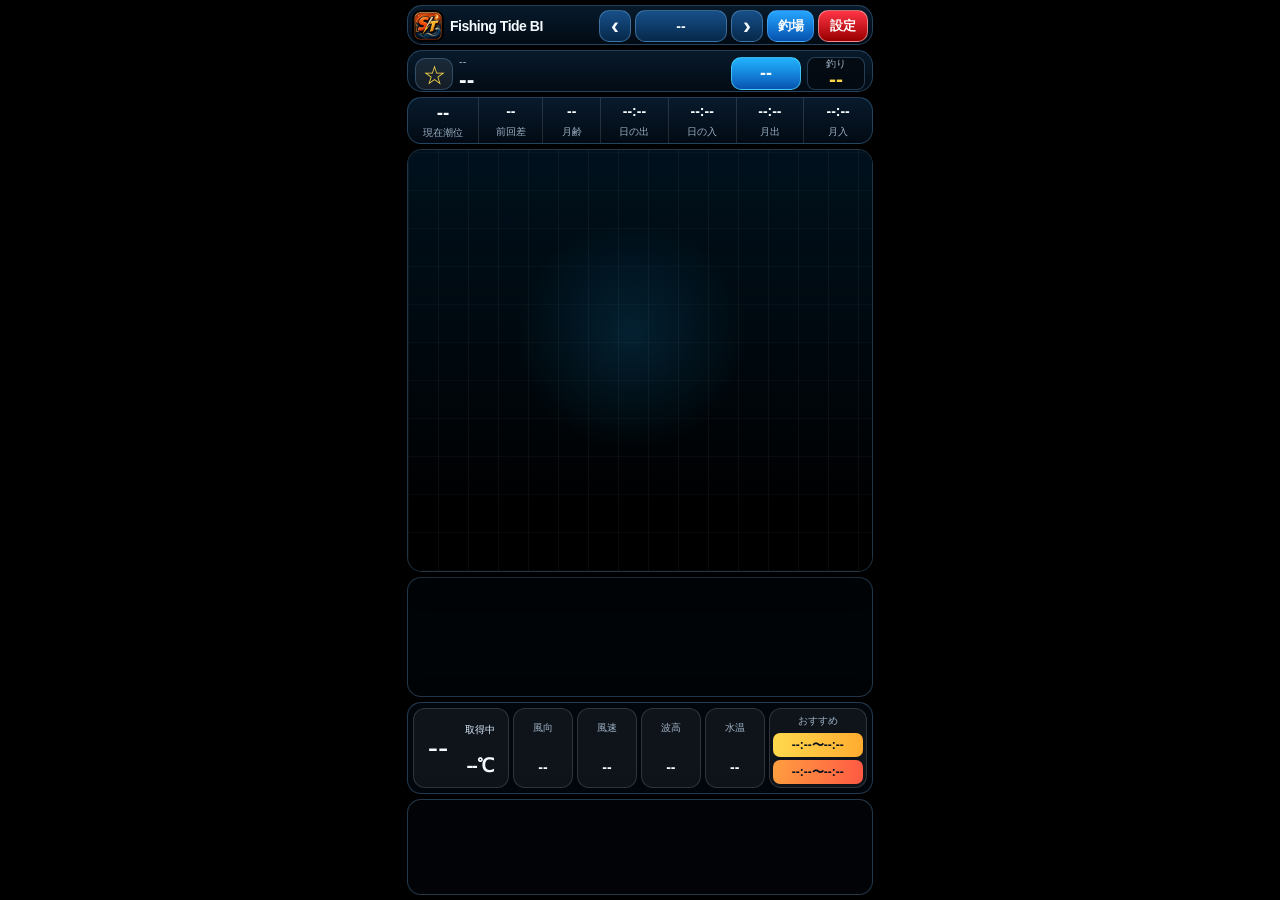
<file: index.html>
<!doctype html>
<html lang="ja">
<head>
<meta charset="utf-8" />
<meta name="viewport" content="width=device-width, initial-scale=1, viewport-fit=cover" />
<meta name="theme-color" content="#000000" />
<title>Fishing Tide BI サーフ強化版</title>
<link rel="manifest" href="manifest.webmanifest">
<link rel="apple-touch-icon" href="apple-touch-icon.png">
<link rel="icon" href="icon-192.png">
<link rel="preconnect" href="https://api.open-meteo.com">
<link rel="preconnect" href="https://marine-api.open-meteo.com">
<link rel="preconnect" href="https://api.p2pquake.net">
<link rel="stylesheet" href="style.css" />
</head>
<body>
  <section id="quakeAlert" class="quakeAlert" aria-live="assertive" hidden>
    <div class="quakeBox">
      <div class="quakeTitle">地震発生</div>
      <div id="quakeScale" class="quakeScale">震度--</div>
      <div id="quakeEpicenter" class="quakeEpicenter">震源：--</div>
      <div id="quakeMessage" class="quakeMessage">海岸・堤防・河口から離れてください</div>
      <div id="quakeTsunami" class="quakeTsunami">津波情報を確認してください</div>
      <button id="quakeClose" class="quakeClose">確認しました</button>
    </div>
  </section>

  <main class="appShell" aria-label="Fishing Tide BI">
    <header class="topbar">
      <div class="brand"><img src="icon.png" class="brandIcon" alt="ST釣り潮"><span>Fishing Tide BI</span></div>
      <button id="prevDay" class="roundBtn" aria-label="前日">‹</button>
      <button id="dateButton" class="dateBtn">--</button>
      <button id="nextDay" class="roundBtn" aria-label="翌日">›</button>
      <button id="mapOpen" class="smallBtn primary">釣場</button>
      <button id="settingsOpen" class="smallBtn settingsBtn">設定</button>
    </header>

    <section class="pointbar">
      <button id="favButton" class="favBtn" aria-label="お気に入り">☆</button>
      <div class="pointTitle"><span id="prefName">--</span><strong id="pointName">--</strong></div>
      <div class="tideBadge" id="tideType">--</div>
      <div class="miniScore"><span>釣り</span><b id="scoreBadge">--</b></div>
    </section>

    <section class="statusStrip">
      <div><b id="currentTide">--</b><span>現在潮位</span></div>
      <div><b id="tideDiff">--</b><span>前回差</span></div>
      <div><b id="moonAge">--</b><span>月齢</span></div>
      <div><b id="sunrise">--:--</b><span>日の出</span></div>
      <div><b id="sunset">--:--</b><span>日の入</span></div>
      <div><b id="moonrise">--:--</b><span>月出</span></div>
      <div><b id="moonset">--:--</b><span>月入</span></div>
    </section>

    <section class="chartCard" aria-label="タイドグラフ">
      <svg id="tideSvg" viewBox="0 0 390 255" preserveAspectRatio="none"></svg>
    </section>

    <section class="hourlyCard" aria-label="時間別 天気 風 波">
      <div id="hourlyGrid" class="hourlyGrid"></div>
    </section>

    <section class="nowCard">
      <div class="weatherNow"><div id="weatherIcon">--</div><span id="weatherText">取得中</span><b id="temperature">--℃</b></div>
      <div class="metric"><span>風向</span><b id="windDir">--</b></div>
      <div class="metric"><span>風速</span><b id="windSpeed">--</b></div>
      <div class="metric"><span>波高</span><b id="waveHeight">--</b></div>
      <div class="metric"><span>水温</span><b id="waterTemp">--</b></div>
      <div class="bestBox"><span>おすすめ</span><b id="bestTime1">--:--〜--:--</b><b id="bestTime2">--:--〜--:--</b></div>
    </section>

    <section class="pointsPanel">
      <div id="pointGrid" class="pointGrid"></div>
    </section>
  </main>

  <dialog id="mapDialog" class="mapDialog">
    <div class="mapPanel spotSelectPanel">
      <div class="mapHead">
        <button id="mapClose" class="smallBtn">閉じる</button>
        <strong>釣り場候補から登録</strong>
        <button id="nearButton" class="smallBtn primary">近い順</button>
      </div>
      <p class="spotLead">地図は使わず、県・種類・釣り場名から選びます。選択すると緯度・経度は自動で入ります。</p>
      <div class="prefChips" id="prefChips"></div>
      <div class="typeChips" id="typeChips"></div>
      <div class="mapInfo spotChoiceInfo">
        <div><b id="mapSpotName">釣り場を選択</b><span id="mapSpotMeta">愛知・三重・静岡のサーフを増やしています</span></div>
        <button id="registerMapSpot" class="yellowBtn" disabled>登録</button>
        <button id="openGoogleMap" class="smallBtn" disabled>確認</button>
      </div>
      <div class="spotList" id="spotList"></div>
    </div>
  </dialog>

  <dialog id="settingsDialog" class="settingsDialog">
    <form method="dialog" class="settingsPanel">
      <div class="dialogHead"><strong>設定・警報</strong><button value="close">×</button></div>
      <p class="hint">9地点までホーム画面に表示します。釣り場候補から選ぶと、空きがあれば追加、満杯なら現在表示中の地点と入れ替えます。</p>
      <div class="quakeSettings">
        <div class="quakeSettingsHead">
          <strong>地震・津波アラート</strong><span class="quakeSub">釣り場安全</span>
          <label class="switchLine"><input id="quakeAlertToggle" type="checkbox"> ON</label>
        </div>
        <p>震度3以上、または津波情報がある場合に、赤い全画面警告を表示します。</p>
        <div class="quakeButtons">
          <button id="enableAlarm" type="button" class="wideBtn warningBtn">警報音を有効化</button>
          <button id="testQuakeAlert" type="button" class="wideBtn dangerBtn">警報テスト</button>
        </div>
        <div id="quakeStatus" class="quakeStatus">地震情報：待機中</div>
      </div>

      <div id="manageList" class="manageList"></div>
      <button id="resetPoints" type="button" value="" class="wideBtn">初期9地点に戻す</button>
      <button value="close" class="wideBtn">閉じる</button>
    </form>
  </dialog>

<script src="script.js"></script>
</body>
</html>
</file>
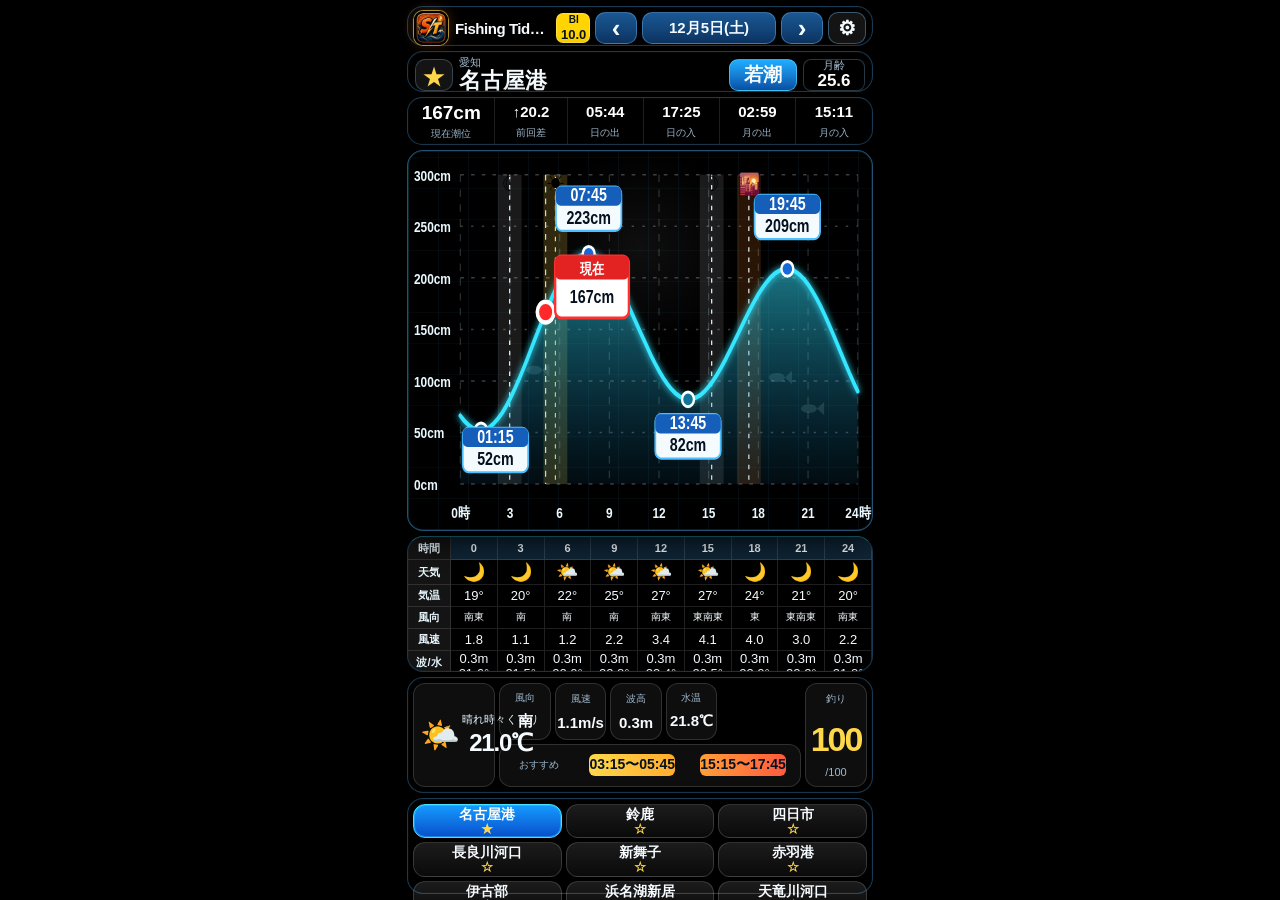
<file: fishing-tide-bi-final-black-graph-fixed-onefile.html>
<!doctype html>
<html lang="ja">
<head>
<meta charset="utf-8" />
<meta name="viewport" content="width=device-width, initial-scale=1, viewport-fit=cover" />
<meta name="theme-color" content="#06111f" />
<title>Fishing Tide BI</title>
<link rel="manifest" href="manifest.webmanifest">
<link rel="apple-touch-icon" href="apple-touch-icon.png">
<link rel="icon" href="icon-192.png">
<style>
:root{
  --bg:#06111f; --panel:rgba(9,31,54,.92); --panel2:rgba(15,45,76,.92);
  --line:rgba(157,215,255,.25); --text:#f5fbff; --muted:#9fb8cc;
  --cyan:#35e6ff; --blue:#1388ff; --yellow:#ffd84a; --orange:#ff8b2a; --red:#ff3d3d;
  --green:#67f6aa; --black:#020810;
}
*{box-sizing:border-box; -webkit-tap-highlight-color:transparent}
html,body{height:100%;margin:0;background:#000;color:var(--text);font-family:-apple-system,BlinkMacSystemFont,"Segoe UI","Hiragino Sans","Hiragino Kaku Gothic ProN",Meiryo,sans-serif;overscroll-behavior:none;}
body{display:grid;place-items:center;overflow:hidden;}
button,input,select{font:inherit;color:inherit}
button{border:0;cursor:pointer}
.phone{
  width:min(100vw,480px); height:100dvh; max-height:980px; min-height:620px; overflow:hidden;
  padding:calc(env(safe-area-inset-top) + 6px) 7px calc(env(safe-area-inset-bottom) + 6px);
  background:
    radial-gradient(circle at 14% 6%,rgba(42,182,255,.28),transparent 24%),
    radial-gradient(circle at 82% 34%,rgba(38,255,218,.09),transparent 26%),
    linear-gradient(180deg,#06111f 0%,#06213b 48%,#05101d 100%);
  display:grid; gap:5px;
  grid-template-rows:40px 41px 48px minmax(218px,1fr) 116px 136px 96px;
}
.topbar,.pointbar,.sunmoon,.chartCard,.nowCard,.hourly,.points{border:1px solid var(--line);background:var(--panel);box-shadow:0 10px 28px rgba(0,0,0,.28);}
.topbar{display:grid;grid-template-columns:1fr 42px 134px 42px 38px;align-items:center;gap:5px;border-radius:16px;padding:4px 6px;}
.brand{display:flex;align-items:center;gap:7px;min-width:0}.bi{display:grid;place-items:center;width:34px;height:32px;line-height:1;border-radius:5px;background:#ffd400;color:#06111f;font-weight:900;font-size:13px}.bi b{font-size:13px}.title{font-weight:900;letter-spacing:-.03em;font-size:15px;white-space:nowrap;overflow:hidden;text-overflow:ellipsis}
.navbtn,.datebtn,.gear{height:32px;border-radius:10px;background:linear-gradient(180deg,#1a5793,#0d3563);border:1px solid rgba(122,198,255,.38);font-weight:900}.navbtn{font-size:26px;line-height:1}.datebtn{font-size:15px}.gear{background:rgba(255,255,255,.08);font-size:20px}
.pointbar{border-radius:16px;display:grid;grid-template-columns:38px 1fr 68px 62px;align-items:center;gap:6px;padding:5px 7px}.star{height:32px;border-radius:10px;background:rgba(255,255,255,.08);border:1px solid var(--line);font-size:24px;color:var(--yellow)}.pointname{min-width:0;line-height:1.08}.pointname span{display:block;color:var(--muted);font-size:11px}.pointname strong{display:block;font-size:22px;white-space:nowrap;overflow:hidden;text-overflow:ellipsis}.tideBadge{height:32px;border-radius:9px;background:linear-gradient(180deg,#21adff,#0b53a9);display:grid;place-items:center;font-size:19px;font-weight:900;border:1px solid rgba(95,226,255,.6)}.moonBox{height:32px;border-radius:8px;background:rgba(0,0,0,.3);border:1px solid var(--line);display:grid;grid-template-columns:1fr;place-items:center;line-height:.9}.moonBox span{font-size:11px;color:var(--muted)}.moonBox b{font-size:17px;color:#fff}
.sunmoon{border-radius:15px;display:grid;grid-template-columns:1.15fr .95fr repeat(4,1fr);gap:0;overflow:hidden}.sunmoon div{display:grid;place-items:center;border-right:1px solid rgba(255,255,255,.12);padding:2px 0;line-height:1.05}.sunmoon div:last-child{border-right:0}.sunmoon b{font-size:15px;color:#fff}.sunmoon div:first-child b{font-size:19px;color:#fff}.sunmoon span{font-size:10px;color:var(--muted)}
.chartCard{position:relative;border-radius:16px;overflow:hidden;background:linear-gradient(180deg,rgba(8,45,76,.98),rgba(4,24,43,.98));min-height:0}.chartCard:before{content:"";position:absolute;inset:0;background:radial-gradient(circle at 50% 18%,rgba(82,198,255,.14),transparent 32%),repeating-linear-gradient(90deg,rgba(255,255,255,.035) 0 1px,transparent 1px 30px);opacity:.8}#tideSvg{position:relative;width:100%;height:100%;display:block;z-index:1}.axisText{font-size:10px;fill:#eaf8ff;font-weight:700}.smallText{font-size:9px;fill:#c9e4f7}.labelText{font-size:12px;fill:#06111f;font-weight:900}.calloutTime{font-size:12px;fill:#fff;font-weight:900}.calloutCm{font-size:12px;fill:#06111f;font-weight:900}.currentText{font-size:10px;fill:#fff;font-weight:900}.fish{fill:rgba(205,246,255,.14)}
.nowCard{border-radius:16px;display:grid;grid-template-columns:1.6fr repeat(4,1fr) 1.55fr 62px;gap:4px;padding:5px;background:rgba(7,28,50,.94)}.weatherMain,.metric,.bestTime,.score{border:1px solid rgba(255,255,255,.14);background:rgba(255,255,255,.055);border-radius:12px;display:grid;place-items:center;text-align:center;min-width:0}.weatherMain{grid-row:span 2;grid-template-columns:44px 1fr;align-items:center;padding:4px}.weatherIcon{font-size:32px}.weatherMain span{display:block;font-size:11px;color:#eaf8ff;white-space:nowrap;overflow:hidden;text-overflow:ellipsis}.weatherMain strong{display:block;font-size:24px;letter-spacing:-.05em}.metric{padding:4px 1px}.metric span,.bestTime span,.score span{font-size:10px;color:var(--muted)}.metric b{font-size:15px;white-space:nowrap}.bestTime{grid-column:2/7;grid-template-columns:72px 1fr 1fr;padding:3px;gap:3px}.bestTime b{display:grid;place-items:center;height:22px;border-radius:6px;font-size:14px;color:#06111f;background:linear-gradient(90deg,#ffd84a,#ffad2e)}.bestTime b:last-child{background:linear-gradient(90deg,#ff9f39,#ff5b3d)}.score{grid-column:7;grid-row:1/3}.score b{font-size:34px;color:var(--yellow);letter-spacing:-.06em;line-height:.95}.score small{font-size:11px;color:var(--muted);margin-top:-6px}
.hourly{border-radius:16px;overflow:hidden;background:rgba(4,18,32,.96)}.grid{height:100%;display:grid;grid-template-columns:43px repeat(9,1fr);grid-template-rows:23px 25px 22px 22px 22px 22px;font-size:11px;text-align:center}.grid>div{border-right:1px solid rgba(255,255,255,.13);border-bottom:1px solid rgba(255,255,255,.12);display:grid;place-items:center;min-width:0}.grid .rowHead{font-weight:800;color:#e8f8ff;background:rgba(255,255,255,.075)}.grid .time{font-weight:900;background:rgba(64,104,132,.35)}.grid .ico{font-size:18px;line-height:1}.grid .val{font-size:13px}.grid .tiny{font-size:10px;line-height:1.05}.grid .windArrow{font-size:17px;line-height:.8}.grid>div:nth-last-child(-n+10){border-bottom:0}
.points{border-radius:16px;padding:5px;background:rgba(5,20,36,.96)}.pointGrid{height:100%;display:grid;grid-template-columns:repeat(3,1fr);grid-template-rows:repeat(3,1fr);gap:4px}.pointBtn{border-radius:12px;background:linear-gradient(180deg,rgba(255,255,255,.11),rgba(255,255,255,.04));border:1px solid rgba(255,255,255,.16);font-weight:900;font-size:14px;line-height:1.05;display:grid;place-items:center;padding:2px}.pointBtn.active{background:linear-gradient(180deg,#159bff,#084fcb);border-color:#45e2ff;color:#fff;box-shadow:0 0 0 1px rgba(53,230,255,.35) inset}.pointBtn .miniStar{font-size:12px;color:var(--yellow);margin-top:1px}
.manageDialog{width:min(94vw,440px);border:0;padding:0;border-radius:20px;background:transparent;color:var(--text)}.manageDialog::backdrop{background:rgba(0,0,0,.72)}.managePanel{background:linear-gradient(180deg,#092641,#061321);border:1px solid rgba(153,219,255,.3);border-radius:20px;padding:12px;box-shadow:0 24px 80px rgba(0,0,0,.55)}.dialogHead{display:flex;justify-content:space-between;align-items:center;margin-bottom:8px}.dialogHead strong{font-size:20px}.dialogHead button{width:38px;height:38px;border-radius:10px;background:rgba(255,255,255,.1);font-size:24px}.prefTabs{display:grid;grid-template-columns:repeat(3,1fr);gap:6px;margin-bottom:8px}.prefTabs button,.dialogActions button,.addGrid button{height:40px;border-radius:12px;background:rgba(255,255,255,.09);border:1px solid rgba(255,255,255,.18);font-weight:900}.prefTabs button.active{background:#0c83f2}.manageList{display:grid;grid-template-columns:repeat(2,1fr);gap:6px;max-height:220px;overflow:hidden}.manageItem{display:grid;grid-template-columns:1fr 34px;gap:5px;align-items:center;background:rgba(255,255,255,.07);border:1px solid rgba(255,255,255,.13);border-radius:12px;padding:5px 6px;font-size:13px}.manageItem button{width:32px;height:32px;border-radius:9px;background:rgba(255,61,61,.75);font-weight:900}.addGrid{display:grid;grid-template-columns:72px 1fr 78px 78px 64px;gap:6px;margin-top:10px}.addGrid input,.addGrid select{height:40px;border-radius:10px;border:1px solid rgba(255,255,255,.16);background:rgba(0,0,0,.25);padding:0 8px;color:var(--text);min-width:0}.hint{font-size:11px;color:var(--muted);margin:8px 0}.dialogActions{display:grid;grid-template-columns:1fr 92px;gap:8px}
@media (max-width:390px){.phone{grid-template-rows:38px 39px 45px minmax(204px,1fr) 108px 126px 88px;gap:4px;padding-left:5px;padding-right:5px}.topbar{grid-template-columns:1fr 36px 118px 36px 34px}.title{font-size:13px}.datebtn{font-size:13px}.pointname strong{font-size:19px}.tideBadge{font-size:17px}.sunmoon b{font-size:13px}.sunmoon div:first-child b{font-size:16px}.nowCard{grid-template-columns:1.45fr repeat(4,1fr) 1.45fr 56px}.weatherMain strong{font-size:21px}.weatherIcon{font-size:28px}.metric b{font-size:13px}.bestTime{grid-template-columns:62px 1fr 1fr}.bestTime b{font-size:12px}.score b{font-size:28px}.grid{grid-template-columns:38px repeat(9,1fr);font-size:10px;grid-template-rows:21px 23px 20px 20px 20px 20px}.grid .val{font-size:12px}.pointBtn{font-size:12px}.addGrid{grid-template-columns:1fr 1fr;}.addGrid button{grid-column:span 2}}
@media (max-height:720px){.phone{grid-template-rows:35px 36px 40px minmax(180px,1fr) 92px 112px 76px;gap:3px}.sunmoon span,.metric span,.bestTime span,.score span{font-size:9px}.weatherMain strong{font-size:19px}.grid{grid-template-rows:18px 20px 18px 18px 18px 18px}.pointBtn{font-size:11px;border-radius:9px}.bestTime b{height:18px;font-size:11px}.weatherIcon{font-size:24px}.manageList{max-height:170px}}
/* Final icon integration */
.appLogo{
  width:34px;
  height:34px;
  border-radius:9px;
  object-fit:cover;
  box-shadow:0 0 0 1px rgba(255,216,74,.65),0 0 14px rgba(255,139,42,.28);
  flex:0 0 auto;
}
.scoreMini{
  display:grid;
  place-items:center;
  min-width:34px;
  height:30px;
  padding:0 4px;
  border-radius:7px;
  background:#ffd400;
  color:#06111f;
  font-weight:900;
  font-size:10px;
  line-height:1;
  border:1px solid rgba(255,255,255,.25);
}
.scoreMini b{font-size:13px;line-height:1;}
@media (max-width:390px){
  .appLogo{width:30px;height:30px;border-radius:8px;}
  .scoreMini{display:none;}
}


/* 2026-07 update: black background + hourly table directly under tide graph */
html,body{background:#000!important;}
.phone{
  background:#000!important;
  grid-template-rows:40px 41px 48px minmax(218px,1fr) 136px 116px 96px!important;
}
.topbar,.pointbar,.sunmoon,.chartCard,.nowCard,.hourly,.points{
  background:rgba(2,8,14,.96)!important;
  border-color:rgba(99,178,236,.28)!important;
  box-shadow:0 10px 26px rgba(0,0,0,.55)!important;
}
.chartCard{
  background:linear-gradient(180deg,rgba(3,20,34,.98),rgba(0,7,13,.98))!important;
}
.chartCard:before{
  background:radial-gradient(circle at 50% 20%,rgba(49,193,255,.16),transparent 30%),repeating-linear-gradient(90deg,rgba(255,255,255,.035) 0 1px,transparent 1px 30px)!important;
}
.hourly{
  background:rgba(0,5,10,.98)!important;
  border-top-color:rgba(53,230,255,.42)!important;
}
.nowCard{
  background:rgba(1,8,15,.98)!important;
}
.points{
  background:rgba(0,5,10,.98)!important;
}
@media (max-width:390px){
  .phone{grid-template-rows:38px 39px 45px minmax(204px,1fr) 126px 108px 88px!important;}
}
@media (max-height:720px){
  .phone{grid-template-rows:35px 36px 40px minmax(180px,1fr) 112px 92px 76px!important;}
}

/* 2026-07-07 FIX: full black app + black tide graph + confirmed container order */
html, body{
  background:#000 !important;
}
body{
  background:#000 !important;
}
.phone{
  background:#000 !important;
  grid-template-rows:40px 41px 48px minmax(218px,1fr) 136px 116px 96px !important;
}
.topbar{grid-row:1 !important;}
.pointbar{grid-row:2 !important;}
.sunmoon{grid-row:3 !important;}
.chartCard{grid-row:4 !important;}
.hourly{grid-row:5 !important;}
.nowCard{grid-row:6 !important;}
.points{grid-row:7 !important;}

/* Graph itself: not blue. Make the tide graph panel black. */
.chartCard{
  background:#000 !important;
  border-color:rgba(80,180,255,.45) !important;
  box-shadow:0 0 0 1px rgba(0,210,255,.12) inset,0 10px 26px rgba(0,0,0,.75) !important;
}
.chartCard:before{
  background:
    radial-gradient(circle at 50% 26%,rgba(255,255,255,.06),transparent 28%),
    repeating-linear-gradient(90deg,rgba(100,210,255,.055) 0 1px,transparent 1px 30px),
    repeating-linear-gradient(0deg,rgba(100,210,255,.04) 0 1px,transparent 1px 31px) !important;
  opacity:1 !important;
}

/* Other containers are black too, but keep borders visible. */
.topbar,.pointbar,.sunmoon,.nowCard,.hourly,.points{
  background:#000 !important;
  border-color:rgba(80,180,255,.32) !important;
  box-shadow:0 8px 22px rgba(0,0,0,.75),0 0 0 1px rgba(255,255,255,.025) inset !important;
}
.hourly{
  margin-top:0 !important;
  background:#000 !important;
  border-top-color:rgba(53,230,255,.55) !important;
}
.grid .time{background:rgba(40,95,140,.38) !important;}
.grid .rowHead{background:rgba(255,255,255,.08) !important;}
.nowCard{background:#000 !important;}
.points{background:#000 !important;}

@media (max-width:390px){
  .phone{grid-template-rows:38px 39px 45px minmax(204px,1fr) 126px 108px 88px !important;}
}
@media (max-height:720px){
  .phone{grid-template-rows:35px 36px 40px minmax(180px,1fr) 112px 92px 76px !important;}
}

</style>
</head>
<body>
  <main class="phone" aria-label="Fishing Tide BI one page dashboard">
    <header class="topbar">
      <div class="brand"><img class="appLogo" src="icon.png" alt="ST釣り潮アイコン"><span class="title">Fishing Tide BI</span><span class="scoreMini">BI <b id="scoreBadge">--</b></span></div>
      <button id="prevDay" class="navbtn" aria-label="前日">‹</button>
      <button id="dateButton" class="datebtn" aria-label="日付">--</button>
      <button id="nextDay" class="navbtn" aria-label="翌日">›</button>
      <button id="manageButton" class="gear" aria-label="ポイント管理">⚙</button>
    </header>

    <section class="pointbar" aria-label="現在のポイント">
      <button id="favoriteButton" class="star" aria-label="お気に入り">☆</button>
      <div class="pointname"><span id="prefName">--</span><strong id="pointName">--</strong></div>
      <div class="tideBadge" id="tideType">--</div>
      <div class="moonBox"><span>月齢</span><b id="moonAge">--</b></div>
    </section>

    <section class="sunmoon" aria-label="日の出・月の出">
      <div><b id="currentTide">--cm</b><span>現在潮位</span></div>
      <div><b id="tideDiff">--</b><span>前回差</span></div>
      <div><b id="sunrise">--:--</b><span>日の出</span></div>
      <div><b id="sunset">--:--</b><span>日の入</span></div>
      <div><b id="moonrise">--:--</b><span>月の出</span></div>
      <div><b id="moonset">--:--</b><span>月の入</span></div>
    </section>

    <section class="chartCard" aria-label="タイドグラフ">
      <svg id="tideSvg" viewBox="0 0 390 256" preserveAspectRatio="none" role="img" aria-label="24時間タイドグラフ"></svg>
    </section>

    <section class="hourly" aria-label="1時間ごとの天気・風向・風速・波高">
      <div class="grid" id="hourlyGrid"></div>
    </section>

    <section class="nowCard" aria-label="現在の釣り条件">
      <div class="weatherMain">
        <div id="weatherIcon" class="weatherIcon">--</div>
        <div><span id="weatherText">取得中</span><strong id="temperature">--.-℃</strong></div>
      </div>
      <div class="metric"><span>風向</span><b id="windDir">--</b></div>
      <div class="metric"><span>風速</span><b id="windSpeed">--</b></div>
      <div class="metric"><span>波高</span><b id="waveHeight">--</b></div>
      <div class="metric"><span>水温</span><b id="waterTemp">--</b></div>
      <div class="bestTime"><span>おすすめ</span><b id="bestTime1">--:--〜--:--</b><b id="bestTime2">--:--〜--:--</b></div>
      <div class="score"><span>釣り</span><b id="fishScore">--</b><small>/100</small></div>
    </section>

    <section class="points" aria-label="ポイント選択">
      <div id="pointGrid" class="pointGrid"></div>
    </section>
  </main>

  <dialog id="manageDialog" class="manageDialog">
    <form method="dialog" class="managePanel">
      <div class="dialogHead"><strong>ポイント管理</strong><button value="close" aria-label="閉じる">×</button></div>
      <div class="prefTabs" id="prefTabs"></div>
      <div class="manageList" id="manageList"></div>
      <div class="addGrid">
        <select id="addPref" aria-label="県">
          <option>三重</option><option>愛知</option><option>静岡</option>
        </select>
        <input id="addName" placeholder="例：衣浦港" maxlength="8" />
        <input id="addLat" placeholder="緯度" inputmode="decimal" />
        <input id="addLon" placeholder="経度" inputmode="decimal" />
        <button id="addPoint" value="" type="button">登録</button>
      </div>
      <p class="hint">メイン画面は9地点まで表示。削除しても「初期に戻す」で復帰できます。</p>
      <div class="dialogActions"><button id="resetPoints" value="" type="button">初期9地点に戻す</button><button value="close">閉じる</button></div>
    </form>
  </dialog>

<script>
const DEFAULT_POINTS = [
  { name:'鈴鹿', pref:'三重', lat:34.884, lon:136.606, amp:72, base:132, phase:1.4 },
  { name:'四日市', pref:'三重', lat:34.965, lon:136.642, amp:76, base:135, phase:1.1 },
  { name:'長良川河口', pref:'三重', lat:35.056, lon:136.700, amp:82, base:140, phase:0.9 },
  { name:'名古屋港', pref:'愛知', lat:35.084, lon:136.881, amp:86, base:142, phase:0.5 },
  { name:'新舞子', pref:'愛知', lat:34.951, lon:136.826, amp:74, base:128, phase:0.6 },
  { name:'赤羽港', pref:'愛知', lat:34.612, lon:137.171, amp:58, base:108, phase:-0.1 },
  { name:'伊古部', pref:'愛知', lat:34.621, lon:137.442, amp:54, base:106, phase:-0.5 },
  { name:'浜名湖新居', pref:'静岡', lat:34.695, lon:137.562, amp:48, base:96, phase:-0.8 },
  { name:'天竜川河口', pref:'静岡', lat:34.649, lon:137.818, amp:50, base:100, phase:-1.1 }
];

const $ = id => document.getElementById(id);
const state = {
  points: loadPoints(),
  selectedName: localStorage.getItem('ftbi.selected') || '名古屋港',
  favorites: new Set(JSON.parse(localStorage.getItem('ftbi.favorites') || '["名古屋港"]')),
  dateOffset: 0,
  weather: null,
  marine: null,
  selectedPref: '愛知'
};

function loadPoints(){
  try { return JSON.parse(localStorage.getItem('ftbi.points')) || DEFAULT_POINTS; }
  catch { return DEFAULT_POINTS; }
}
function savePoints(){ localStorage.setItem('ftbi.points', JSON.stringify(state.points)); }
function saveFavs(){ localStorage.setItem('ftbi.favorites', JSON.stringify([...state.favorites])); }
function point(){ return state.points.find(p=>p.name===state.selectedName) || state.points[0] || DEFAULT_POINTS[3]; }
function selectedDate(){ const d = new Date(); d.setDate(d.getDate()+state.dateOffset); d.setHours(0,0,0,0); return d; }
function ymd(d){ return `${d.getFullYear()}-${String(d.getMonth()+1).padStart(2,'0')}-${String(d.getDate()).padStart(2,'0')}`; }
function hm(hour){ let h = Math.floor(hour)%24; let m = Math.round((hour-Math.floor(hour))*60); if(m===60){h=(h+1)%24;m=0;} return `${String(h).padStart(2,'0')}:${String(m).padStart(2,'0')}`; }
function fmtDate(d){ const w = '日月火水木金土'[d.getDay()]; return `${d.getMonth()+1}月${d.getDate()}日(${w})`; }
function clamp(v,a,b){ return Math.max(a, Math.min(b,v)); }

function moonAge(date){
  const synodic = 29.530588853;
  const ref = Date.UTC(2000,0,6,18,14,0);
  const days = (Date.UTC(date.getFullYear(),date.getMonth(),date.getDate(),12)-ref)/86400000;
  return ((days % synodic) + synodic) % synodic;
}
function tideClass(age){
  const a = age;
  if(a < 1.5 || a > 28 || (a > 13.2 && a < 16.2)) return '大潮';
  if((a >= 9.5 && a < 10.8) || (a >= 24.2 && a < 25.5)) return '長潮';
  if((a >= 10.8 && a < 12.2) || (a >= 25.5 && a < 27)) return '若潮';
  if((a >= 6.7 && a < 9.5) || (a >= 21.4 && a < 24.2)) return '小潮';
  return '中潮';
}
function tideFactor(age){
  const spring = (Math.cos(2*Math.PI*age/14.765)+1)/2;
  return 0.62 + spring*0.55;
}
function tideHeight(p, hour, age){
  const amp = p.amp * tideFactor(age);
  const h = hour + p.phase + age*0.78;
  const semi = Math.sin(2*Math.PI*h/12.42);
  const daily = 0.22*Math.sin(2*Math.PI*(h-2.4)/24);
  return p.base + amp*(semi + daily);
}
function tideSeries(p, date){
  const age = moonAge(date);
  const data=[];
  for(let h=0; h<=24.001; h+=0.25){ data.push({hour:h, height:tideHeight(p,h,age)}); }
  const extrema=[];
  for(let i=1;i<data.length-1;i++){
    const prev=data[i-1].height, cur=data[i].height, next=data[i+1].height;
    if(cur>=prev && cur>=next) extrema.push({...data[i], type:'high'});
    if(cur<=prev && cur<=next) extrema.push({...data[i], type:'low'});
  }
  return {age, data, extrema};
}
function currentHour(){
  if(state.dateOffset !== 0) return 12;
  const d = new Date(); return d.getHours()+d.getMinutes()/60;
}
function sunTimes(date, lon){
  // lightweight seasonal approximation for Japan; display target only, not navigation data
  const start = new Date(date.getFullYear(),0,0);
  const n = Math.floor((date - start)/86400000);
  const latFactor = -0.75*Math.cos((n-172)/365*2*Math.PI);
  const sunrise = 5.02 + latFactor - (lon-136.8)*0.03;
  const sunset = 18.15 - latFactor - (lon-136.8)*0.03;
  return {sunrise:clamp(sunrise,4.4,7.1), sunset:clamp(sunset,16.8,19.3)};
}
function moonTimes(age){
  const rise = ((6 + age*0.82) % 24); const set = ((rise+12.2)%24); return {rise,set};
}
function weatherIcon(code, hour){
  if([0].includes(code)) return hour>=18||hour<5?'🌙':'☀️';
  if([1,2].includes(code)) return hour>=18||hour<5?'🌙':'🌤️';
  if([3].includes(code)) return '☁️';
  if([45,48].includes(code)) return '🌫️';
  if([51,53,55,56,57,61,63,65,66,67,80,81,82].includes(code)) return '🌧️';
  if([71,73,75,77,85,86].includes(code)) return '❄️';
  if([95,96,99].includes(code)) return '⛈️';
  return '☁️';
}
function weatherText(code){
  if(code===0) return '晴れ'; if([1,2].includes(code)) return '晴れ時々くもり'; if(code===3) return 'くもり';
  if([45,48].includes(code)) return '霧'; if([51,53,55].includes(code)) return '小雨'; if([61,63,65,80,81,82].includes(code)) return '雨';
  if([95,96,99].includes(code)) return '雷雨'; return 'くもり';
}
function compass(deg){
  if(deg == null || Number.isNaN(deg)) return '--';
  const dirs=['北','北北東','北東','東北東','東','東南東','南東','南南東','南','南南西','南西','西南西','西','西北西','北西','北北西'];
  return dirs[Math.round(deg/22.5)%16];
}
function windArrow(deg){ return `rotate(${deg || 0}deg)`; }
function nearestHourly(hourly, key, hour){
  if(!hourly || !hourly.time || !hourly[key]) return null;
  const date = ymd(selectedDate());
  let target = `${date}T${String(Math.min(23, Math.floor(hour))).padStart(2,'0')}:00`;
  let idx = hourly.time.indexOf(target);
  if(idx < 0) idx = Math.min(hourly[key].length-1, Math.max(0, Math.round(hour)));
  return hourly[key][idx];
}
function fallbackWeather(p){
  const hourly = {time:[], temperature_2m:[], relative_humidity_2m:[], precipitation:[], weather_code:[], wind_speed_10m:[], wind_direction_10m:[], wind_gusts_10m:[], surface_pressure:[]};
  const marine = {time:[], wave_height:[], wave_direction:[], sea_surface_temperature:[]};
  const date=ymd(selectedDate());
  for(let h=0;h<24;h++){
    hourly.time.push(`${date}T${String(h).padStart(2,'0')}:00`);
    const temp = 23 + 4*Math.sin((h-7)/24*2*Math.PI) + (p.pref==='静岡'?1:0);
    hourly.temperature_2m.push(+temp.toFixed(1));
    hourly.relative_humidity_2m.push(Math.round(72 - 10*Math.sin((h-8)/24*2*Math.PI)));
    hourly.precipitation.push(0);
    hourly.weather_code.push(h>18||h<5?1:2);
    hourly.wind_speed_10m.push(+(2.6 + 1.6*Math.sin((h-10)/24*2*Math.PI)).toFixed(1));
    hourly.wind_direction_10m.push(140 + 45*Math.sin(h/24*2*Math.PI));
    hourly.wind_gusts_10m.push(+(4.2 + 2*Math.sin((h-10)/24*2*Math.PI)).toFixed(1));
    hourly.surface_pressure.push(1013);
    marine.time.push(hourly.time[h]);
    marine.wave_height.push(+(p.pref==='愛知'?0.25:p.pref==='静岡'?0.45:0.3).toFixed(1));
    marine.wave_direction.push(150);
    marine.sea_surface_temperature.push(+(22.5 + 1.0*Math.sin((h-8)/24*2*Math.PI)).toFixed(1));
  }
  return {weather:{hourly}, marine:{hourly:marine}, fallback:true};
}
async function fetchData(p){
  const date = ymd(selectedDate());
  const weatherParams = new URLSearchParams({
    latitude:p.lat, longitude:p.lon, timezone:'Asia/Tokyo', start_date:date, end_date:date,
    hourly:'temperature_2m,relative_humidity_2m,precipitation,weather_code,wind_speed_10m,wind_direction_10m,wind_gusts_10m,surface_pressure'
  });
  const marineParams = new URLSearchParams({
    latitude:p.lat, longitude:p.lon, timezone:'Asia/Tokyo', start_date:date, end_date:date,
    hourly:'wave_height,wave_direction,sea_surface_temperature'
  });
  try{
    const [w,m] = await Promise.all([
      fetch(`https://api.open-meteo.com/v1/forecast?${weatherParams}`, {cache:'no-store'}),
      fetch(`https://marine-api.open-meteo.com/v1/marine?${marineParams}`, {cache:'no-store'})
    ]);
    if(!w.ok || !m.ok) throw new Error('api error');
    state.weather = await w.json(); state.marine = await m.json();
  } catch(e){
    const fb = fallbackWeather(p); state.weather = fb.weather; state.marine = fb.marine;
  }
}
function hourlyValues(hour){
  const wh = state.weather?.hourly || {}; const mh = state.marine?.hourly || {};
  return {
    temp: nearestHourly(wh,'temperature_2m',hour), hum: nearestHourly(wh,'relative_humidity_2m',hour), rain: nearestHourly(wh,'precipitation',hour), code: nearestHourly(wh,'weather_code',hour),
    wind: nearestHourly(wh,'wind_speed_10m',hour), dir: nearestHourly(wh,'wind_direction_10m',hour), gust: nearestHourly(wh,'wind_gusts_10m',hour), pressure: nearestHourly(wh,'surface_pressure',hour),
    wave: nearestHourly(mh,'wave_height',hour), water: nearestHourly(mh,'sea_surface_temperature',hour), waveDir: nearestHourly(mh,'wave_direction',hour)
  };
}
function scoreAt(hour, tideObj){
  const v = hourlyValues(hour);
  const p = point();
  const age = tideObj.age;
  const h1 = tideHeight(p, hour, age), h2 = tideHeight(p, Math.min(24,hour+1), age);
  const move = Math.abs(h2-h1);
  const sun = sunTimes(selectedDate(), p.lon);
  let s = 40;
  s += clamp(move/18,0,1)*22;
  s += Math.max(0, 1-Math.min(Math.abs(hour-sun.sunrise), Math.abs(hour-sun.sunset))/2.2)*18;
  s += (v.wave ?? 0.3) <= 0.6 ? 12 : (v.wave <= 1.0 ? 6 : -6);
  s += (v.wind ?? 3) <= 5 ? 12 : (v.wind <= 8 ? 4 : -10);
  s += (v.rain ?? 0) <= .2 ? 6 : -8;
  s += (['大潮','中潮'].includes(tideClass(age)) ? 8 : 0);
  return Math.round(clamp(s,0,100));
}
function bestWindows(tideObj){
  const arr=[]; for(let h=0;h<24;h+=0.5) arr.push({h,s:scoreAt(h,tideObj)});
  const picks=[];
  for(const row of [...arr].sort((a,b)=>b.s-a.s)){
    if(picks.every(p=>Math.abs(p.h-row.h)>4)){ picks.push(row); }
    if(picks.length===2) break;
  }
  return picks.map(p=>({start:clamp(p.h-1.25,0,23.5), end:clamp(p.h+1.25,0.5,24), score:p.s})).sort((a,b)=>a.start-b.start);
}
function createSvgEl(name, attrs={}){
  const el=document.createElementNS('http://www.w3.org/2000/svg',name);
  for(const [k,v] of Object.entries(attrs)) el.setAttribute(k,v);
  return el;
}
function drawTideChart(tideObj){
  const svg=$('tideSvg'); svg.innerHTML='';
  const W=390,H=256, L=44,R=12,T=16,B=31; const plotW=W-L-R, plotH=H-T-B;
  const ys = tideObj.data.map(d=>d.height); let minY=Math.floor((Math.min(...ys)-30)/50)*50; let maxY=Math.ceil((Math.max(...ys)+30)/50)*50; minY=Math.min(minY,0); maxY=Math.max(maxY,250);
  const x=h=>L+(h/24)*plotW; const y=cm=>T+(maxY-cm)/(maxY-minY)*plotH;
  const defs=createSvgEl('defs'); defs.innerHTML=`<linearGradient id="fill" x1="0" y1="0" x2="0" y2="1"><stop offset="0" stop-color="#35e6ff" stop-opacity=".55"/><stop offset="1" stop-color="#117baf" stop-opacity=".1"/></linearGradient><filter id="glow"><feGaussianBlur stdDeviation="2.5" result="b"/><feMerge><feMergeNode in="b"/><feMergeNode in="SourceGraphic"/></feMerge></filter>`; svg.appendChild(defs);
  for(let cm=Math.ceil(minY/50)*50; cm<=maxY; cm+=50){
    const yy=y(cm); svg.appendChild(createSvgEl('line',{x1:L,y1:yy,x2:W-R,y2:yy,stroke:'rgba(225,245,255,.25)','stroke-dasharray':cm%100===0?'3 6':'2 7'}));
    const t=createSvgEl('text',{x:5,y:yy+4,class:'axisText'}); t.textContent=`${cm}cm`; svg.appendChild(t);
  }
  for(let h=0; h<=24; h+=3){
    const xx=x(h); svg.appendChild(createSvgEl('line',{x1:xx,y1:T,x2:xx,y2:H-B,stroke:'rgba(225,245,255,.19)','stroke-dasharray':'5 5'}));
    const t=createSvgEl('text',{x:xx,y:H-8,class:'axisText','text-anchor':'middle'}); t.textContent=h===0?'0時':h===24?'24時':String(h); svg.appendChild(t);
  }
  const p=point(), sun=sunTimes(selectedDate(),p.lon), moon=moonTimes(tideObj.age);
  [{h:sun.sunrise,c:'rgba(255,216,74,.18)',txt:'☀'}, {h:sun.sunset,c:'rgba(255,128,40,.16)',txt:'🌇'}, {h:moon.rise,c:'rgba(255,255,255,.10)',txt:'☾'}, {h:moon.set,c:'rgba(255,255,255,.10)',txt:'☽'}].forEach(m=>{
    const xx=x(m.h); svg.appendChild(createSvgEl('rect',{x:xx-10,y:T,width:20,height:plotH,fill:m.c}));
    svg.appendChild(createSvgEl('line',{x1:xx,y1:T,x2:xx,y2:H-B,stroke:m.txt==='☀'?'#ffd84a':'#eaf8ff','stroke-dasharray':'3 4'}));
    const tt=createSvgEl('text',{x:xx,y:T+11,'text-anchor':'middle','font-size':'14'}); tt.textContent=m.txt; svg.appendChild(tt);
  });
  // fish silhouettes
  for(const f of [{x:106,y:148},{x:244,y:185},{x:310,y:153},{x:337,y:174}]){
    const g=createSvgEl('g',{class:'fish',transform:`translate(${f.x},${f.y}) scale(.75)`});
    g.appendChild(createSvgEl('ellipse',{cx:0,cy:0,rx:9,ry:4}));
    g.appendChild(createSvgEl('polygon',{points:'9,0 17,-6 17,6'}));
    svg.appendChild(g);
  }
  const linePath = tideObj.data.map((d,i)=>`${i?'L':'M'}${x(d.hour).toFixed(1)},${y(d.height).toFixed(1)}`).join(' ');
  const fillPath = `${linePath} L ${x(24)},${y(minY)} L ${x(0)},${y(minY)} Z`;
  svg.appendChild(createSvgEl('path',{d:fillPath,fill:'url(#fill)'}));
  svg.appendChild(createSvgEl('path',{d:linePath,fill:'none',stroke:'#35e6ff','stroke-width':'3',filter:'url(#glow)','stroke-linecap':'round'}));
  const extrema = tideObj.extrema.slice(0,5);
  extrema.forEach(e=>{
    const xx=x(e.hour), yy=y(e.height);
    svg.appendChild(createSvgEl('circle',{cx:xx,cy:yy,r:5,fill:e.type==='high'?'#1569d8':'#0f7498',stroke:'#fff','stroke-width':'2'}));
    const boxW=55, boxH=30, bx=clamp(xx-boxW/2,L+2,W-R-boxW-2), by=e.type==='high'?Math.max(T+8,yy-50):Math.min(H-B-38,yy+10);
    svg.appendChild(createSvgEl('rect',{x:bx,y:by,width:boxW,height:boxH,rx:5,fill:'#f4fbff',stroke:'#4dbfff','stroke-width':'1.5'}));
    svg.appendChild(createSvgEl('rect',{x:bx,y:by,width:boxW,height:13,rx:4,fill:'#155eba'}));
    let tt=createSvgEl('text',{x:bx+boxW/2,y:by+10,class:'calloutTime','text-anchor':'middle'}); tt.textContent=hm(e.hour); svg.appendChild(tt);
    let cc=createSvgEl('text',{x:bx+boxW/2,y:by+25,class:'calloutCm','text-anchor':'middle'}); cc.textContent=`${Math.round(e.height)}cm`; svg.appendChild(cc);
  });
  const ch=currentHour(), cv=tideHeight(p,ch,tideObj.age); const xx=x(ch), yy=y(cv);
  svg.appendChild(createSvgEl('line',{x1:xx,y1:T,x2:xx,y2:H-B,stroke:'#fff','stroke-dasharray':'4 4','stroke-opacity':'.8'}));
  svg.appendChild(createSvgEl('circle',{cx:xx,cy:yy,r:7,fill:'#ff2929',stroke:'#fff','stroke-width':'3'}));
  const bx=clamp(xx+8,L+2,W-80), by=clamp(yy-38,T+5,H-B-48);
  svg.appendChild(createSvgEl('rect',{x:bx,y:by,width:62,height:42,rx:5,fill:'#fff',stroke:'#ff3030','stroke-width':'2'}));
  svg.appendChild(createSvgEl('rect',{x:bx,y:by,width:62,height:16,rx:4,fill:'#e32222'}));
  let t=createSvgEl('text',{x:bx+31,y:by+12,class:'currentText','text-anchor':'middle'}); t.textContent='現在'; svg.appendChild(t);
  let c=createSvgEl('text',{x:bx+31,y:by+32,class:'calloutCm','text-anchor':'middle'}); c.textContent=`${Math.round(cv)}cm`; svg.appendChild(c);
}
function renderHeader(tideObj){
  const p=point(), date=selectedDate(), age=tideObj.age, cls=tideClass(age), current=tideHeight(p,currentHour(),age), prev=tideHeight(p,Math.max(0,currentHour()-0.5),age), diff=current-prev;
  const sun=sunTimes(date,p.lon), moon=moonTimes(age);
  $('prefName').textContent=p.pref; $('pointName').textContent=p.name; $('dateButton').textContent=fmtDate(date);
  $('tideType').textContent=cls; $('moonAge').textContent=age.toFixed(1); $('currentTide').textContent=`${Math.round(current)}cm`;
  $('tideDiff').textContent=`${diff>=0?'↑':'↓'}${Math.abs(diff).toFixed(1)}`;
  $('sunrise').textContent=hm(sun.sunrise); $('sunset').textContent=hm(sun.sunset); $('moonrise').textContent=hm(moon.rise); $('moonset').textContent=hm(moon.set);
  $('favoriteButton').textContent=state.favorites.has(p.name)?'★':'☆';
}
function renderNow(tideObj){
  const h=currentHour(), v=hourlyValues(h), windows=bestWindows(tideObj), score=scoreAt(h,tideObj);
  $('weatherIcon').textContent=weatherIcon(v.code ?? 2,h); $('weatherText').textContent=weatherText(v.code ?? 2);
  $('temperature').textContent=`${(v.temp ?? 0).toFixed(1)}℃`; $('windDir').textContent=compass(v.dir); $('windSpeed').textContent=`${(v.wind ?? 0).toFixed(1)}m/s`;
  $('waveHeight').textContent=`${(v.wave ?? 0).toFixed(1)}m`; $('waterTemp').textContent=`${(v.water ?? 0).toFixed(1)}℃`;
  $('bestTime1').textContent=windows[0]?`${hm(windows[0].start)}〜${hm(windows[0].end)}`:'--:--〜--:--'; $('bestTime2').textContent=windows[1]?`${hm(windows[1].start)}〜${hm(windows[1].end)}`:'--:--〜--:--';
  $('fishScore').textContent=score; $('scoreBadge').textContent=(score/10).toFixed(1);
}
function renderHourly(){
  const g=$('hourlyGrid'); g.innerHTML='';
  const hours=[0,3,6,9,12,15,18,21,23];
  const rows=[
    ['時間',...hours.map(h=>h===23?'24':String(h))],
    ['天気',...hours.map(h=>weatherIcon(hourlyValues(h).code ?? 2,h))],
    ['気温',...hours.map(h=>`${Math.round(hourlyValues(h).temp ?? 0)}°`)],
    ['風向',...hours.map(h=>compass(hourlyValues(h).dir))],
    ['風速',...hours.map(h=>`${(hourlyValues(h).wind ?? 0).toFixed(1)}`)],
    ['波/水',...hours.map(h=>`${(hourlyValues(h).wave ?? 0).toFixed(1)}m\n${(hourlyValues(h).water ?? 0).toFixed(1)}°`)]
  ];
  rows.forEach((row,ri)=>row.forEach((cell,ci)=>{
    const div=document.createElement('div');
    if(ci===0) div.className='rowHead'; else if(ri===0) div.className='time'; else if(ri===1) div.className='ico'; else div.className=ri===3?'tiny':'val';
    if(String(cell).includes('\n')){ div.innerHTML=String(cell).replace('\n','<br>'); } else div.textContent=cell;
    g.appendChild(div);
  }));
}
function renderPoints(){
  const grid=$('pointGrid'); grid.innerHTML='';
  let visible=[...state.favorites].map(n=>state.points.find(p=>p.name===n)).filter(Boolean);
  state.points.forEach(p=>{ if(!visible.find(v=>v.name===p.name)) visible.push(p); });
  visible = visible.slice(0,9);
  visible.forEach(p=>{
    const btn=document.createElement('button'); btn.className='pointBtn'+(p.name===state.selectedName?' active':'');
    btn.innerHTML=`<span>${p.name}</span><span class="miniStar">${state.favorites.has(p.name)?'★':'☆'}</span>`;
    btn.addEventListener('click',()=>{ state.selectedName=p.name; localStorage.setItem('ftbi.selected',p.name); update(); });
    grid.appendChild(btn);
  });
  while(grid.children.length<9){ const b=document.createElement('button'); b.className='pointBtn'; b.textContent='未登録'; b.addEventListener('click',openManage); grid.appendChild(b); }
}
function renderManage(){
  const tabs=$('prefTabs'); tabs.innerHTML=''; ['三重','愛知','静岡'].forEach(pref=>{
    const b=document.createElement('button'); b.type='button'; b.textContent=pref; b.className=pref===state.selectedPref?'active':'';
    b.onclick=()=>{ state.selectedPref=pref; renderManage(); }; tabs.appendChild(b);
  });
  $('addPref').value=state.selectedPref;
  const list=$('manageList'); list.innerHTML='';
  state.points.filter(p=>p.pref===state.selectedPref).forEach(p=>{
    const row=document.createElement('div'); row.className='manageItem';
    const label=document.createElement('span'); label.textContent=`${p.name} ${state.favorites.has(p.name)?'★':''}`;
    label.onclick=()=>{ if(state.favorites.has(p.name)) state.favorites.delete(p.name); else state.favorites.add(p.name); saveFavs(); renderManage(); renderPoints(); };
    const del=document.createElement('button'); del.type='button'; del.textContent='削'; del.onclick=()=>{
      state.points=state.points.filter(x=>x.name!==p.name); state.favorites.delete(p.name); if(state.selectedName===p.name) state.selectedName=(state.points[0]||DEFAULT_POINTS[0]).name; savePoints(); saveFavs(); renderManage(); update();
    };
    row.append(label,del); list.appendChild(row);
  });
}
function openManage(){ renderManage(); $('manageDialog').showModal(); }
async function update(){
  const p=point(); renderPoints();
  const tideObj=tideSeries(p,selectedDate()); renderHeader(tideObj); drawTideChart(tideObj);
  await fetchData(p); renderNow(tideObj); renderHourly(); renderPoints();
}
$('prevDay').onclick=()=>{state.dateOffset--; update();}; $('nextDay').onclick=()=>{state.dateOffset++; update();}; $('dateButton').onclick=()=>{state.dateOffset=0; update();};
$('favoriteButton').onclick=()=>{ const p=point(); if(state.favorites.has(p.name)) state.favorites.delete(p.name); else state.favorites.add(p.name); saveFavs(); renderHeader(tideSeries(p,selectedDate())); renderPoints(); };
$('manageButton').onclick=openManage;
$('addPoint').onclick=()=>{
  const pref=$('addPref').value, name=$('addName').value.trim(), lat=parseFloat($('addLat').value), lon=parseFloat($('addLon').value);
  if(!name || !Number.isFinite(lat) || !Number.isFinite(lon)){ alert('名称・緯度・経度を入れてください'); return; }
  state.points = state.points.filter(p=>p.name!==name);
  state.points.push({name,pref,lat,lon,amp:60,base:115,phase:0}); savePoints(); state.selectedPref=pref; $('addName').value=''; $('addLat').value=''; $('addLon').value=''; renderManage(); renderPoints();
};
$('resetPoints').onclick=()=>{ state.points=structuredClone(DEFAULT_POINTS); state.selectedName='名古屋港'; state.favorites=new Set(['名古屋港']); savePoints(); saveFavs(); localStorage.setItem('ftbi.selected','名古屋港'); renderManage(); update(); };
setInterval(()=>{ const p=point(); const tideObj=tideSeries(p,selectedDate()); renderHeader(tideObj); drawTideChart(tideObj); renderNow(tideObj); }, 60_000);
update();

</script>
</body>
</html>
</file>
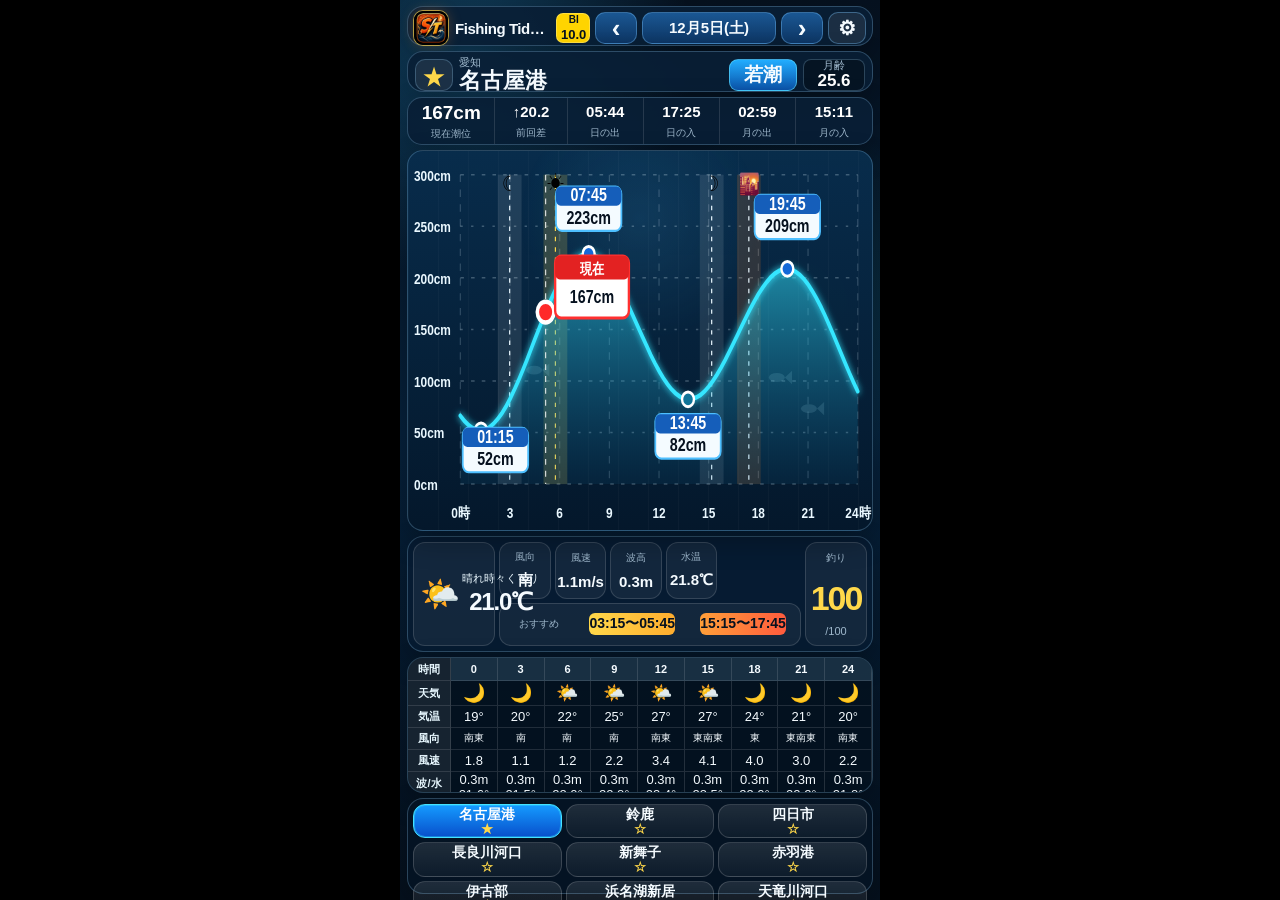
<file: fishing-tide-bi-final-onefile.html>
<!doctype html>
<html lang="ja">
<head>
<meta charset="utf-8" />
<meta name="viewport" content="width=device-width, initial-scale=1, viewport-fit=cover" />
<meta name="theme-color" content="#06111f" />
<title>Fishing Tide BI</title>
<link rel="apple-touch-icon" href="[data-uri]">
<link rel="icon" href="[data-uri]">
<style>
:root{
  --bg:#06111f; --panel:rgba(9,31,54,.92); --panel2:rgba(15,45,76,.92);
  --line:rgba(157,215,255,.25); --text:#f5fbff; --muted:#9fb8cc;
  --cyan:#35e6ff; --blue:#1388ff; --yellow:#ffd84a; --orange:#ff8b2a; --red:#ff3d3d;
  --green:#67f6aa; --black:#020810;
}
*{box-sizing:border-box; -webkit-tap-highlight-color:transparent}
html,body{height:100%;margin:0;background:#000;color:var(--text);font-family:-apple-system,BlinkMacSystemFont,"Segoe UI","Hiragino Sans","Hiragino Kaku Gothic ProN",Meiryo,sans-serif;overscroll-behavior:none;}
body{display:grid;place-items:center;overflow:hidden;}
button,input,select{font:inherit;color:inherit}
button{border:0;cursor:pointer}
.phone{
  width:min(100vw,480px); height:100dvh; max-height:980px; min-height:620px; overflow:hidden;
  padding:calc(env(safe-area-inset-top) + 6px) 7px calc(env(safe-area-inset-bottom) + 6px);
  background:
    radial-gradient(circle at 14% 6%,rgba(42,182,255,.28),transparent 24%),
    radial-gradient(circle at 82% 34%,rgba(38,255,218,.09),transparent 26%),
    linear-gradient(180deg,#06111f 0%,#06213b 48%,#05101d 100%);
  display:grid; gap:5px;
  grid-template-rows:40px 41px 48px minmax(218px,1fr) 116px 136px 96px;
}
.topbar,.pointbar,.sunmoon,.chartCard,.nowCard,.hourly,.points{border:1px solid var(--line);background:var(--panel);box-shadow:0 10px 28px rgba(0,0,0,.28);}
.topbar{display:grid;grid-template-columns:1fr 42px 134px 42px 38px;align-items:center;gap:5px;border-radius:16px;padding:4px 6px;}
.brand{display:flex;align-items:center;gap:7px;min-width:0}.bi{display:grid;place-items:center;width:34px;height:32px;line-height:1;border-radius:5px;background:#ffd400;color:#06111f;font-weight:900;font-size:13px}.bi b{font-size:13px}.title{font-weight:900;letter-spacing:-.03em;font-size:15px;white-space:nowrap;overflow:hidden;text-overflow:ellipsis}
.navbtn,.datebtn,.gear{height:32px;border-radius:10px;background:linear-gradient(180deg,#1a5793,#0d3563);border:1px solid rgba(122,198,255,.38);font-weight:900}.navbtn{font-size:26px;line-height:1}.datebtn{font-size:15px}.gear{background:rgba(255,255,255,.08);font-size:20px}
.pointbar{border-radius:16px;display:grid;grid-template-columns:38px 1fr 68px 62px;align-items:center;gap:6px;padding:5px 7px}.star{height:32px;border-radius:10px;background:rgba(255,255,255,.08);border:1px solid var(--line);font-size:24px;color:var(--yellow)}.pointname{min-width:0;line-height:1.08}.pointname span{display:block;color:var(--muted);font-size:11px}.pointname strong{display:block;font-size:22px;white-space:nowrap;overflow:hidden;text-overflow:ellipsis}.tideBadge{height:32px;border-radius:9px;background:linear-gradient(180deg,#21adff,#0b53a9);display:grid;place-items:center;font-size:19px;font-weight:900;border:1px solid rgba(95,226,255,.6)}.moonBox{height:32px;border-radius:8px;background:rgba(0,0,0,.3);border:1px solid var(--line);display:grid;grid-template-columns:1fr;place-items:center;line-height:.9}.moonBox span{font-size:11px;color:var(--muted)}.moonBox b{font-size:17px;color:#fff}
.sunmoon{border-radius:15px;display:grid;grid-template-columns:1.15fr .95fr repeat(4,1fr);gap:0;overflow:hidden}.sunmoon div{display:grid;place-items:center;border-right:1px solid rgba(255,255,255,.12);padding:2px 0;line-height:1.05}.sunmoon div:last-child{border-right:0}.sunmoon b{font-size:15px;color:#fff}.sunmoon div:first-child b{font-size:19px;color:#fff}.sunmoon span{font-size:10px;color:var(--muted)}
.chartCard{position:relative;border-radius:16px;overflow:hidden;background:linear-gradient(180deg,rgba(8,45,76,.98),rgba(4,24,43,.98));min-height:0}.chartCard:before{content:"";position:absolute;inset:0;background:radial-gradient(circle at 50% 18%,rgba(82,198,255,.14),transparent 32%),repeating-linear-gradient(90deg,rgba(255,255,255,.035) 0 1px,transparent 1px 30px);opacity:.8}#tideSvg{position:relative;width:100%;height:100%;display:block;z-index:1}.axisText{font-size:10px;fill:#eaf8ff;font-weight:700}.smallText{font-size:9px;fill:#c9e4f7}.labelText{font-size:12px;fill:#06111f;font-weight:900}.calloutTime{font-size:12px;fill:#fff;font-weight:900}.calloutCm{font-size:12px;fill:#06111f;font-weight:900}.currentText{font-size:10px;fill:#fff;font-weight:900}.fish{fill:rgba(205,246,255,.14)}
.nowCard{border-radius:16px;display:grid;grid-template-columns:1.6fr repeat(4,1fr) 1.55fr 62px;gap:4px;padding:5px;background:rgba(7,28,50,.94)}.weatherMain,.metric,.bestTime,.score{border:1px solid rgba(255,255,255,.14);background:rgba(255,255,255,.055);border-radius:12px;display:grid;place-items:center;text-align:center;min-width:0}.weatherMain{grid-row:span 2;grid-template-columns:44px 1fr;align-items:center;padding:4px}.weatherIcon{font-size:32px}.weatherMain span{display:block;font-size:11px;color:#eaf8ff;white-space:nowrap;overflow:hidden;text-overflow:ellipsis}.weatherMain strong{display:block;font-size:24px;letter-spacing:-.05em}.metric{padding:4px 1px}.metric span,.bestTime span,.score span{font-size:10px;color:var(--muted)}.metric b{font-size:15px;white-space:nowrap}.bestTime{grid-column:2/7;grid-template-columns:72px 1fr 1fr;padding:3px;gap:3px}.bestTime b{display:grid;place-items:center;height:22px;border-radius:6px;font-size:14px;color:#06111f;background:linear-gradient(90deg,#ffd84a,#ffad2e)}.bestTime b:last-child{background:linear-gradient(90deg,#ff9f39,#ff5b3d)}.score{grid-column:7;grid-row:1/3}.score b{font-size:34px;color:var(--yellow);letter-spacing:-.06em;line-height:.95}.score small{font-size:11px;color:var(--muted);margin-top:-6px}
.hourly{border-radius:16px;overflow:hidden;background:rgba(4,18,32,.96)}.grid{height:100%;display:grid;grid-template-columns:43px repeat(9,1fr);grid-template-rows:23px 25px 22px 22px 22px 22px;font-size:11px;text-align:center}.grid>div{border-right:1px solid rgba(255,255,255,.13);border-bottom:1px solid rgba(255,255,255,.12);display:grid;place-items:center;min-width:0}.grid .rowHead{font-weight:800;color:#e8f8ff;background:rgba(255,255,255,.075)}.grid .time{font-weight:900;background:rgba(64,104,132,.35)}.grid .ico{font-size:18px;line-height:1}.grid .val{font-size:13px}.grid .tiny{font-size:10px;line-height:1.05}.grid .windArrow{font-size:17px;line-height:.8}.grid>div:nth-last-child(-n+10){border-bottom:0}
.points{border-radius:16px;padding:5px;background:rgba(5,20,36,.96)}.pointGrid{height:100%;display:grid;grid-template-columns:repeat(3,1fr);grid-template-rows:repeat(3,1fr);gap:4px}.pointBtn{border-radius:12px;background:linear-gradient(180deg,rgba(255,255,255,.11),rgba(255,255,255,.04));border:1px solid rgba(255,255,255,.16);font-weight:900;font-size:14px;line-height:1.05;display:grid;place-items:center;padding:2px}.pointBtn.active{background:linear-gradient(180deg,#159bff,#084fcb);border-color:#45e2ff;color:#fff;box-shadow:0 0 0 1px rgba(53,230,255,.35) inset}.pointBtn .miniStar{font-size:12px;color:var(--yellow);margin-top:1px}
.manageDialog{width:min(94vw,440px);border:0;padding:0;border-radius:20px;background:transparent;color:var(--text)}.manageDialog::backdrop{background:rgba(0,0,0,.72)}.managePanel{background:linear-gradient(180deg,#092641,#061321);border:1px solid rgba(153,219,255,.3);border-radius:20px;padding:12px;box-shadow:0 24px 80px rgba(0,0,0,.55)}.dialogHead{display:flex;justify-content:space-between;align-items:center;margin-bottom:8px}.dialogHead strong{font-size:20px}.dialogHead button{width:38px;height:38px;border-radius:10px;background:rgba(255,255,255,.1);font-size:24px}.prefTabs{display:grid;grid-template-columns:repeat(3,1fr);gap:6px;margin-bottom:8px}.prefTabs button,.dialogActions button,.addGrid button{height:40px;border-radius:12px;background:rgba(255,255,255,.09);border:1px solid rgba(255,255,255,.18);font-weight:900}.prefTabs button.active{background:#0c83f2}.manageList{display:grid;grid-template-columns:repeat(2,1fr);gap:6px;max-height:220px;overflow:hidden}.manageItem{display:grid;grid-template-columns:1fr 34px;gap:5px;align-items:center;background:rgba(255,255,255,.07);border:1px solid rgba(255,255,255,.13);border-radius:12px;padding:5px 6px;font-size:13px}.manageItem button{width:32px;height:32px;border-radius:9px;background:rgba(255,61,61,.75);font-weight:900}.addGrid{display:grid;grid-template-columns:72px 1fr 78px 78px 64px;gap:6px;margin-top:10px}.addGrid input,.addGrid select{height:40px;border-radius:10px;border:1px solid rgba(255,255,255,.16);background:rgba(0,0,0,.25);padding:0 8px;color:var(--text);min-width:0}.hint{font-size:11px;color:var(--muted);margin:8px 0}.dialogActions{display:grid;grid-template-columns:1fr 92px;gap:8px}
@media (max-width:390px){.phone{grid-template-rows:38px 39px 45px minmax(204px,1fr) 108px 126px 88px;gap:4px;padding-left:5px;padding-right:5px}.topbar{grid-template-columns:1fr 36px 118px 36px 34px}.title{font-size:13px}.datebtn{font-size:13px}.pointname strong{font-size:19px}.tideBadge{font-size:17px}.sunmoon b{font-size:13px}.sunmoon div:first-child b{font-size:16px}.nowCard{grid-template-columns:1.45fr repeat(4,1fr) 1.45fr 56px}.weatherMain strong{font-size:21px}.weatherIcon{font-size:28px}.metric b{font-size:13px}.bestTime{grid-template-columns:62px 1fr 1fr}.bestTime b{font-size:12px}.score b{font-size:28px}.grid{grid-template-columns:38px repeat(9,1fr);font-size:10px;grid-template-rows:21px 23px 20px 20px 20px 20px}.grid .val{font-size:12px}.pointBtn{font-size:12px}.addGrid{grid-template-columns:1fr 1fr;}.addGrid button{grid-column:span 2}}
@media (max-height:720px){.phone{grid-template-rows:35px 36px 40px minmax(180px,1fr) 92px 112px 76px;gap:3px}.sunmoon span,.metric span,.bestTime span,.score span{font-size:9px}.weatherMain strong{font-size:19px}.grid{grid-template-rows:18px 20px 18px 18px 18px 18px}.pointBtn{font-size:11px;border-radius:9px}.bestTime b{height:18px;font-size:11px}.weatherIcon{font-size:24px}.manageList{max-height:170px}}
/* Final icon integration */
.appLogo{
  width:34px;
  height:34px;
  border-radius:9px;
  object-fit:cover;
  box-shadow:0 0 0 1px rgba(255,216,74,.65),0 0 14px rgba(255,139,42,.28);
  flex:0 0 auto;
}
.scoreMini{
  display:grid;
  place-items:center;
  min-width:34px;
  height:30px;
  padding:0 4px;
  border-radius:7px;
  background:#ffd400;
  color:#06111f;
  font-weight:900;
  font-size:10px;
  line-height:1;
  border:1px solid rgba(255,255,255,.25);
}
.scoreMini b{font-size:13px;line-height:1;}
@media (max-width:390px){
  .appLogo{width:30px;height:30px;border-radius:8px;}
  .scoreMini{display:none;}
}

</style>
</head>
<body>
  <main class="phone" aria-label="Fishing Tide BI one page dashboard">
    <header class="topbar">
      <div class="brand"><img class="appLogo" src="[data-uri]" alt="ST釣り潮アイコン"><span class="title">Fishing Tide BI</span><span class="scoreMini">BI <b id="scoreBadge">--</b></span></div>
      <button id="prevDay" class="navbtn" aria-label="前日">‹</button>
      <button id="dateButton" class="datebtn" aria-label="日付">--</button>
      <button id="nextDay" class="navbtn" aria-label="翌日">›</button>
      <button id="manageButton" class="gear" aria-label="ポイント管理">⚙</button>
    </header>

    <section class="pointbar" aria-label="現在のポイント">
      <button id="favoriteButton" class="star" aria-label="お気に入り">☆</button>
      <div class="pointname"><span id="prefName">--</span><strong id="pointName">--</strong></div>
      <div class="tideBadge" id="tideType">--</div>
      <div class="moonBox"><span>月齢</span><b id="moonAge">--</b></div>
    </section>

    <section class="sunmoon" aria-label="日の出・月の出">
      <div><b id="currentTide">--cm</b><span>現在潮位</span></div>
      <div><b id="tideDiff">--</b><span>前回差</span></div>
      <div><b id="sunrise">--:--</b><span>日の出</span></div>
      <div><b id="sunset">--:--</b><span>日の入</span></div>
      <div><b id="moonrise">--:--</b><span>月の出</span></div>
      <div><b id="moonset">--:--</b><span>月の入</span></div>
    </section>

    <section class="chartCard" aria-label="タイドグラフ">
      <svg id="tideSvg" viewBox="0 0 390 256" preserveAspectRatio="none" role="img" aria-label="24時間タイドグラフ"></svg>
    </section>

    <section class="nowCard" aria-label="現在の釣り条件">
      <div class="weatherMain">
        <div id="weatherIcon" class="weatherIcon">--</div>
        <div><span id="weatherText">取得中</span><strong id="temperature">--.-℃</strong></div>
      </div>
      <div class="metric"><span>風向</span><b id="windDir">--</b></div>
      <div class="metric"><span>風速</span><b id="windSpeed">--</b></div>
      <div class="metric"><span>波高</span><b id="waveHeight">--</b></div>
      <div class="metric"><span>水温</span><b id="waterTemp">--</b></div>
      <div class="bestTime"><span>おすすめ</span><b id="bestTime1">--:--〜--:--</b><b id="bestTime2">--:--〜--:--</b></div>
      <div class="score"><span>釣り</span><b id="fishScore">--</b><small>/100</small></div>
    </section>

    <section class="hourly" aria-label="1時間ごとの天気・風向・風速・波高">
      <div class="grid" id="hourlyGrid"></div>
    </section>

    <section class="points" aria-label="ポイント選択">
      <div id="pointGrid" class="pointGrid"></div>
    </section>
  </main>

  <dialog id="manageDialog" class="manageDialog">
    <form method="dialog" class="managePanel">
      <div class="dialogHead"><strong>ポイント管理</strong><button value="close" aria-label="閉じる">×</button></div>
      <div class="prefTabs" id="prefTabs"></div>
      <div class="manageList" id="manageList"></div>
      <div class="addGrid">
        <select id="addPref" aria-label="県">
          <option>三重</option><option>愛知</option><option>静岡</option>
        </select>
        <input id="addName" placeholder="例：衣浦港" maxlength="8" />
        <input id="addLat" placeholder="緯度" inputmode="decimal" />
        <input id="addLon" placeholder="経度" inputmode="decimal" />
        <button id="addPoint" value="" type="button">登録</button>
      </div>
      <p class="hint">メイン画面は9地点まで表示。削除しても「初期に戻す」で復帰できます。</p>
      <div class="dialogActions"><button id="resetPoints" value="" type="button">初期9地点に戻す</button><button value="close">閉じる</button></div>
    </form>
  </dialog>

<script>
const DEFAULT_POINTS = [
  { name:'鈴鹿', pref:'三重', lat:34.884, lon:136.606, amp:72, base:132, phase:1.4 },
  { name:'四日市', pref:'三重', lat:34.965, lon:136.642, amp:76, base:135, phase:1.1 },
  { name:'長良川河口', pref:'三重', lat:35.056, lon:136.700, amp:82, base:140, phase:0.9 },
  { name:'名古屋港', pref:'愛知', lat:35.084, lon:136.881, amp:86, base:142, phase:0.5 },
  { name:'新舞子', pref:'愛知', lat:34.951, lon:136.826, amp:74, base:128, phase:0.6 },
  { name:'赤羽港', pref:'愛知', lat:34.612, lon:137.171, amp:58, base:108, phase:-0.1 },
  { name:'伊古部', pref:'愛知', lat:34.621, lon:137.442, amp:54, base:106, phase:-0.5 },
  { name:'浜名湖新居', pref:'静岡', lat:34.695, lon:137.562, amp:48, base:96, phase:-0.8 },
  { name:'天竜川河口', pref:'静岡', lat:34.649, lon:137.818, amp:50, base:100, phase:-1.1 }
];

const $ = id => document.getElementById(id);
const state = {
  points: loadPoints(),
  selectedName: localStorage.getItem('ftbi.selected') || '名古屋港',
  favorites: new Set(JSON.parse(localStorage.getItem('ftbi.favorites') || '["名古屋港"]')),
  dateOffset: 0,
  weather: null,
  marine: null,
  selectedPref: '愛知'
};

function loadPoints(){
  try { return JSON.parse(localStorage.getItem('ftbi.points')) || DEFAULT_POINTS; }
  catch { return DEFAULT_POINTS; }
}
function savePoints(){ localStorage.setItem('ftbi.points', JSON.stringify(state.points)); }
function saveFavs(){ localStorage.setItem('ftbi.favorites', JSON.stringify([...state.favorites])); }
function point(){ return state.points.find(p=>p.name===state.selectedName) || state.points[0] || DEFAULT_POINTS[3]; }
function selectedDate(){ const d = new Date(); d.setDate(d.getDate()+state.dateOffset); d.setHours(0,0,0,0); return d; }
function ymd(d){ return `${d.getFullYear()}-${String(d.getMonth()+1).padStart(2,'0')}-${String(d.getDate()).padStart(2,'0')}`; }
function hm(hour){ let h = Math.floor(hour)%24; let m = Math.round((hour-Math.floor(hour))*60); if(m===60){h=(h+1)%24;m=0;} return `${String(h).padStart(2,'0')}:${String(m).padStart(2,'0')}`; }
function fmtDate(d){ const w = '日月火水木金土'[d.getDay()]; return `${d.getMonth()+1}月${d.getDate()}日(${w})`; }
function clamp(v,a,b){ return Math.max(a, Math.min(b,v)); }

function moonAge(date){
  const synodic = 29.530588853;
  const ref = Date.UTC(2000,0,6,18,14,0);
  const days = (Date.UTC(date.getFullYear(),date.getMonth(),date.getDate(),12)-ref)/86400000;
  return ((days % synodic) + synodic) % synodic;
}
function tideClass(age){
  const a = age;
  if(a < 1.5 || a > 28 || (a > 13.2 && a < 16.2)) return '大潮';
  if((a >= 9.5 && a < 10.8) || (a >= 24.2 && a < 25.5)) return '長潮';
  if((a >= 10.8 && a < 12.2) || (a >= 25.5 && a < 27)) return '若潮';
  if((a >= 6.7 && a < 9.5) || (a >= 21.4 && a < 24.2)) return '小潮';
  return '中潮';
}
function tideFactor(age){
  const spring = (Math.cos(2*Math.PI*age/14.765)+1)/2;
  return 0.62 + spring*0.55;
}
function tideHeight(p, hour, age){
  const amp = p.amp * tideFactor(age);
  const h = hour + p.phase + age*0.78;
  const semi = Math.sin(2*Math.PI*h/12.42);
  const daily = 0.22*Math.sin(2*Math.PI*(h-2.4)/24);
  return p.base + amp*(semi + daily);
}
function tideSeries(p, date){
  const age = moonAge(date);
  const data=[];
  for(let h=0; h<=24.001; h+=0.25){ data.push({hour:h, height:tideHeight(p,h,age)}); }
  const extrema=[];
  for(let i=1;i<data.length-1;i++){
    const prev=data[i-1].height, cur=data[i].height, next=data[i+1].height;
    if(cur>=prev && cur>=next) extrema.push({...data[i], type:'high'});
    if(cur<=prev && cur<=next) extrema.push({...data[i], type:'low'});
  }
  return {age, data, extrema};
}
function currentHour(){
  if(state.dateOffset !== 0) return 12;
  const d = new Date(); return d.getHours()+d.getMinutes()/60;
}
function sunTimes(date, lon){
  // lightweight seasonal approximation for Japan; display target only, not navigation data
  const start = new Date(date.getFullYear(),0,0);
  const n = Math.floor((date - start)/86400000);
  const latFactor = -0.75*Math.cos((n-172)/365*2*Math.PI);
  const sunrise = 5.02 + latFactor - (lon-136.8)*0.03;
  const sunset = 18.15 - latFactor - (lon-136.8)*0.03;
  return {sunrise:clamp(sunrise,4.4,7.1), sunset:clamp(sunset,16.8,19.3)};
}
function moonTimes(age){
  const rise = ((6 + age*0.82) % 24); const set = ((rise+12.2)%24); return {rise,set};
}
function weatherIcon(code, hour){
  if([0].includes(code)) return hour>=18||hour<5?'🌙':'☀️';
  if([1,2].includes(code)) return hour>=18||hour<5?'🌙':'🌤️';
  if([3].includes(code)) return '☁️';
  if([45,48].includes(code)) return '🌫️';
  if([51,53,55,56,57,61,63,65,66,67,80,81,82].includes(code)) return '🌧️';
  if([71,73,75,77,85,86].includes(code)) return '❄️';
  if([95,96,99].includes(code)) return '⛈️';
  return '☁️';
}
function weatherText(code){
  if(code===0) return '晴れ'; if([1,2].includes(code)) return '晴れ時々くもり'; if(code===3) return 'くもり';
  if([45,48].includes(code)) return '霧'; if([51,53,55].includes(code)) return '小雨'; if([61,63,65,80,81,82].includes(code)) return '雨';
  if([95,96,99].includes(code)) return '雷雨'; return 'くもり';
}
function compass(deg){
  if(deg == null || Number.isNaN(deg)) return '--';
  const dirs=['北','北北東','北東','東北東','東','東南東','南東','南南東','南','南南西','南西','西南西','西','西北西','北西','北北西'];
  return dirs[Math.round(deg/22.5)%16];
}
function windArrow(deg){ return `rotate(${deg || 0}deg)`; }
function nearestHourly(hourly, key, hour){
  if(!hourly || !hourly.time || !hourly[key]) return null;
  const date = ymd(selectedDate());
  let target = `${date}T${String(Math.min(23, Math.floor(hour))).padStart(2,'0')}:00`;
  let idx = hourly.time.indexOf(target);
  if(idx < 0) idx = Math.min(hourly[key].length-1, Math.max(0, Math.round(hour)));
  return hourly[key][idx];
}
function fallbackWeather(p){
  const hourly = {time:[], temperature_2m:[], relative_humidity_2m:[], precipitation:[], weather_code:[], wind_speed_10m:[], wind_direction_10m:[], wind_gusts_10m:[], surface_pressure:[]};
  const marine = {time:[], wave_height:[], wave_direction:[], sea_surface_temperature:[]};
  const date=ymd(selectedDate());
  for(let h=0;h<24;h++){
    hourly.time.push(`${date}T${String(h).padStart(2,'0')}:00`);
    const temp = 23 + 4*Math.sin((h-7)/24*2*Math.PI) + (p.pref==='静岡'?1:0);
    hourly.temperature_2m.push(+temp.toFixed(1));
    hourly.relative_humidity_2m.push(Math.round(72 - 10*Math.sin((h-8)/24*2*Math.PI)));
    hourly.precipitation.push(0);
    hourly.weather_code.push(h>18||h<5?1:2);
    hourly.wind_speed_10m.push(+(2.6 + 1.6*Math.sin((h-10)/24*2*Math.PI)).toFixed(1));
    hourly.wind_direction_10m.push(140 + 45*Math.sin(h/24*2*Math.PI));
    hourly.wind_gusts_10m.push(+(4.2 + 2*Math.sin((h-10)/24*2*Math.PI)).toFixed(1));
    hourly.surface_pressure.push(1013);
    marine.time.push(hourly.time[h]);
    marine.wave_height.push(+(p.pref==='愛知'?0.25:p.pref==='静岡'?0.45:0.3).toFixed(1));
    marine.wave_direction.push(150);
    marine.sea_surface_temperature.push(+(22.5 + 1.0*Math.sin((h-8)/24*2*Math.PI)).toFixed(1));
  }
  return {weather:{hourly}, marine:{hourly:marine}, fallback:true};
}
async function fetchData(p){
  const date = ymd(selectedDate());
  const weatherParams = new URLSearchParams({
    latitude:p.lat, longitude:p.lon, timezone:'Asia/Tokyo', start_date:date, end_date:date,
    hourly:'temperature_2m,relative_humidity_2m,precipitation,weather_code,wind_speed_10m,wind_direction_10m,wind_gusts_10m,surface_pressure'
  });
  const marineParams = new URLSearchParams({
    latitude:p.lat, longitude:p.lon, timezone:'Asia/Tokyo', start_date:date, end_date:date,
    hourly:'wave_height,wave_direction,sea_surface_temperature'
  });
  try{
    const [w,m] = await Promise.all([
      fetch(`https://api.open-meteo.com/v1/forecast?${weatherParams}`, {cache:'no-store'}),
      fetch(`https://marine-api.open-meteo.com/v1/marine?${marineParams}`, {cache:'no-store'})
    ]);
    if(!w.ok || !m.ok) throw new Error('api error');
    state.weather = await w.json(); state.marine = await m.json();
  } catch(e){
    const fb = fallbackWeather(p); state.weather = fb.weather; state.marine = fb.marine;
  }
}
function hourlyValues(hour){
  const wh = state.weather?.hourly || {}; const mh = state.marine?.hourly || {};
  return {
    temp: nearestHourly(wh,'temperature_2m',hour), hum: nearestHourly(wh,'relative_humidity_2m',hour), rain: nearestHourly(wh,'precipitation',hour), code: nearestHourly(wh,'weather_code',hour),
    wind: nearestHourly(wh,'wind_speed_10m',hour), dir: nearestHourly(wh,'wind_direction_10m',hour), gust: nearestHourly(wh,'wind_gusts_10m',hour), pressure: nearestHourly(wh,'surface_pressure',hour),
    wave: nearestHourly(mh,'wave_height',hour), water: nearestHourly(mh,'sea_surface_temperature',hour), waveDir: nearestHourly(mh,'wave_direction',hour)
  };
}
function scoreAt(hour, tideObj){
  const v = hourlyValues(hour);
  const p = point();
  const age = tideObj.age;
  const h1 = tideHeight(p, hour, age), h2 = tideHeight(p, Math.min(24,hour+1), age);
  const move = Math.abs(h2-h1);
  const sun = sunTimes(selectedDate(), p.lon);
  let s = 40;
  s += clamp(move/18,0,1)*22;
  s += Math.max(0, 1-Math.min(Math.abs(hour-sun.sunrise), Math.abs(hour-sun.sunset))/2.2)*18;
  s += (v.wave ?? 0.3) <= 0.6 ? 12 : (v.wave <= 1.0 ? 6 : -6);
  s += (v.wind ?? 3) <= 5 ? 12 : (v.wind <= 8 ? 4 : -10);
  s += (v.rain ?? 0) <= .2 ? 6 : -8;
  s += (['大潮','中潮'].includes(tideClass(age)) ? 8 : 0);
  return Math.round(clamp(s,0,100));
}
function bestWindows(tideObj){
  const arr=[]; for(let h=0;h<24;h+=0.5) arr.push({h,s:scoreAt(h,tideObj)});
  const picks=[];
  for(const row of [...arr].sort((a,b)=>b.s-a.s)){
    if(picks.every(p=>Math.abs(p.h-row.h)>4)){ picks.push(row); }
    if(picks.length===2) break;
  }
  return picks.map(p=>({start:clamp(p.h-1.25,0,23.5), end:clamp(p.h+1.25,0.5,24), score:p.s})).sort((a,b)=>a.start-b.start);
}
function createSvgEl(name, attrs={}){
  const el=document.createElementNS('http://www.w3.org/2000/svg',name);
  for(const [k,v] of Object.entries(attrs)) el.setAttribute(k,v);
  return el;
}
function drawTideChart(tideObj){
  const svg=$('tideSvg'); svg.innerHTML='';
  const W=390,H=256, L=44,R=12,T=16,B=31; const plotW=W-L-R, plotH=H-T-B;
  const ys = tideObj.data.map(d=>d.height); let minY=Math.floor((Math.min(...ys)-30)/50)*50; let maxY=Math.ceil((Math.max(...ys)+30)/50)*50; minY=Math.min(minY,0); maxY=Math.max(maxY,250);
  const x=h=>L+(h/24)*plotW; const y=cm=>T+(maxY-cm)/(maxY-minY)*plotH;
  const defs=createSvgEl('defs'); defs.innerHTML=`<linearGradient id="fill" x1="0" y1="0" x2="0" y2="1"><stop offset="0" stop-color="#35e6ff" stop-opacity=".55"/><stop offset="1" stop-color="#117baf" stop-opacity=".1"/></linearGradient><filter id="glow"><feGaussianBlur stdDeviation="2.5" result="b"/><feMerge><feMergeNode in="b"/><feMergeNode in="SourceGraphic"/></feMerge></filter>`; svg.appendChild(defs);
  for(let cm=Math.ceil(minY/50)*50; cm<=maxY; cm+=50){
    const yy=y(cm); svg.appendChild(createSvgEl('line',{x1:L,y1:yy,x2:W-R,y2:yy,stroke:'rgba(225,245,255,.25)','stroke-dasharray':cm%100===0?'3 6':'2 7'}));
    const t=createSvgEl('text',{x:5,y:yy+4,class:'axisText'}); t.textContent=`${cm}cm`; svg.appendChild(t);
  }
  for(let h=0; h<=24; h+=3){
    const xx=x(h); svg.appendChild(createSvgEl('line',{x1:xx,y1:T,x2:xx,y2:H-B,stroke:'rgba(225,245,255,.19)','stroke-dasharray':'5 5'}));
    const t=createSvgEl('text',{x:xx,y:H-8,class:'axisText','text-anchor':'middle'}); t.textContent=h===0?'0時':h===24?'24時':String(h); svg.appendChild(t);
  }
  const p=point(), sun=sunTimes(selectedDate(),p.lon), moon=moonTimes(tideObj.age);
  [{h:sun.sunrise,c:'rgba(255,216,74,.18)',txt:'☀'}, {h:sun.sunset,c:'rgba(255,128,40,.16)',txt:'🌇'}, {h:moon.rise,c:'rgba(255,255,255,.10)',txt:'☾'}, {h:moon.set,c:'rgba(255,255,255,.10)',txt:'☽'}].forEach(m=>{
    const xx=x(m.h); svg.appendChild(createSvgEl('rect',{x:xx-10,y:T,width:20,height:plotH,fill:m.c}));
    svg.appendChild(createSvgEl('line',{x1:xx,y1:T,x2:xx,y2:H-B,stroke:m.txt==='☀'?'#ffd84a':'#eaf8ff','stroke-dasharray':'3 4'}));
    const tt=createSvgEl('text',{x:xx,y:T+11,'text-anchor':'middle','font-size':'14'}); tt.textContent=m.txt; svg.appendChild(tt);
  });
  // fish silhouettes
  for(const f of [{x:106,y:148},{x:244,y:185},{x:310,y:153},{x:337,y:174}]){
    const g=createSvgEl('g',{class:'fish',transform:`translate(${f.x},${f.y}) scale(.75)`});
    g.appendChild(createSvgEl('ellipse',{cx:0,cy:0,rx:9,ry:4}));
    g.appendChild(createSvgEl('polygon',{points:'9,0 17,-6 17,6'}));
    svg.appendChild(g);
  }
  const linePath = tideObj.data.map((d,i)=>`${i?'L':'M'}${x(d.hour).toFixed(1)},${y(d.height).toFixed(1)}`).join(' ');
  const fillPath = `${linePath} L ${x(24)},${y(minY)} L ${x(0)},${y(minY)} Z`;
  svg.appendChild(createSvgEl('path',{d:fillPath,fill:'url(#fill)'}));
  svg.appendChild(createSvgEl('path',{d:linePath,fill:'none',stroke:'#35e6ff','stroke-width':'3',filter:'url(#glow)','stroke-linecap':'round'}));
  const extrema = tideObj.extrema.slice(0,5);
  extrema.forEach(e=>{
    const xx=x(e.hour), yy=y(e.height);
    svg.appendChild(createSvgEl('circle',{cx:xx,cy:yy,r:5,fill:e.type==='high'?'#1569d8':'#0f7498',stroke:'#fff','stroke-width':'2'}));
    const boxW=55, boxH=30, bx=clamp(xx-boxW/2,L+2,W-R-boxW-2), by=e.type==='high'?Math.max(T+8,yy-50):Math.min(H-B-38,yy+10);
    svg.appendChild(createSvgEl('rect',{x:bx,y:by,width:boxW,height:boxH,rx:5,fill:'#f4fbff',stroke:'#4dbfff','stroke-width':'1.5'}));
    svg.appendChild(createSvgEl('rect',{x:bx,y:by,width:boxW,height:13,rx:4,fill:'#155eba'}));
    let tt=createSvgEl('text',{x:bx+boxW/2,y:by+10,class:'calloutTime','text-anchor':'middle'}); tt.textContent=hm(e.hour); svg.appendChild(tt);
    let cc=createSvgEl('text',{x:bx+boxW/2,y:by+25,class:'calloutCm','text-anchor':'middle'}); cc.textContent=`${Math.round(e.height)}cm`; svg.appendChild(cc);
  });
  const ch=currentHour(), cv=tideHeight(p,ch,tideObj.age); const xx=x(ch), yy=y(cv);
  svg.appendChild(createSvgEl('line',{x1:xx,y1:T,x2:xx,y2:H-B,stroke:'#fff','stroke-dasharray':'4 4','stroke-opacity':'.8'}));
  svg.appendChild(createSvgEl('circle',{cx:xx,cy:yy,r:7,fill:'#ff2929',stroke:'#fff','stroke-width':'3'}));
  const bx=clamp(xx+8,L+2,W-80), by=clamp(yy-38,T+5,H-B-48);
  svg.appendChild(createSvgEl('rect',{x:bx,y:by,width:62,height:42,rx:5,fill:'#fff',stroke:'#ff3030','stroke-width':'2'}));
  svg.appendChild(createSvgEl('rect',{x:bx,y:by,width:62,height:16,rx:4,fill:'#e32222'}));
  let t=createSvgEl('text',{x:bx+31,y:by+12,class:'currentText','text-anchor':'middle'}); t.textContent='現在'; svg.appendChild(t);
  let c=createSvgEl('text',{x:bx+31,y:by+32,class:'calloutCm','text-anchor':'middle'}); c.textContent=`${Math.round(cv)}cm`; svg.appendChild(c);
}
function renderHeader(tideObj){
  const p=point(), date=selectedDate(), age=tideObj.age, cls=tideClass(age), current=tideHeight(p,currentHour(),age), prev=tideHeight(p,Math.max(0,currentHour()-0.5),age), diff=current-prev;
  const sun=sunTimes(date,p.lon), moon=moonTimes(age);
  $('prefName').textContent=p.pref; $('pointName').textContent=p.name; $('dateButton').textContent=fmtDate(date);
  $('tideType').textContent=cls; $('moonAge').textContent=age.toFixed(1); $('currentTide').textContent=`${Math.round(current)}cm`;
  $('tideDiff').textContent=`${diff>=0?'↑':'↓'}${Math.abs(diff).toFixed(1)}`;
  $('sunrise').textContent=hm(sun.sunrise); $('sunset').textContent=hm(sun.sunset); $('moonrise').textContent=hm(moon.rise); $('moonset').textContent=hm(moon.set);
  $('favoriteButton').textContent=state.favorites.has(p.name)?'★':'☆';
}
function renderNow(tideObj){
  const h=currentHour(), v=hourlyValues(h), windows=bestWindows(tideObj), score=scoreAt(h,tideObj);
  $('weatherIcon').textContent=weatherIcon(v.code ?? 2,h); $('weatherText').textContent=weatherText(v.code ?? 2);
  $('temperature').textContent=`${(v.temp ?? 0).toFixed(1)}℃`; $('windDir').textContent=compass(v.dir); $('windSpeed').textContent=`${(v.wind ?? 0).toFixed(1)}m/s`;
  $('waveHeight').textContent=`${(v.wave ?? 0).toFixed(1)}m`; $('waterTemp').textContent=`${(v.water ?? 0).toFixed(1)}℃`;
  $('bestTime1').textContent=windows[0]?`${hm(windows[0].start)}〜${hm(windows[0].end)}`:'--:--〜--:--'; $('bestTime2').textContent=windows[1]?`${hm(windows[1].start)}〜${hm(windows[1].end)}`:'--:--〜--:--';
  $('fishScore').textContent=score; $('scoreBadge').textContent=(score/10).toFixed(1);
}
function renderHourly(){
  const g=$('hourlyGrid'); g.innerHTML='';
  const hours=[0,3,6,9,12,15,18,21,23];
  const rows=[
    ['時間',...hours.map(h=>h===23?'24':String(h))],
    ['天気',...hours.map(h=>weatherIcon(hourlyValues(h).code ?? 2,h))],
    ['気温',...hours.map(h=>`${Math.round(hourlyValues(h).temp ?? 0)}°`)],
    ['風向',...hours.map(h=>compass(hourlyValues(h).dir))],
    ['風速',...hours.map(h=>`${(hourlyValues(h).wind ?? 0).toFixed(1)}`)],
    ['波/水',...hours.map(h=>`${(hourlyValues(h).wave ?? 0).toFixed(1)}m\n${(hourlyValues(h).water ?? 0).toFixed(1)}°`)]
  ];
  rows.forEach((row,ri)=>row.forEach((cell,ci)=>{
    const div=document.createElement('div');
    if(ci===0) div.className='rowHead'; else if(ri===0) div.className='time'; else if(ri===1) div.className='ico'; else div.className=ri===3?'tiny':'val';
    if(String(cell).includes('\n')){ div.innerHTML=String(cell).replace('\n','<br>'); } else div.textContent=cell;
    g.appendChild(div);
  }));
}
function renderPoints(){
  const grid=$('pointGrid'); grid.innerHTML='';
  let visible=[...state.favorites].map(n=>state.points.find(p=>p.name===n)).filter(Boolean);
  state.points.forEach(p=>{ if(!visible.find(v=>v.name===p.name)) visible.push(p); });
  visible = visible.slice(0,9);
  visible.forEach(p=>{
    const btn=document.createElement('button'); btn.className='pointBtn'+(p.name===state.selectedName?' active':'');
    btn.innerHTML=`<span>${p.name}</span><span class="miniStar">${state.favorites.has(p.name)?'★':'☆'}</span>`;
    btn.addEventListener('click',()=>{ state.selectedName=p.name; localStorage.setItem('ftbi.selected',p.name); update(); });
    grid.appendChild(btn);
  });
  while(grid.children.length<9){ const b=document.createElement('button'); b.className='pointBtn'; b.textContent='未登録'; b.addEventListener('click',openManage); grid.appendChild(b); }
}
function renderManage(){
  const tabs=$('prefTabs'); tabs.innerHTML=''; ['三重','愛知','静岡'].forEach(pref=>{
    const b=document.createElement('button'); b.type='button'; b.textContent=pref; b.className=pref===state.selectedPref?'active':'';
    b.onclick=()=>{ state.selectedPref=pref; renderManage(); }; tabs.appendChild(b);
  });
  $('addPref').value=state.selectedPref;
  const list=$('manageList'); list.innerHTML='';
  state.points.filter(p=>p.pref===state.selectedPref).forEach(p=>{
    const row=document.createElement('div'); row.className='manageItem';
    const label=document.createElement('span'); label.textContent=`${p.name} ${state.favorites.has(p.name)?'★':''}`;
    label.onclick=()=>{ if(state.favorites.has(p.name)) state.favorites.delete(p.name); else state.favorites.add(p.name); saveFavs(); renderManage(); renderPoints(); };
    const del=document.createElement('button'); del.type='button'; del.textContent='削'; del.onclick=()=>{
      state.points=state.points.filter(x=>x.name!==p.name); state.favorites.delete(p.name); if(state.selectedName===p.name) state.selectedName=(state.points[0]||DEFAULT_POINTS[0]).name; savePoints(); saveFavs(); renderManage(); update();
    };
    row.append(label,del); list.appendChild(row);
  });
}
function openManage(){ renderManage(); $('manageDialog').showModal(); }
async function update(){
  const p=point(); renderPoints();
  const tideObj=tideSeries(p,selectedDate()); renderHeader(tideObj); drawTideChart(tideObj);
  await fetchData(p); renderNow(tideObj); renderHourly(); renderPoints();
}
$('prevDay').onclick=()=>{state.dateOffset--; update();}; $('nextDay').onclick=()=>{state.dateOffset++; update();}; $('dateButton').onclick=()=>{state.dateOffset=0; update();};
$('favoriteButton').onclick=()=>{ const p=point(); if(state.favorites.has(p.name)) state.favorites.delete(p.name); else state.favorites.add(p.name); saveFavs(); renderHeader(tideSeries(p,selectedDate())); renderPoints(); };
$('manageButton').onclick=openManage;
$('addPoint').onclick=()=>{
  const pref=$('addPref').value, name=$('addName').value.trim(), lat=parseFloat($('addLat').value), lon=parseFloat($('addLon').value);
  if(!name || !Number.isFinite(lat) || !Number.isFinite(lon)){ alert('名称・緯度・経度を入れてください'); return; }
  state.points = state.points.filter(p=>p.name!==name);
  state.points.push({name,pref,lat,lon,amp:60,base:115,phase:0}); savePoints(); state.selectedPref=pref; $('addName').value=''; $('addLat').value=''; $('addLon').value=''; renderManage(); renderPoints();
};
$('resetPoints').onclick=()=>{ state.points=structuredClone(DEFAULT_POINTS); state.selectedName='名古屋港'; state.favorites=new Set(['名古屋港']); savePoints(); saveFavs(); localStorage.setItem('ftbi.selected','名古屋港'); renderManage(); update(); };
setInterval(()=>{ const p=point(); const tideObj=tideSeries(p,selectedDate()); renderHeader(tideObj); drawTideChart(tideObj); renderNow(tideObj); }, 60_000);
update();

</script>
</body>
</html>
</file>
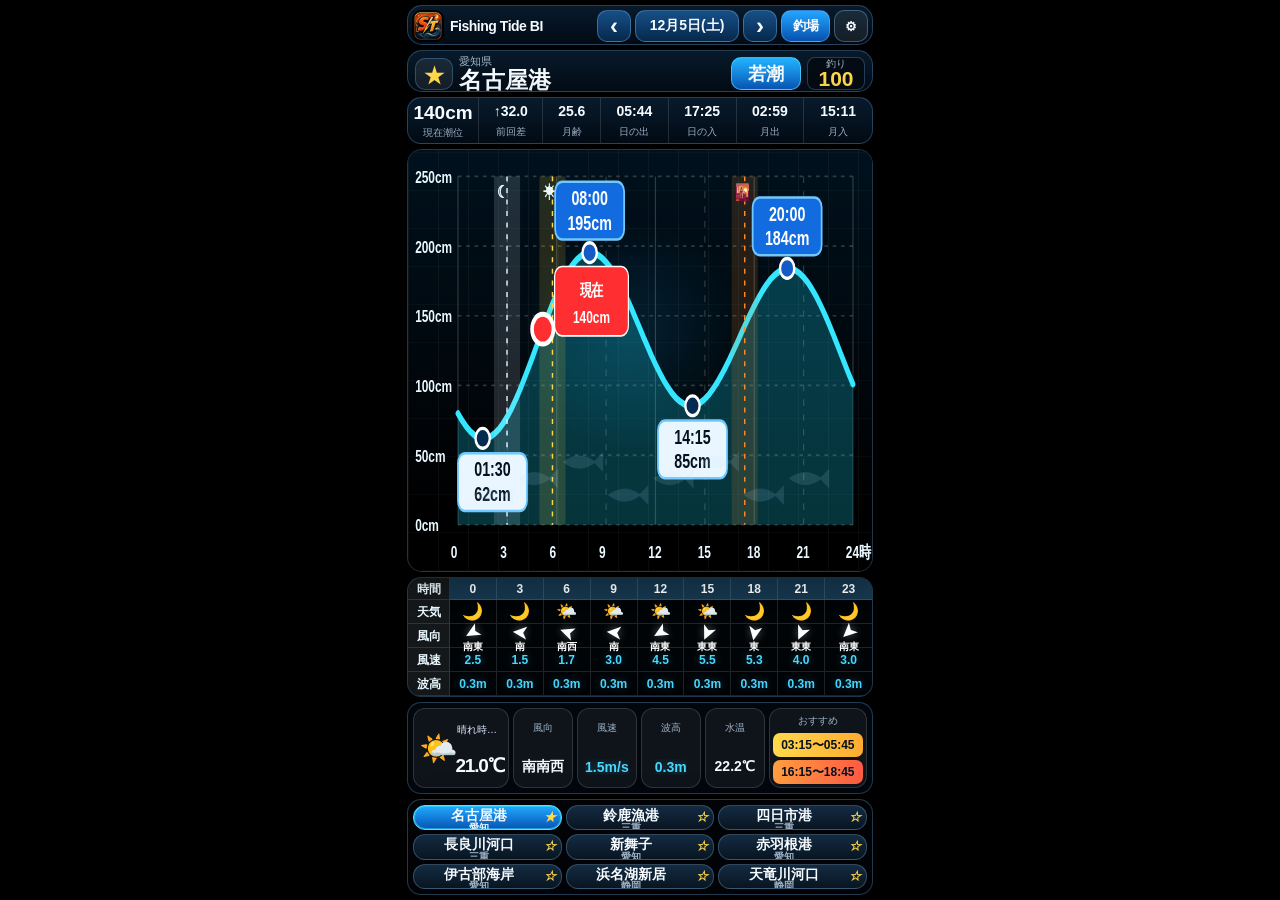
<file: fishing-tide-bi-surf-spots-quake-alert-onefile.html>
<!doctype html>
<html lang="ja">
<head>
<meta charset="utf-8" />
<meta name="viewport" content="width=device-width, initial-scale=1, viewport-fit=cover" />
<meta name="theme-color" content="#000000" />
<title>Fishing Tide BI サーフ強化版</title>
<link rel="manifest" href="manifest.webmanifest">
<link rel="apple-touch-icon" href="apple-touch-icon.png">
<link rel="icon" href="icon-192.png">
<link rel="preconnect" href="https://api.open-meteo.com">
<link rel="preconnect" href="https://marine-api.open-meteo.com">
<link rel="preconnect" href="https://api.p2pquake.net">
<style>
:root{
  --bg:#000; --panel:#071525; --panel2:#0b2238; --line:rgba(120,195,255,.28);
  --text:#f6fbff; --muted:#9fb3c7; --cyan:#36e6ff; --blue:#1597ff;
  --yellow:#ffd84a; --orange:#ff9838; --red:#ff3947; --green:#60ffa8;
}
*{box-sizing:border-box;-webkit-tap-highlight-color:transparent}
html,body{height:100%;margin:0;background:#000;color:var(--text);font-family:-apple-system,BlinkMacSystemFont,"Segoe UI","Hiragino Sans","Hiragino Kaku Gothic ProN",Meiryo,sans-serif;overscroll-behavior:none}
body{display:grid;place-items:center;overflow:hidden}
button,input,select{font:inherit;color:inherit} button{border:0;cursor:pointer} button:disabled{opacity:.45;cursor:not-allowed}
.appShell{width:min(100vw,480px);height:100dvh;max-height:980px;min-height:620px;overflow:hidden;background:#000;padding:calc(env(safe-area-inset-top) + 5px) 7px calc(env(safe-area-inset-bottom) + 5px);display:grid;gap:5px;grid-template-rows:40px 42px 47px minmax(210px,1fr) 120px 92px 96px}
.topbar,.pointbar,.statusStrip,.chartCard,.hourlyCard,.nowCard,.pointsPanel{background:linear-gradient(180deg,rgba(8,27,45,.96),rgba(3,12,22,.98));border:1px solid var(--line);box-shadow:0 8px 30px rgba(0,0,0,.35)}
.topbar{display:grid;grid-template-columns:1fr 34px 104px 34px 49px 34px;gap:4px;align-items:center;border-radius:15px;padding:4px}.brand{display:flex;align-items:center;gap:6px;min-width:0;font-weight:900;letter-spacing:-.03em;white-space:nowrap;overflow:hidden}.brandIcon{width:32px;height:32px;border-radius:9px;object-fit:cover}.brand span{font-size:14px;overflow:hidden;text-overflow:ellipsis}.roundBtn,.dateBtn,.smallBtn{height:32px;border-radius:10px;border:1px solid rgba(141,205,255,.35);background:linear-gradient(180deg,#174f88,#082a4d);font-weight:900}.roundBtn{font-size:24px;line-height:1}.dateBtn{font-size:14px}.smallBtn{font-size:13px;padding:0 8px;background:rgba(255,255,255,.08)}.primary{background:linear-gradient(180deg,#24a5ff,#0755b4)!important;color:#fff}
.pointbar{border-radius:15px;display:grid;grid-template-columns:38px 1fr 70px 58px;gap:6px;align-items:center;padding:5px 7px}.favBtn{height:32px;border-radius:10px;background:rgba(255,255,255,.08);border:1px solid var(--line);font-size:23px;color:var(--yellow)}.pointTitle{min-width:0;line-height:1.05}.pointTitle span{display:block;color:var(--muted);font-size:11px}.pointTitle strong{font-size:23px;display:block;white-space:nowrap;overflow:hidden;text-overflow:ellipsis}.tideBadge{height:33px;border-radius:10px;display:grid;place-items:center;font-size:18px;font-weight:900;background:linear-gradient(180deg,#22b3ff,#0958b9);border:1px solid rgba(89,229,255,.65)}.miniScore{height:33px;border-radius:8px;border:1px solid var(--line);background:#050b12;display:grid;place-items:center;line-height:.9}.miniScore span{font-size:10px;color:var(--muted)}.miniScore b{font-size:21px;color:var(--yellow)}
.statusStrip{display:grid;grid-template-columns:1.05fr .95fr .85fr repeat(4,1fr);border-radius:14px;overflow:hidden}.statusStrip div{display:grid;place-items:center;line-height:1.04;border-right:1px solid rgba(255,255,255,.13);padding:2px 0}.statusStrip div:last-child{border-right:0}.statusStrip b{font-size:14px}.statusStrip div:first-child b{font-size:19px}.statusStrip span{font-size:10px;color:var(--muted)}
.chartCard{position:relative;border-radius:15px;overflow:hidden;background:#000;min-height:0}.chartCard:before{content:"";position:absolute;inset:0;background:radial-gradient(circle at 48% 44%,rgba(33,178,255,.15),transparent 34%),linear-gradient(180deg,#001320,#000 90%);opacity:.95}.chartCard:after{content:"";position:absolute;inset:0;background:repeating-linear-gradient(90deg,rgba(255,255,255,.06) 0 1px,transparent 1px 30px),repeating-linear-gradient(0deg,rgba(255,255,255,.04) 0 1px,transparent 1px 38px);opacity:.75}#tideSvg{position:relative;z-index:1;width:100%;height:100%;display:block}.axisText{font-size:10px;fill:#eaf8ff;font-weight:800}.smallText{font-size:9px;fill:#cde9ff}.labelText{font-size:12px;fill:#06111f;font-weight:900}.calloutTime{font-size:12px;fill:#fff;font-weight:900}.calloutCm{font-size:12px;fill:#06111f;font-weight:900}.currentText{font-size:10px;fill:#fff;font-weight:900}.fish{fill:rgba(178,226,255,.13)}
.hourlyCard{border-radius:14px;overflow:hidden;background:#010407}.hourlyGrid{height:100%;display:grid;grid-template-columns:42px repeat(9,1fr);grid-template-rows:22px 24px 24px 24px 24px 24px}.hourlyGrid>div{display:grid;place-items:center;border-right:1px solid rgba(255,255,255,.12);border-bottom:1px solid rgba(255,255,255,.12);font-size:12px;line-height:1.0;min-width:0}.hourlyGrid>div:nth-child(10n){border-right:0}.rowHead{background:rgba(255,255,255,.08);color:#eaf8ff;font-weight:900}.hourCell{font-weight:900;color:#fff;background:rgba(44,106,149,.5)}.weatherCell{font-size:17px!important}.arrow{font-size:18px;color:#fff;text-shadow:0 0 8px rgba(255,255,255,.4);display:inline-block}.numCell{font-weight:800;color:#fff}.waveCell{color:#a9eaff;font-weight:800}.tempCell{color:#ffd88d;font-weight:800}
.safeBlue{color:#48d7ff!important;text-shadow:0 0 8px rgba(72,215,255,.35)}
.safeYellow{color:#ffd84a!important;text-shadow:0 0 8px rgba(255,216,74,.35)}
.safeRed{color:#ff3947!important;text-shadow:0 0 8px rgba(255,57,71,.5)}

.nowCard{border-radius:14px;display:grid;grid-template-columns:1.25fr repeat(4,.78fr) 1.28fr;gap:4px;padding:5px;background:#02070d;min-width:0}
.nowCard>*{min-width:0;overflow:hidden}.weatherNow,.metric,.bestBox{border:1px solid rgba(255,255,255,.14);background:rgba(255,255,255,.055);border-radius:12px;display:grid;place-items:center;text-align:center;min-width:0}.weatherNow{grid-template-columns:38px 1fr;grid-template-rows:1fr 1fr;padding:3px 5px}.weatherNow div{grid-row:1/3;font-size:31px}.weatherNow span{font-size:10px;color:#dcecff;white-space:nowrap;overflow:hidden;text-overflow:ellipsis;max-width:100%}.weatherNow b{font-size:19px;letter-spacing:-.06em;white-space:nowrap;overflow:hidden;text-overflow:clip}.metric span,.bestBox span{font-size:10px;color:var(--muted)}.metric b{font-size:14px;white-space:nowrap;overflow:hidden;text-overflow:clip}.bestBox{grid-template-columns:1fr;grid-template-rows:18px 1fr 1fr;padding:3px;gap:3px}.bestBox b{height:24px;width:100%;border-radius:7px;background:linear-gradient(90deg,#ffd94d,#ffac30);display:grid;place-items:center;color:#06111f;font-size:12px;white-space:nowrap;overflow:hidden}.bestBox b:last-child{background:linear-gradient(90deg,#ff9e40,#ff5a43)}
.pointsPanel{border-radius:14px;padding:5px;overflow:hidden;background:#010306}.pointGrid{height:100%;display:grid;grid-template-columns:repeat(3,1fr);gap:4px}.pointBtn{position:relative;display:grid;place-items:center;text-align:center;line-height:1.05;border-radius:12px;background:linear-gradient(180deg,#142b42,#081521);border:1px solid rgba(170,220,255,.25);font-size:14px;font-weight:900;padding:2px 22px 2px 5px;overflow:hidden}.pointBtn.active{background:linear-gradient(180deg,#20aaff,#0754b3);border-color:#4be6ff;box-shadow:0 0 0 1px rgba(54,230,255,.5) inset}.pointBtn .pin{position:absolute;right:5px;top:5px;color:var(--yellow);font-size:12px}.pointBtn small{font-size:10px;color:var(--muted);display:block}.pointBtn.active small{color:#e9f7ff}
.mapDialog,.settingsDialog{border:0;padding:0;margin:auto;background:transparent;color:var(--text);width:min(100vw,480px);height:100dvh;max-height:980px}.mapDialog::backdrop,.settingsDialog::backdrop{background:rgba(0,0,0,.78);backdrop-filter:blur(5px)}.mapPanel{height:100%;padding:calc(env(safe-area-inset-top) + 7px) 7px calc(env(safe-area-inset-bottom) + 7px);background:#000;display:grid;gap:6px;grid-template-rows:40px 42px 38px 34px 74px minmax(280px,1fr)}.mapHead{display:grid;grid-template-columns:70px 1fr 74px;gap:6px;align-items:center}.mapHead strong{text-align:center;font-size:18px}.spotLead{margin:0;border:1px solid var(--line);background:linear-gradient(180deg,#0a2034,#02070d);border-radius:13px;padding:8px 10px;color:#cfe5f8;font-size:12px;font-weight:800;line-height:1.35}.prefChips,.typeChips{display:grid;gap:5px}.prefChips{grid-template-columns:repeat(6,1fr)}.typeChips{grid-template-columns:repeat(6,1fr)}.chip{height:100%;border-radius:10px;border:1px solid var(--line);background:#081725;font-size:12px;font-weight:900}.chip.active{background:linear-gradient(180deg,#23aaff,#0754b3);border-color:#50e9ff}.mapInfo{display:grid;grid-template-columns:1fr 74px 70px;gap:6px;align-items:center;border:1px solid var(--line);background:linear-gradient(180deg,#0a2034,#02070d);border-radius:15px;padding:7px}.mapInfo b{display:block;font-size:17px;white-space:nowrap;overflow:hidden;text-overflow:ellipsis}.mapInfo span{display:block;font-size:11px;color:var(--muted);white-space:nowrap;overflow:hidden;text-overflow:ellipsis}.yellowBtn{height:44px;border-radius:11px;background:linear-gradient(180deg,#ffe357,#ffba20);color:#07111d;font-size:16px;font-weight:900}.spotList{overflow:auto;border:1px solid var(--line);border-radius:15px;background:#02070d;padding:5px;display:grid;gap:5px;align-content:start}.spotItem{min-height:48px;border-radius:11px;border:1px solid rgba(255,255,255,.12);background:#081725;display:grid;grid-template-columns:1fr auto;align-items:center;gap:5px;padding:6px 8px;text-align:left}.spotItem b{font-size:15px}.spotItem span{display:block;font-size:11px;color:var(--muted)}.spotItem.active{border-color:#54eaff;background:#082f55}.distance{font-size:12px;color:var(--yellow);font-weight:900}.spotTypeSurf{color:#ffd84a!important}.spotTypeRiver{color:#60ffa8!important}.spotTypePort{color:#a9eaff!important}
.settingsPanel{height:auto;max-height:86dvh;margin:7dvh 8px 0;padding:14px;border-radius:18px;background:#071525;border:1px solid var(--line);display:grid;gap:10px}.dialogHead{display:grid;grid-template-columns:1fr 42px;align-items:center}.dialogHead strong{font-size:20px}.dialogHead button{height:36px;border-radius:10px;background:rgba(255,255,255,.1);font-size:22px}.hint{margin:0;color:#c4d8eb;font-size:13px;line-height:1.45}.manageList{display:grid;gap:6px;max-height:48dvh;overflow:auto}.manageRow{display:grid;grid-template-columns:1fr 54px;gap:6px;align-items:center}.manageName{border:1px solid rgba(255,255,255,.13);background:rgba(255,255,255,.06);border-radius:11px;padding:9px 10px;font-weight:900}.deleteBtn{height:42px;border-radius:11px;background:#c83043;font-weight:900}.wideBtn{height:48px;border-radius:13px;background:#132b43;border:1px solid var(--line);font-weight:900}
@media (max-height:760px){.appShell{grid-template-rows:38px 40px 42px minmax(170px,1fr) 112px 84px 88px;gap:4px}.pointTitle strong{font-size:20px}.statusStrip b{font-size:12px}.chartCard{border-radius:13px}.hourlyGrid{grid-template-rows:20px 22px 22px 22px 22px 22px}.nowCard{grid-template-columns:1.18fr repeat(4,.72fr) 1.25fr}.weatherNow b{font-size:17px}.metric b{font-size:12px}.bestBox b{font-size:11px}.pointBtn{font-size:12px}.mapPanel{grid-template-rows:38px 38px 34px 31px 66px minmax(170px,1fr)}}


/* Earthquake / Tsunami safety alert */
.quakeAlert{position:fixed;inset:0;z-index:9999;background:rgba(80,0,0,.94);display:grid;place-items:center;padding:18px;animation:quakeFlash 1s infinite}
.quakeAlert[hidden]{display:none!important}
.quakeBox{width:min(94vw,440px);border:4px solid #fff;border-radius:26px;background:linear-gradient(180deg,#f20b18,#7a0000);box-shadow:0 0 0 7px rgba(255,255,255,.18),0 0 42px rgba(255,0,0,.75);padding:22px 16px;text-align:center;color:#fff}
.quakeTitle{font-size:44px;font-weight:1000;letter-spacing:.08em;line-height:1;text-shadow:0 3px 0 #630000}
.quakeScale{font-size:54px;font-weight:1000;line-height:1.05;margin-top:10px;color:#fff600;text-shadow:0 3px 0 #530000,0 0 16px rgba(255,246,0,.5)}
.quakeEpicenter{font-size:25px;font-weight:1000;margin-top:8px;line-height:1.2}
.quakeMessage{font-size:22px;font-weight:1000;margin-top:12px;line-height:1.28;background:rgba(0,0,0,.22);border-radius:14px;padding:10px 8px}
.quakeTsunami{font-size:20px;font-weight:900;margin-top:10px;color:#fff600;line-height:1.25}
.quakeClose{width:100%;height:54px;margin-top:18px;border-radius:16px;background:#fff;color:#9b0000;font-size:22px;font-weight:1000;border:0}
@keyframes quakeFlash{0%,100%{background:rgba(80,0,0,.94)}50%{background:rgba(170,0,0,.98)}}
.quakeSettings{border:1px solid rgba(255,80,80,.45);background:rgba(80,0,0,.18);border-radius:14px;padding:10px;margin:8px 0;color:#fff}
.quakeSettingsHead{display:flex;align-items:center;justify-content:space-between;gap:8px}.quakeSettingsHead strong{font-size:16px;color:#ffdddd}.switchLine{font-size:14px;font-weight:900;display:flex;align-items:center;gap:6px}.switchLine input{width:22px;height:22px;accent-color:#ff3947}.quakeSettings p{font-size:12px;line-height:1.35;color:#ffcaca;margin:8px 0}.quakeButtons{display:grid;grid-template-columns:1fr 1fr;gap:8px}.warningBtn{background:linear-gradient(180deg,#ffd84a,#bc6b00)!important;color:#1b1300!important}.dangerBtn{background:linear-gradient(180deg,#ff3545,#9d0000)!important;color:#fff!important}.quakeStatus{font-size:12px;color:#ffcaca;margin-top:8px;line-height:1.35}

</style>
</head>
<body>
  <section id="quakeAlert" class="quakeAlert" aria-live="assertive" hidden>
    <div class="quakeBox">
      <div class="quakeTitle">地震発生</div>
      <div id="quakeScale" class="quakeScale">震度--</div>
      <div id="quakeEpicenter" class="quakeEpicenter">震源：--</div>
      <div id="quakeMessage" class="quakeMessage">海岸・堤防・河口から離れてください</div>
      <div id="quakeTsunami" class="quakeTsunami">津波情報を確認してください</div>
      <button id="quakeClose" class="quakeClose">確認しました</button>
    </div>
  </section>

  <main class="appShell" aria-label="Fishing Tide BI">
    <header class="topbar">
      <div class="brand"><img src="icon.png" class="brandIcon" alt="ST釣り潮"><span>Fishing Tide BI</span></div>
      <button id="prevDay" class="roundBtn" aria-label="前日">‹</button>
      <button id="dateButton" class="dateBtn">--</button>
      <button id="nextDay" class="roundBtn" aria-label="翌日">›</button>
      <button id="mapOpen" class="smallBtn primary">釣場</button>
      <button id="settingsOpen" class="smallBtn">⚙</button>
    </header>

    <section class="pointbar">
      <button id="favButton" class="favBtn" aria-label="お気に入り">☆</button>
      <div class="pointTitle"><span id="prefName">--</span><strong id="pointName">--</strong></div>
      <div class="tideBadge" id="tideType">--</div>
      <div class="miniScore"><span>釣り</span><b id="scoreBadge">--</b></div>
    </section>

    <section class="statusStrip">
      <div><b id="currentTide">--</b><span>現在潮位</span></div>
      <div><b id="tideDiff">--</b><span>前回差</span></div>
      <div><b id="moonAge">--</b><span>月齢</span></div>
      <div><b id="sunrise">--:--</b><span>日の出</span></div>
      <div><b id="sunset">--:--</b><span>日の入</span></div>
      <div><b id="moonrise">--:--</b><span>月出</span></div>
      <div><b id="moonset">--:--</b><span>月入</span></div>
    </section>

    <section class="chartCard" aria-label="タイドグラフ">
      <svg id="tideSvg" viewBox="0 0 390 255" preserveAspectRatio="none"></svg>
    </section>

    <section class="hourlyCard" aria-label="時間別 天気 風 波">
      <div id="hourlyGrid" class="hourlyGrid"></div>
    </section>

    <section class="nowCard">
      <div class="weatherNow"><div id="weatherIcon">--</div><span id="weatherText">取得中</span><b id="temperature">--℃</b></div>
      <div class="metric"><span>風向</span><b id="windDir">--</b></div>
      <div class="metric"><span>風速</span><b id="windSpeed">--</b></div>
      <div class="metric"><span>波高</span><b id="waveHeight">--</b></div>
      <div class="metric"><span>水温</span><b id="waterTemp">--</b></div>
      <div class="bestBox"><span>おすすめ</span><b id="bestTime1">--:--〜--:--</b><b id="bestTime2">--:--〜--:--</b></div>
    </section>

    <section class="pointsPanel">
      <div id="pointGrid" class="pointGrid"></div>
    </section>
  </main>

  <dialog id="mapDialog" class="mapDialog">
    <div class="mapPanel spotSelectPanel">
      <div class="mapHead">
        <button id="mapClose" class="smallBtn">閉じる</button>
        <strong>釣り場候補から登録</strong>
        <button id="nearButton" class="smallBtn primary">近い順</button>
      </div>
      <p class="spotLead">地図は使わず、県・種類・釣り場名から選びます。選択すると緯度・経度は自動で入ります。</p>
      <div class="prefChips" id="prefChips"></div>
      <div class="typeChips" id="typeChips"></div>
      <div class="mapInfo spotChoiceInfo">
        <div><b id="mapSpotName">釣り場を選択</b><span id="mapSpotMeta">愛知・三重・静岡のサーフを増やしています</span></div>
        <button id="registerMapSpot" class="yellowBtn" disabled>登録</button>
        <button id="openGoogleMap" class="smallBtn" disabled>確認</button>
      </div>
      <div class="spotList" id="spotList"></div>
    </div>
  </dialog>

  <dialog id="settingsDialog" class="settingsDialog">
    <form method="dialog" class="settingsPanel">
      <div class="dialogHead"><strong>マイポイント管理</strong><button value="close">×</button></div>
      <p class="hint">9地点までホーム画面に表示します。釣り場候補から選ぶと、空きがあれば追加、満杯なら現在表示中の地点と入れ替えます。</p>
      <div class="quakeSettings">
        <div class="quakeSettingsHead">
          <strong>地震・津波アラート</strong>
          <label class="switchLine"><input id="quakeAlertToggle" type="checkbox"> ON</label>
        </div>
        <p>震度3以上、または津波情報がある場合に、赤い全画面警告を表示します。</p>
        <div class="quakeButtons">
          <button id="enableAlarm" type="button" class="wideBtn warningBtn">警報音を有効化</button>
          <button id="testQuakeAlert" type="button" class="wideBtn dangerBtn">警報テスト</button>
        </div>
        <div id="quakeStatus" class="quakeStatus">地震情報：待機中</div>
      </div>

      <div id="manageList" class="manageList"></div>
      <button id="resetPoints" type="button" value="" class="wideBtn">初期9地点に戻す</button>
      <button value="close" class="wideBtn">閉じる</button>
    </form>
  </dialog>

<script>
'use strict';

const PREFS = ['愛知県','三重県','静岡県','和歌山県','福井県','石川県'];
const TYPES = ['すべて','サーフ','河口','港','海釣り公園','堤防'];

const SPOTS = [
  // 愛知県
  {name:'名古屋港', prefecture:'愛知県', area:'名古屋市', type:'港', lat:35.073, lon:136.881, amp:67, base:132, phase:.15},
  {name:'山崎川河口', prefecture:'愛知県', area:'名古屋市', type:'河口', lat:35.080, lon:136.884, amp:65, base:130, phase:.15},
  {name:'新舞子', prefecture:'愛知県', area:'知多市', type:'堤防', lat:34.949, lon:136.825, amp:62, base:126, phase:.08},
  {name:'常滑港', prefecture:'愛知県', area:'常滑市', type:'港', lat:34.887, lon:136.831, amp:60, base:124, phase:.04},
  {name:'りんくう釣り護岸', prefecture:'愛知県', area:'常滑市', type:'堤防', lat:34.886, lon:136.823, amp:60, base:124, phase:.04},
  {name:'碧南海釣り広場', prefecture:'愛知県', area:'碧南市', type:'海釣り公園', lat:34.844, lon:136.980, amp:58, base:121, phase:-.02},
  {name:'衣浦港', prefecture:'愛知県', area:'半田市', type:'港', lat:34.876, lon:136.960, amp:60, base:123, phase:-.02},
  {name:'亀崎港', prefecture:'愛知県', area:'半田市', type:'港', lat:34.922, lon:136.962, amp:61, base:124, phase:-.01},
  {name:'一色漁港', prefecture:'愛知県', area:'西尾市', type:'港', lat:34.789, lon:137.014, amp:56, base:118, phase:-.10},
  {name:'西浦港', prefecture:'愛知県', area:'蒲郡市', type:'港', lat:34.778, lon:137.176, amp:55, base:115, phase:-.18},
  {name:'豊浜釣り桟橋', prefecture:'愛知県', area:'南知多町', type:'海釣り公園', lat:34.702, lon:136.927, amp:55, base:113, phase:-.18},
  {name:'師崎港', prefecture:'愛知県', area:'南知多町', type:'港', lat:34.700, lon:136.974, amp:54, base:112, phase:-.20},
  {name:'伊良湖港', prefecture:'愛知県', area:'田原市', type:'港', lat:34.584, lon:137.018, amp:52, base:105, phase:-.35},
  {name:'赤羽根港', prefecture:'愛知県', area:'田原市', type:'港', lat:34.609, lon:137.198, amp:50, base:103, phase:-.55},
  {name:'小松原海岸', prefecture:'愛知県', area:'豊橋市', type:'サーフ', lat:34.676, lon:137.394, amp:48, base:100, phase:-.72},
  {name:'伊古部海岸', prefecture:'愛知県', area:'豊橋市', type:'サーフ', lat:34.668, lon:137.437, amp:48, base:100, phase:-.74},
  {name:'表浜海岸', prefecture:'愛知県', area:'豊橋市', type:'サーフ', lat:34.667, lon:137.465, amp:48, base:100, phase:-.76},
  {name:'佐久島西港', prefecture:'愛知県', area:'西尾市', type:'港', lat:34.728, lon:137.037, amp:54, base:114, phase:-.14},

  // 三重県
  {name:'鈴鹿漁港', prefecture:'三重県', area:'鈴鹿市', type:'港', lat:34.840, lon:136.606, amp:64, base:124, phase:.18},
  {name:'白子漁港', prefecture:'三重県', area:'鈴鹿市', type:'港', lat:34.833, lon:136.600, amp:64, base:123, phase:.18},
  {name:'千代崎漁港', prefecture:'三重県', area:'鈴鹿市', type:'港', lat:34.857, lon:136.616, amp:64, base:124, phase:.18},
  {name:'四日市港', prefecture:'三重県', area:'四日市市', type:'港', lat:34.948, lon:136.653, amp:66, base:130, phase:.22},
  {name:'霞ヶ浦ふ頭', prefecture:'三重県', area:'四日市市', type:'堤防', lat:34.982, lon:136.660, amp:66, base:130, phase:.22},
  {name:'磯津漁港', prefecture:'三重県', area:'四日市市', type:'港', lat:34.905, lon:136.640, amp:65, base:128, phase:.20},
  {name:'長良川河口', prefecture:'三重県', area:'桑名市', type:'河口', lat:35.049, lon:136.700, amp:68, base:136, phase:.25},
  {name:'木曽川河口', prefecture:'三重県', area:'桑名市', type:'河口', lat:35.041, lon:136.722, amp:68, base:136, phase:.25},
  {name:'津ヨットハーバー', prefecture:'三重県', area:'津市', type:'堤防', lat:34.704, lon:136.534, amp:62, base:116, phase:.05},
  {name:'香良洲海岸', prefecture:'三重県', area:'津市', type:'サーフ', lat:34.661, lon:136.537, amp:60, base:114, phase:0},
  {name:'日本鋼管突堤', prefecture:'三重県', area:'津市', type:'堤防', lat:34.641, lon:136.541, amp:60, base:113, phase:-.02},
  {name:'松阪港', prefecture:'三重県', area:'松阪市', type:'港', lat:34.589, lon:136.570, amp:59, base:112, phase:-.05},
  {name:'鳥羽港', prefecture:'三重県', area:'鳥羽市', type:'港', lat:34.486, lon:136.846, amp:52, base:106, phase:-.22},
  {name:'答志島', prefecture:'三重県', area:'鳥羽市', type:'堤防', lat:34.520, lon:136.891, amp:51, base:105, phase:-.25},
  {name:'古和浦', prefecture:'三重県', area:'南伊勢町', type:'港', lat:34.229, lon:136.521, amp:48, base:100, phase:-.45},
  {name:'尾鷲港', prefecture:'三重県', area:'尾鷲市', type:'港', lat:34.072, lon:136.208, amp:46, base:96, phase:-.60},
  {name:'熊野大泊海岸', prefecture:'三重県', area:'熊野市', type:'サーフ', lat:33.900, lon:136.124, amp:45, base:95, phase:-.70},

  // 静岡県
  {name:'浜名湖新居', prefecture:'静岡県', area:'湖西市', type:'海釣り公園', lat:34.690, lon:137.563, amp:46, base:94, phase:-.75},
  {name:'新居海釣公園', prefecture:'静岡県', area:'湖西市', type:'海釣り公園', lat:34.689, lon:137.564, amp:46, base:94, phase:-.75},
  {name:'今切口', prefecture:'静岡県', area:'湖西市', type:'堤防', lat:34.682, lon:137.591, amp:47, base:95, phase:-.78},
  {name:'舞阪港', prefecture:'静岡県', area:'浜松市', type:'港', lat:34.682, lon:137.617, amp:47, base:95, phase:-.80},
  {name:'弁天島', prefecture:'静岡県', area:'浜松市', type:'堤防', lat:34.693, lon:137.604, amp:47, base:95, phase:-.78},
  {name:'天竜川河口', prefecture:'静岡県', area:'浜松市', type:'河口', lat:34.650, lon:137.817, amp:50, base:100, phase:-1.06},
  {name:'福田漁港', prefecture:'静岡県', area:'磐田市', type:'港', lat:34.670, lon:137.922, amp:50, base:100, phase:-1.15},
  {name:'太田川河口', prefecture:'静岡県', area:'磐田市', type:'河口', lat:34.666, lon:137.905, amp:50, base:100, phase:-1.15},
  {name:'御前崎港', prefecture:'静岡県', area:'御前崎市', type:'港', lat:34.605, lon:138.218, amp:48, base:98, phase:-1.35},
  {name:'相良海岸', prefecture:'静岡県', area:'牧之原市', type:'サーフ', lat:34.689, lon:138.219, amp:48, base:98, phase:-1.30},
  {name:'焼津港', prefecture:'静岡県', area:'焼津市', type:'港', lat:34.866, lon:138.327, amp:46, base:96, phase:-1.45},
  {name:'用宗港', prefecture:'静岡県', area:'静岡市', type:'港', lat:34.920, lon:138.361, amp:46, base:96, phase:-1.50},
  {name:'清水港', prefecture:'静岡県', area:'静岡市', type:'港', lat:35.019, lon:138.502, amp:44, base:94, phase:-1.55},
  {name:'三保海岸', prefecture:'静岡県', area:'静岡市', type:'サーフ', lat:35.000, lon:138.522, amp:44, base:94, phase:-1.55},
  {name:'沼津港', prefecture:'静岡県', area:'沼津市', type:'港', lat:35.084, lon:138.860, amp:42, base:90, phase:-1.80},
  {name:'静浦港', prefecture:'静岡県', area:'沼津市', type:'港', lat:35.034, lon:138.898, amp:42, base:90, phase:-1.82},
  {name:'熱海港', prefecture:'静岡県', area:'熱海市', type:'港', lat:35.095, lon:139.076, amp:40, base:88, phase:-1.96},
  {name:'伊東港', prefecture:'静岡県', area:'伊東市', type:'港', lat:34.973, lon:139.099, amp:40, base:88, phase:-2.0},

  // 和歌山県
  {name:'紀ノ川河口', prefecture:'和歌山県', area:'和歌山市', type:'河口', lat:34.230, lon:135.117, amp:52, base:103, phase:.35},
  {name:'青岸', prefecture:'和歌山県', area:'和歌山市', type:'堤防', lat:34.218, lon:135.133, amp:52, base:103, phase:.34},
  {name:'加太港', prefecture:'和歌山県', area:'和歌山市', type:'港', lat:34.277, lon:135.072, amp:50, base:101, phase:.30},
  {name:'田ノ浦漁港', prefecture:'和歌山県', area:'和歌山市', type:'港', lat:34.185, lon:135.164, amp:52, base:102, phase:.30},
  {name:'雑賀崎漁港', prefecture:'和歌山県', area:'和歌山市', type:'港', lat:34.188, lon:135.148, amp:52, base:102, phase:.30},
  {name:'和歌山マリーナシティ', prefecture:'和歌山県', area:'和歌山市', type:'海釣り公園', lat:34.153, lon:135.179, amp:52, base:102, phase:.27},
  {name:'海南港', prefecture:'和歌山県', area:'海南市', type:'港', lat:34.158, lon:135.203, amp:52, base:102, phase:.25},
  {name:'下津港', prefecture:'和歌山県', area:'海南市', type:'港', lat:34.113, lon:135.153, amp:51, base:101, phase:.22},
  {name:'有田川河口', prefecture:'和歌山県', area:'有田市', type:'河口', lat:34.083, lon:135.106, amp:50, base:100, phase:.20},
  {name:'湯浅広港', prefecture:'和歌山県', area:'湯浅町', type:'港', lat:34.035, lon:135.167, amp:50, base:100, phase:.16},
  {name:'由良海つり公園', prefecture:'和歌山県', area:'由良町', type:'海釣り公園', lat:33.977, lon:135.088, amp:49, base:99, phase:.08},
  {name:'日高港', prefecture:'和歌山県', area:'御坊市', type:'港', lat:33.882, lon:135.152, amp:48, base:98, phase:0},
  {name:'煙樹ヶ浜', prefecture:'和歌山県', area:'美浜町', type:'サーフ', lat:33.886, lon:135.104, amp:48, base:98, phase:0},
  {name:'天神崎', prefecture:'和歌山県', area:'田辺市', type:'堤防', lat:33.725, lon:135.340, amp:46, base:96, phase:-.18},
  {name:'串本港', prefecture:'和歌山県', area:'串本町', type:'港', lat:33.472, lon:135.784, amp:44, base:94, phase:-.55},
  {name:'勝浦港', prefecture:'和歌山県', area:'那智勝浦町', type:'港', lat:33.625, lon:135.941, amp:44, base:94, phase:-.68},

  // 福井県
  {name:'敦賀新港', prefecture:'福井県', area:'敦賀市', type:'港', lat:35.672, lon:136.064, amp:22, base:38, phase:.20},
  {name:'敦賀港', prefecture:'福井県', area:'敦賀市', type:'港', lat:35.657, lon:136.073, amp:22, base:38, phase:.20},
  {name:'気比の松原', prefecture:'福井県', area:'敦賀市', type:'サーフ', lat:35.651, lon:136.055, amp:22, base:38, phase:.18},
  {name:'菅浜漁港', prefecture:'福井県', area:'美浜町', type:'港', lat:35.646, lon:135.944, amp:21, base:37, phase:.12},
  {name:'日向湖', prefecture:'福井県', area:'美浜町', type:'堤防', lat:35.616, lon:135.896, amp:21, base:37, phase:.08},
  {name:'小浜港', prefecture:'福井県', area:'小浜市', type:'港', lat:35.492, lon:135.746, amp:21, base:37, phase:-.04},
  {name:'阿納漁港', prefecture:'福井県', area:'小浜市', type:'港', lat:35.542, lon:135.727, amp:21, base:37, phase:-.05},
  {name:'若狭大島', prefecture:'福井県', area:'おおい町', type:'堤防', lat:35.525, lon:135.645, amp:21, base:36, phase:-.08},
  {name:'音海大波止', prefecture:'福井県', area:'高浜町', type:'堤防', lat:35.526, lon:135.507, amp:21, base:36, phase:-.14},
  {name:'高浜漁港', prefecture:'福井県', area:'高浜町', type:'港', lat:35.495, lon:135.551, amp:21, base:36, phase:-.12},
  {name:'越前海岸', prefecture:'福井県', area:'越前町', type:'堤防', lat:35.974, lon:135.977, amp:22, base:38, phase:.28},
  {name:'梅浦漁港', prefecture:'福井県', area:'越前町', type:'港', lat:35.963, lon:135.965, amp:22, base:38, phase:.26},
  {name:'鷹巣漁港', prefecture:'福井県', area:'福井市', type:'港', lat:36.102, lon:136.060, amp:23, base:39, phase:.35},
  {name:'三国港', prefecture:'福井県', area:'坂井市', type:'港', lat:36.217, lon:136.145, amp:23, base:40, phase:.42},
  {name:'九頭竜川河口', prefecture:'福井県', area:'坂井市', type:'河口', lat:36.224, lon:136.147, amp:23, base:40, phase:.42},

  // 石川県
  {name:'金沢港', prefecture:'石川県', area:'金沢市', type:'港', lat:36.616, lon:136.603, amp:24, base:42, phase:.52},
  {name:'大野川河口', prefecture:'石川県', area:'金沢市', type:'河口', lat:36.608, lon:136.601, amp:24, base:42, phase:.52},
  {name:'犀川河口', prefecture:'石川県', area:'金沢市', type:'河口', lat:36.586, lon:136.585, amp:24, base:42, phase:.50},
  {name:'内灘放水路', prefecture:'石川県', area:'内灘町', type:'河口', lat:36.653, lon:136.625, amp:24, base:42, phase:.55},
  {name:'手取川河口', prefecture:'石川県', area:'白山市', type:'河口', lat:36.516, lon:136.522, amp:24, base:41, phase:.48},
  {name:'安宅海岸', prefecture:'石川県', area:'小松市', type:'サーフ', lat:36.406, lon:136.408, amp:23, base:41, phase:.42},
  {name:'橋立漁港', prefecture:'石川県', area:'加賀市', type:'港', lat:36.330, lon:136.315, amp:23, base:40, phase:.36},
  {name:'千里浜', prefecture:'石川県', area:'羽咋市', type:'サーフ', lat:36.913, lon:136.779, amp:24, base:42, phase:.65},
  {name:'七尾港', prefecture:'石川県', area:'七尾市', type:'港', lat:37.047, lon:136.963, amp:19, base:35, phase:.72},
  {name:'能登島', prefecture:'石川県', area:'七尾市', type:'堤防', lat:37.126, lon:136.999, amp:19, base:35, phase:.75},
  {name:'穴水湾', prefecture:'石川県', area:'穴水町', type:'港', lat:37.229, lon:136.906, amp:19, base:35, phase:.77},
  {name:'富来漁港', prefecture:'石川県', area:'志賀町', type:'港', lat:37.141, lon:136.716, amp:22, base:39, phase:.75},
  {name:'輪島港', prefecture:'石川県', area:'輪島市', type:'港', lat:37.401, lon:136.900, amp:22, base:39, phase:.88},
  {name:'宇出津港', prefecture:'石川県', area:'能登町', type:'港', lat:37.306, lon:137.148, amp:20, base:36, phase:.92},
  {name:'珠洲飯田港', prefecture:'石川県', area:'珠洲市', type:'港', lat:37.436, lon:137.262, amp:20, base:36, phase:1.0},

  // 愛知県 サーフ追加
  {name:'寺沢海岸', prefecture:'愛知県', area:'豊橋市', type:'サーフ', lat:34.670, lon:137.410, amp:48, base:100, phase:-.73},
  {name:'細谷海岸', prefecture:'愛知県', area:'豊橋市', type:'サーフ', lat:34.660, lon:137.490, amp:48, base:100, phase:-.77},
  {name:'七根海岸', prefecture:'愛知県', area:'豊橋市', type:'サーフ', lat:34.666, lon:137.447, amp:48, base:100, phase:-.75},
  {name:'高塚海岸', prefecture:'愛知県', area:'豊橋市', type:'サーフ', lat:34.661, lon:137.523, amp:48, base:100, phase:-.79},
  {name:'田原サーフ', prefecture:'愛知県', area:'田原市', type:'サーフ', lat:34.619, lon:137.181, amp:50, base:103, phase:-.55},
  {name:'赤羽根ロングビーチ', prefecture:'愛知県', area:'田原市', type:'サーフ', lat:34.603, lon:137.192, amp:50, base:103, phase:-.55},
  {name:'若見海岸', prefecture:'愛知県', area:'田原市', type:'サーフ', lat:34.598, lon:137.252, amp:49, base:102, phase:-.60},
  {name:'堀切海岸', prefecture:'愛知県', area:'田原市', type:'サーフ', lat:34.594, lon:137.081, amp:51, base:104, phase:-.42},
  {name:'日出の石門', prefecture:'愛知県', area:'田原市', type:'サーフ', lat:34.593, lon:137.100, amp:51, base:104, phase:-.43},
  {name:'伊良湖西の浜', prefecture:'愛知県', area:'田原市', type:'サーフ', lat:34.608, lon:137.003, amp:52, base:105, phase:-.35},

  // 三重県 サーフ追加・伊勢方面強化
  {name:'御殿場海岸', prefecture:'三重県', area:'津市', type:'サーフ', lat:34.705, lon:136.529, amp:62, base:116, phase:.04},
  {name:'阿漕浦海岸', prefecture:'三重県', area:'津市', type:'サーフ', lat:34.697, lon:136.531, amp:62, base:116, phase:.04},
  {name:'町屋浦海岸', prefecture:'三重県', area:'津市', type:'サーフ', lat:34.738, lon:136.528, amp:63, base:118, phase:.06},
  {name:'松名瀬海岸', prefecture:'三重県', area:'松阪市', type:'サーフ', lat:34.587, lon:136.590, amp:59, base:112, phase:-.05},
  {name:'大淀海岸', prefecture:'三重県', area:'明和町', type:'サーフ', lat:34.553, lon:136.627, amp:58, base:111, phase:-.09},
  {name:'明和サーフ', prefecture:'三重県', area:'明和町', type:'サーフ', lat:34.549, lon:136.650, amp:58, base:111, phase:-.10},
  {name:'有滝海岸', prefecture:'三重県', area:'伊勢市', type:'サーフ', lat:34.523, lon:136.684, amp:56, base:109, phase:-.14},
  {name:'村松海岸', prefecture:'三重県', area:'伊勢市', type:'サーフ', lat:34.514, lon:136.704, amp:56, base:109, phase:-.16},
  {name:'二見浦', prefecture:'三重県', area:'伊勢市', type:'サーフ', lat:34.508, lon:136.785, amp:54, base:107, phase:-.20},
  {name:'宮川河口', prefecture:'三重県', area:'伊勢市', type:'河口', lat:34.512, lon:136.710, amp:56, base:109, phase:-.16},
  {name:'五十鈴川河口', prefecture:'三重県', area:'伊勢市', type:'河口', lat:34.501, lon:136.770, amp:54, base:107, phase:-.20},
  {name:'国府の浜', prefecture:'三重県', area:'志摩市', type:'サーフ', lat:34.356, lon:136.884, amp:50, base:104, phase:-.30},
  {name:'市後浜', prefecture:'三重県', area:'志摩市', type:'サーフ', lat:34.350, lon:136.864, amp:50, base:104, phase:-.31},
  {name:'甲賀浜', prefecture:'三重県', area:'志摩市', type:'サーフ', lat:34.338, lon:136.849, amp:50, base:104, phase:-.32},
  {name:'南張海浜公園', prefecture:'三重県', area:'南伊勢町', type:'サーフ', lat:34.270, lon:136.657, amp:48, base:100, phase:-.42},

  // 静岡県 サーフ追加
  {name:'新居サーフ', prefecture:'静岡県', area:'湖西市', type:'サーフ', lat:34.669, lon:137.573, amp:47, base:95, phase:-.78},
  {name:'篠原海岸', prefecture:'静岡県', area:'浜松市', type:'サーフ', lat:34.674, lon:137.657, amp:48, base:96, phase:-.88},
  {name:'中田島砂丘', prefecture:'静岡県', area:'浜松市', type:'サーフ', lat:34.653, lon:137.743, amp:49, base:98, phase:-.98},
  {name:'天竜川河口西', prefecture:'静岡県', area:'浜松市', type:'サーフ', lat:34.646, lon:137.805, amp:50, base:100, phase:-1.05},
  {name:'駒場海岸', prefecture:'静岡県', area:'磐田市', type:'サーフ', lat:34.656, lon:137.862, amp:50, base:100, phase:-1.10},
  {name:'竜洋海洋公園前', prefecture:'静岡県', area:'磐田市', type:'サーフ', lat:34.653, lon:137.879, amp:50, base:100, phase:-1.12},
  {name:'福田海岸', prefecture:'静岡県', area:'磐田市', type:'サーフ', lat:34.661, lon:137.930, amp:50, base:100, phase:-1.16},
  {name:'浅羽海岸', prefecture:'静岡県', area:'袋井市', type:'サーフ', lat:34.665, lon:137.955, amp:50, base:100, phase:-1.18},
  {name:'浜岡砂丘', prefecture:'静岡県', area:'御前崎市', type:'サーフ', lat:34.616, lon:138.150, amp:49, base:99, phase:-1.31},
  {name:'静波海岸', prefecture:'静岡県', area:'牧之原市', type:'サーフ', lat:34.735, lon:138.223, amp:48, base:98, phase:-1.30},
  {name:'片浜海岸', prefecture:'静岡県', area:'牧之原市', type:'サーフ', lat:34.719, lon:138.222, amp:48, base:98, phase:-1.31},
  {name:'蒲原海岸', prefecture:'静岡県', area:'静岡市', type:'サーフ', lat:35.105, lon:138.604, amp:44, base:94, phase:-1.62},
  {name:'富士川河口', prefecture:'静岡県', area:'富士市', type:'河口', lat:35.127, lon:138.660, amp:43, base:92, phase:-1.68},
  {name:'千本浜', prefecture:'静岡県', area:'沼津市', type:'サーフ', lat:35.099, lon:138.836, amp:42, base:90, phase:-1.78},
  {name:'原海岸', prefecture:'静岡県', area:'沼津市', type:'サーフ', lat:35.119, lon:138.796, amp:42, base:90, phase:-1.76},

];

const INITIAL_NAMES = ['名古屋港','鈴鹿漁港','四日市港','長良川河口','新舞子','赤羽根港','伊古部海岸','浜名湖新居','天竜川河口'];
const DEFAULT_POINTS = INITIAL_NAMES.map(n => ({...SPOTS.find(s => s.name === n)}));
const $ = id => document.getElementById(id);

const state = {
  points: loadPoints(),
  selectedName: localStorage.getItem('ftbi.selected') || '名古屋港',
  favorites: new Set(JSON.parse(localStorage.getItem('ftbi.favorites') || '["名古屋港"]')),
  dateOffset: 0,
  weather: null,
  marine: null,
  mapPref: '愛知県',
  mapType: 'サーフ',
  chosenSpot: null,
  userLocation: null,
  quakeAlertEnabled: localStorage.getItem('ftbi.quakeAlert') !== 'off',
  alarmEnabled: localStorage.getItem('ftbi.alarmEnabled') === 'on',
  alarmUnlocked: false,
  lastQuakeId: localStorage.getItem('ftbi.lastQuakeId') || '',
  lastTsunamiId: localStorage.getItem('ftbi.lastTsunamiId') || '',
  earthquakeTimer: null,
  alarmTimer: null,
  audioCtx: null
};

function loadPoints(){
  try {
    const raw = JSON.parse(localStorage.getItem('ftbi.points'));
    if(Array.isArray(raw) && raw.length) return raw;
  } catch(e) {}
  return DEFAULT_POINTS;
}
function savePoints(){ localStorage.setItem('ftbi.points', JSON.stringify(state.points)); }
function saveFavs(){ localStorage.setItem('ftbi.favorites', JSON.stringify([...state.favorites])); }
function selectedPoint(){ return state.points.find(p=>p.name===state.selectedName) || state.points[0] || DEFAULT_POINTS[0]; }
function selectedDate(){ const d = new Date(); d.setDate(d.getDate()+state.dateOffset); d.setHours(0,0,0,0); return d; }
function ymd(d){ return `${d.getFullYear()}-${String(d.getMonth()+1).padStart(2,'0')}-${String(d.getDate()).padStart(2,'0')}`; }
function fmtDate(d){ const w='日月火水木金土'[d.getDay()]; return `${d.getMonth()+1}月${d.getDate()}日(${w})`; }
function clamp(v,a,b){ return Math.max(a, Math.min(b,v)); }
function hm(hour){ let h=Math.floor(hour)%24; let m=Math.round((hour-Math.floor(hour))*60); if(m===60){h=(h+1)%24;m=0;} return `${String(h).padStart(2,'0')}:${String(m).padStart(2,'0')}`; }
function currentHour(){ if(state.dateOffset!==0) return 12; const d=new Date(); return d.getHours()+d.getMinutes()/60; }
function degDistanceKm(aLat,aLon,bLat,bLon){ const R=6371; const toRad=x=>x*Math.PI/180; const dLat=toRad(bLat-aLat); const dLon=toRad(bLon-aLon); const aa=Math.sin(dLat/2)**2+Math.cos(toRad(aLat))*Math.cos(toRad(bLat))*Math.sin(dLon/2)**2; return R*2*Math.atan2(Math.sqrt(aa),Math.sqrt(1-aa)); }

function moonAge(date){
  const synodic=29.530588853;
  const ref=Date.UTC(2000,0,6,18,14,0);
  const days=(Date.UTC(date.getFullYear(),date.getMonth(),date.getDate(),12)-ref)/86400000;
  return ((days%synodic)+synodic)%synodic;
}
function tideClass(age){
  if(age<1.5||age>28||(age>13.2&&age<16.2)) return '大潮';
  if((age>=9.5&&age<10.8)||(age>=24.2&&age<25.5)) return '長潮';
  if((age>=10.8&&age<12.2)||(age>=25.5&&age<27)) return '若潮';
  if((age>=6.7&&age<9.5)||(age>=21.4&&age<24.2)) return '小潮';
  return '中潮';
}
function tideFactor(age){ const spring=(Math.cos(2*Math.PI*age/14.765)+1)/2; return 0.62+spring*0.55; }
function tideHeight(p,hour,age){ const amp=(p.amp||50)*tideFactor(age); const h=hour+(p.phase||0)+age*.78; return (p.base||100)+amp*(Math.sin(2*Math.PI*h/12.42)+.22*Math.sin(2*Math.PI*(h-2.4)/24)); }
function tideSeries(p,date){
  const age=moonAge(date); const data=[];
  for(let h=0;h<=24.001;h+=.25) data.push({hour:h,height:tideHeight(p,h,age)});
  const extrema=[];
  for(let i=1;i<data.length-1;i++){
    const prev=data[i-1].height, cur=data[i].height, next=data[i+1].height;
    if(cur>=prev&&cur>=next) extrema.push({...data[i],type:'high'});
    if(cur<=prev&&cur<=next) extrema.push({...data[i],type:'low'});
  }
  return {age,data,extrema};
}
function sunTimes(date, lon){
  const start=new Date(date.getFullYear(),0,0); const n=Math.floor((date-start)/86400000);
  const seasonal=-.75*Math.cos((n-172)/365*2*Math.PI);
  const sunrise=5.02+seasonal-(lon-136.8)*.03;
  const sunset=18.15-seasonal-(lon-136.8)*.03;
  return {sunrise:clamp(sunrise,4.4,7.1),sunset:clamp(sunset,16.8,19.3)};
}
function moonTimes(age){ const rise=(6+age*.82)%24; return {rise,set:(rise+12.2)%24}; }
function weatherIcon(code,hour){
  if(code===0) return hour>=18||hour<5?'🌙':'☀️';
  if([1,2].includes(code)) return hour>=18||hour<5?'🌙':'🌤️';
  if(code===3) return '☁️';
  if([45,48].includes(code)) return '🌫️';
  if([51,53,55,56,57,61,63,65,66,67,80,81,82].includes(code)) return '🌧️';
  if([71,73,75,77,85,86].includes(code)) return '❄️';
  if([95,96,99].includes(code)) return '⛈️';
  return '☁️';
}
function weatherText(code){
  if(code===0) return '晴れ'; if([1,2].includes(code)) return '晴れ時々くもり'; if(code===3) return 'くもり';
  if([45,48].includes(code)) return '霧'; if([51,53,55].includes(code)) return '小雨';
  if([61,63,65,80,81,82].includes(code)) return '雨'; if([95,96,99].includes(code)) return '雷雨';
  return 'くもり';
}
function compass(deg){
  if(deg==null || Number.isNaN(deg)) return '--';
  const dirs=['北','北北東','北東','東北東','東','東南東','南東','南南東','南','南南西','南西','西南西','西','西北西','北西','北北西'];
  return dirs[Math.round(deg/22.5)%16];
}
function shortDir(deg){ const d=compass(deg); return d.replace('北北','北').replace('南南','南').replace('東北','東').replace('東南','東').replace('西北','西').replace('西南','西'); }

function safetyClass(kind,value){
  const v=Number(value);
  if(!Number.isFinite(v)) return '';
  if(kind==='wind'){
    if(v<=10) return 'safeBlue';
    if(v<=15) return 'safeYellow';
    return 'safeRed';
  }
  if(kind==='wave'){
    if(v<=1.0) return 'safeBlue';
    if(v<=1.5) return 'safeYellow';
    return 'safeRed';
  }
  return '';
}
function setSafetyText(id,text,kind,value){
  const el=$(id);
  el.textContent=text;
  el.classList.remove('safeBlue','safeYellow','safeRed');
  const cls=safetyClass(kind,value);
  if(cls) el.classList.add(cls);
}
function svgEl(name,attrs={}){ const el=document.createElementNS('http://www.w3.org/2000/svg',name); Object.entries(attrs).forEach(([k,v])=>el.setAttribute(k,v)); return el; }
function linePath(points){ return points.map((p,i)=>`${i?'L':'M'}${p.x.toFixed(1)} ${p.y.toFixed(1)}`).join(' '); }

function drawTide(tide){
  const svg=$('tideSvg'); svg.innerHTML='';
  const W=390,H=255, L=42,R=16,T=16,B=28; const plotW=W-L-R, plotH=H-T-B;
  const vals=tide.data.map(d=>d.height); const min=Math.floor((Math.min(...vals)-20)/50)*50; const max=Math.ceil((Math.max(...vals)+20)/50)*50;
  const x=h=>L+(h/24)*plotW; const y=v=>T+(max-v)/(max-min)*plotH;
  svg.append(svgEl('rect',{x:0,y:0,width:W,height:H,fill:'transparent'}));
  for(let cm=min;cm<=max;cm+=50){ const yy=y(cm); svg.append(svgEl('line',{x1:L,y1:yy,x2:W-R,y2:yy,stroke:'rgba(255,255,255,.18)','stroke-dasharray':'3 4'})); const tx=svgEl('text',{x:6,y:yy+4,class:'axisText'}); tx.textContent=`${cm}cm`; svg.append(tx); }
  for(let h=0;h<=24;h+=3){ const xx=x(h); svg.append(svgEl('line',{x1:xx,y1:T,x2:xx,y2:H-B,stroke:'rgba(255,255,255,.18)','stroke-dasharray': h%6===0?'':'4 5'})); const tx=svgEl('text',{x:xx-6,y:H-8,class:'axisText'}); tx.textContent=h===24?'24時':String(h); svg.append(tx); }
  svg.append(svgEl('path',{d:linePath(tide.data.map(d=>({x:x(d.hour),y:y(d.height)})))+` L ${x(24)} ${H-B} L ${x(0)} ${H-B} Z`,fill:'rgba(20,205,236,.25)'}));
  svg.append(svgEl('path',{d:linePath(tide.data.map(d=>({x:x(d.hour),y:y(d.height)}))),fill:'none',stroke:'#35e6ff','stroke-width':4,'stroke-linecap':'round','stroke-linejoin':'round'}));
  const p=selectedPoint(); const sun=sunTimes(selectedDate(),p.lon); const moon=moonTimes(tide.age);
  [{h:sun.sunrise,c:'#ffd84a',label:'☀'}, {h:sun.sunset,c:'#ff8b2a',label:'🌇'}, {h:moon.rise,c:'#dff2ff',label:'☾'}].forEach(m=>{ const xx=x(m.h); svg.append(svgEl('rect',{x:xx-11,y:T,width:22,height:plotH,fill:m.c,opacity:.14})); svg.append(svgEl('line',{x1:xx,y1:T,x2:xx,y2:H-B,stroke:m.c,'stroke-dasharray':'3 4','stroke-width':1.2})); const t=svgEl('text',{x:xx-8,y:T+13,class:'axisText'}); t.textContent=m.label; svg.append(t); });
  svg.append(svgEl('circle',{cx:x(currentHour()),cy:y(tideHeight(p,currentHour(),tide.age)),r:9,fill:'#ff2e31',stroke:'#fff','stroke-width':3}));
  const curX=x(currentHour()), curY=y(tideHeight(p,currentHour(),tide.age));
  const g=svgEl('g'); g.append(svgEl('rect',{x:clamp(curX+10,L,W-72),y:clamp(curY-38,T,H-68),width:62,height:42,rx:6,fill:'#ff2e31',stroke:'#fff'})); let t=svgEl('text',{x:clamp(curX+41,L+31,W-41),y:clamp(curY-20,T+18,H-50),class:'currentText','text-anchor':'middle'}); t.textContent='現在'; g.append(t); t=svgEl('text',{x:clamp(curX+41,L+31,W-41),y:clamp(curY-4,T+34,H-34),class:'currentText','text-anchor':'middle'}); t.textContent=`${Math.round(tideHeight(p,currentHour(),tide.age))}cm`; g.append(t); svg.append(g);
  tide.extrema.slice(0,4).forEach(e=>{ const xx=x(e.hour), yy=y(e.height); svg.append(svgEl('circle',{cx:xx,cy:yy,r:6,fill:e.type==='high'?'#145bc3':'#062b50',stroke:'#fff','stroke-width':2})); const bw=58,bh=35,bx=clamp(xx-bw/2,L,W-R-bw),by=e.type==='high'?clamp(yy-43,T,H-B-bh):clamp(yy+9,T,H-B-bh); const gg=svgEl('g'); gg.append(svgEl('rect',{x:bx,y:by,width:bw,height:bh,rx:6,fill:e.type==='high'?'#126ce0':'#eaf6ff',stroke:'#70c8ff','stroke-width':1.5})); let tt=svgEl('text',{x:bx+bw/2,y:by+14,class:e.type==='high'?'calloutTime':'calloutCm','text-anchor':'middle'}); tt.textContent=hm(e.hour); gg.append(tt); tt=svgEl('text',{x:bx+bw/2,y:by+29,class:e.type==='high'?'calloutTime':'calloutCm','text-anchor':'middle'}); tt.textContent=`${Math.round(e.height)}cm`; gg.append(tt); svg.append(gg); });
  for(let i=0;i<8;i++){ const fx=L+12+i*38, fy=H-B-18-(i%3)*10; svg.append(svgEl('path',{class:'fish',d:`M${fx} ${fy} q14 -8 28 0 q-14 8 -28 0 M${fx+26} ${fy} l8 -6 v12 z`})); }
}

function nearestHourly(hourly,key,hour){
  if(!hourly || !hourly.time || !hourly[key]) return null;
  const target=`${ymd(selectedDate())}T${String(Math.min(23,Math.floor(hour))).padStart(2,'0')}:00`;
  let idx=hourly.time.indexOf(target); if(idx<0) idx=Math.min(hourly[key].length-1,Math.max(0,Math.round(hour)));
  return hourly[key][idx];
}
function fallbackWeather(p){
  const date=ymd(selectedDate());
  const wh={time:[],temperature_2m:[],relative_humidity_2m:[],precipitation:[],weather_code:[],wind_speed_10m:[],wind_direction_10m:[],wind_gusts_10m:[],surface_pressure:[]};
  const mh={time:[],wave_height:[],wave_direction:[],sea_surface_temperature:[]};
  for(let h=0;h<24;h++){
    wh.time.push(`${date}T${String(h).padStart(2,'0')}:00`);
    wh.temperature_2m.push(+(23+4*Math.sin((h-7)/24*2*Math.PI)+(p.prefecture==='静岡県'?1:0)).toFixed(1));
    wh.relative_humidity_2m.push(Math.round(70-8*Math.sin((h-8)/24*2*Math.PI)));
    wh.precipitation.push(0); wh.weather_code.push(h>18||h<5?1:2);
    wh.wind_speed_10m.push(+(3.5+2.1*Math.sin((h-10)/24*2*Math.PI)).toFixed(1));
    wh.wind_direction_10m.push(150+50*Math.sin(h/24*2*Math.PI)); wh.wind_gusts_10m.push(+(5+2*Math.sin((h-10)/24*2*Math.PI)).toFixed(1)); wh.surface_pressure.push(1015);
    mh.time.push(wh.time[h]); mh.wave_height.push(+(p.prefecture==='愛知県'?0.25:p.prefecture==='三重県'?0.35:p.prefecture==='静岡県'?0.45:0.5).toFixed(1)); mh.wave_direction.push(150); mh.sea_surface_temperature.push(+(23+1.2*Math.sin((h-8)/24*2*Math.PI)).toFixed(1));
  }
  return {weather:{hourly:wh},marine:{hourly:mh}};
}
async function fetchData(p){
  const date=ymd(selectedDate());
  const wParams=new URLSearchParams({latitude:p.lat,longitude:p.lon,timezone:'Asia/Tokyo',start_date:date,end_date:date,hourly:'temperature_2m,relative_humidity_2m,precipitation,weather_code,wind_speed_10m,wind_direction_10m,wind_gusts_10m,surface_pressure'});
  const mParams=new URLSearchParams({latitude:p.lat,longitude:p.lon,timezone:'Asia/Tokyo',start_date:date,end_date:date,hourly:'wave_height,wave_direction,sea_surface_temperature'});
  try{
    const [w,m]=await Promise.all([fetch(`https://api.open-meteo.com/v1/forecast?${wParams}`,{cache:'no-store'}),fetch(`https://marine-api.open-meteo.com/v1/marine?${mParams}`,{cache:'no-store'})]);
    if(!w.ok||!m.ok) throw new Error('api');
    state.weather=await w.json(); state.marine=await m.json();
  }catch(e){ const fb=fallbackWeather(p); state.weather=fb.weather; state.marine=fb.marine; }
}
function hourlyValues(hour){
  const wh=state.weather?.hourly||{}, mh=state.marine?.hourly||{};
  return {temp:nearestHourly(wh,'temperature_2m',hour),hum:nearestHourly(wh,'relative_humidity_2m',hour),rain:nearestHourly(wh,'precipitation',hour),code:nearestHourly(wh,'weather_code',hour),wind:nearestHourly(wh,'wind_speed_10m',hour),dir:nearestHourly(wh,'wind_direction_10m',hour),gust:nearestHourly(wh,'wind_gusts_10m',hour),pressure:nearestHourly(wh,'surface_pressure',hour),wave:nearestHourly(mh,'wave_height',hour),water:nearestHourly(mh,'sea_surface_temperature',hour),waveDir:nearestHourly(mh,'wave_direction',hour)};
}
function scoreAt(hour,tide){
  const v=hourlyValues(hour), p=selectedPoint();
  const move=Math.abs(tideHeight(p,Math.min(24,hour+1),tide.age)-tideHeight(p,hour,tide.age));
  const sun=sunTimes(selectedDate(),p.lon);
  let s=38; s+=clamp(move/18,0,1)*24; s+=Math.max(0,1-Math.min(Math.abs(hour-sun.sunrise),Math.abs(hour-sun.sunset))/2.2)*18;
  s+=(v.wind??3)<=5?13:(v.wind<=8?4:-10); s+=(v.wave??.3)<=.6?13:(v.wave<=1?5:-8); s+=(v.rain??0)<=.2?5:-8; s+=['大潮','中潮'].includes(tideClass(tide.age))?7:0;
  return Math.round(clamp(s,0,100));
}
function bestWindows(tide){
  const arr=[]; for(let h=0;h<24;h+=.5) arr.push({h,s:scoreAt(h,tide)});
  const picks=[]; for(const row of [...arr].sort((a,b)=>b.s-a.s)){ if(picks.every(p=>Math.abs(p.h-row.h)>4)) picks.push(row); if(picks.length===2) break; }
  return picks.map(p=>({start:clamp(p.h-1.25,0,23.5),end:clamp(p.h+1.25,.5,24),score:p.s})).sort((a,b)=>a.start-b.start);
}
function renderHourly(){
  const hours=[0,3,6,9,12,15,18,21,23]; const grid=$('hourlyGrid'); grid.innerHTML='';
  const heads=['時間','天気','風向','風速','波高','水温'];
  heads.forEach((h,r)=>{ const d=document.createElement('div'); d.textContent=h; d.className='rowHead'; grid.append(d); hours.forEach(hour=>{ const v=hourlyValues(hour); const c=document.createElement('div'); if(r===0){c.textContent=hour===23?'23':String(hour); c.className='hourCell'} if(r===1){c.textContent=weatherIcon(v.code,hour); c.className='weatherCell'} if(r===2){c.innerHTML=`<span class="arrow" style="transform:rotate(${v.dir||0}deg)">➤</span><small>${shortDir(v.dir)}</small>`; c.className='numCell'} if(r===3){c.textContent=`${(v.wind??0).toFixed(1)}`; c.className='numCell '+safetyClass('wind',v.wind)} if(r===4){c.textContent=`${(v.wave??0).toFixed(1)}m`; c.className='waveCell '+safetyClass('wave',v.wave)} if(r===5){c.textContent=`${(v.water??0).toFixed(1)}°`; c.className='tempCell'} grid.append(c); }); });
}
function renderPoints(){
  const grid=$('pointGrid'); grid.innerHTML='';
  state.points.slice(0,9).forEach(p=>{ const b=document.createElement('button'); b.className='pointBtn'+(p.name===state.selectedName?' active':''); b.innerHTML=`<span>${p.name}</span><small>${p.prefecture.replace('県','')}</small><i class="pin">${state.favorites.has(p.name)?'★':'☆'}</i>`; b.onclick=()=>{state.selectedName=p.name;localStorage.setItem('ftbi.selected',p.name); renderAll();}; grid.append(b); });
}
function renderManageList(){
  const list=$('manageList'); if(!list) return; list.innerHTML='';
  state.points.slice(0,9).forEach(p=>{ const row=document.createElement('div'); row.className='manageRow'; row.innerHTML=`<div class="manageName">${p.name}<small>　${p.prefecture} ${p.type||''}</small></div><button class="deleteBtn">削</button>`; row.querySelector('button').onclick=()=>{ state.points=state.points.filter(x=>x.name!==p.name); if(state.selectedName===p.name) state.selectedName=state.points[0]?.name||'名古屋港'; savePoints(); renderAll(); renderManageList(); }; list.append(row); });
}
async function renderAll(){
  const p=selectedPoint(); $('dateButton').textContent=fmtDate(selectedDate()); $('prefName').textContent=p.prefecture; $('pointName').textContent=p.name;
  $('favButton').textContent=state.favorites.has(p.name)?'★':'☆';
  const tide=tideSeries(p,selectedDate()); const ch=tideClass(tide.age); $('tideType').textContent=ch; $('moonAge').textContent=tide.age.toFixed(1);
  const sun=sunTimes(selectedDate(),p.lon), moon=moonTimes(tide.age); $('sunrise').textContent=hm(sun.sunrise); $('sunset').textContent=hm(sun.sunset); $('moonrise').textContent=hm(moon.rise); $('moonset').textContent=hm(moon.set);
  const cur=tideHeight(p,currentHour(),tide.age), prev=tideHeight(p,Math.max(0,currentHour()-1),tide.age); $('currentTide').textContent=`${Math.round(cur)}cm`; $('tideDiff').textContent=`${cur-prev>=0?'↑':'↓'}${Math.abs(cur-prev).toFixed(1)}`;
  drawTide(tide); renderPoints();
  await fetchData(p);
  const now=hourlyValues(currentHour()); $('weatherIcon').textContent=weatherIcon(now.code,currentHour()); $('weatherText').textContent=weatherText(now.code); $('temperature').textContent=`${(now.temp??0).toFixed(1)}℃`; $('windDir').textContent=compass(now.dir); setSafetyText('windSpeed',`${(now.wind??0).toFixed(1)}m/s`,'wind',now.wind); setSafetyText('waveHeight',`${(now.wave??0).toFixed(1)}m`,'wave',now.wave); $('waterTemp').textContent=`${(now.water??0).toFixed(1)}℃`;
  const wins=bestWindows(tide); $('bestTime1').textContent=wins[0]?`${hm(wins[0].start)}〜${hm(wins[0].end)}`:'--'; $('bestTime2').textContent=wins[1]?`${hm(wins[1].start)}〜${hm(wins[1].end)}`:'--'; const score=scoreAt(currentHour(),tide); $('scoreBadge').textContent=score;
  renderHourly(); renderManageList();
}

function filteredSpots(){
  let arr=SPOTS.filter(s=>s.prefecture===state.mapPref && (state.mapType==='すべて'||s.type===state.mapType));
  const seen=new Set();
  arr=arr.filter(s=>{ const key=s.prefecture+s.name; if(seen.has(key)) return false; seen.add(key); return true; });
  if(state.userLocation){
    arr=arr.map(s=>({...s,distance:degDistanceKm(state.userLocation.lat,state.userLocation.lon,s.lat,s.lon)})).sort((a,b)=>a.distance-b.distance);
  } else {
    arr=arr.sort((a,b)=>{
      const typeOrder=(a.type==='サーフ'?0:a.type==='河口'?1:2)-(b.type==='サーフ'?0:b.type==='河口'?1:2);
      return typeOrder || a.area.localeCompare(b.area,'ja') || a.name.localeCompare(b.name,'ja');
    });
  }
  return arr;
}
function renderMapControls(){
  const pc=$('prefChips'); pc.innerHTML='';
  PREFS.forEach(pref=>{ const b=document.createElement('button'); b.className='chip'+(pref===state.mapPref?' active':''); b.textContent=pref.replace('県',''); b.onclick=()=>{state.mapPref=pref; state.userLocation=null; state.chosenSpot=null; renderMap();}; pc.append(b); });
  const tc=$('typeChips'); tc.innerHTML='';
  TYPES.forEach(type=>{ const b=document.createElement('button'); b.className='chip'+(type===state.mapType?' active':''); b.textContent=type; b.onclick=()=>{state.mapType=type; state.chosenSpot=null; renderMap();}; tc.append(b); });
}
function chooseMapSpot(s){
  state.chosenSpot={...s};
  $('mapSpotName').textContent=s.name;
  $('mapSpotMeta').textContent=`${s.prefecture} ${s.area}｜${s.type}${s.distance?`｜約${s.distance.toFixed(1)}km`:''}｜緯度経度は自動入力`;
  $('registerMapSpot').disabled=false;
  $('openGoogleMap').disabled=false;
  renderMap();
}
function renderMap(){
  renderMapControls();
  const arr=filteredSpots();
  const list=$('spotList'); list.innerHTML='';
  if(!state.chosenSpot){
    $('mapSpotName').textContent='釣り場を選択';
    $('mapSpotMeta').textContent=`${state.mapPref} ${state.mapType}：${arr.length}件`;
    $('registerMapSpot').disabled=true;
    $('openGoogleMap').disabled=true;
  }
  arr.forEach(s=>{
    const item=document.createElement('button');
    item.className='spotItem'+(state.chosenSpot?.name===s.name?' active':'');
    const typeClass=s.type==='サーフ'?'spotTypeSurf':s.type==='河口'?'spotTypeRiver':'spotTypePort';
    item.innerHTML=`<div><b>${s.name}</b><span>${s.prefecture} ${s.area}｜<em class="${typeClass}">${s.type}</em>｜緯度 ${s.lat.toFixed(3)} 経度 ${s.lon.toFixed(3)}</span></div><span class="distance">${s.distance?`${s.distance.toFixed(1)}km`:'登録'}</span>`;
    item.onclick=()=>chooseMapSpot(s);
    list.append(item);
  });
}
function registerSpot(s){
  const spot={...s}; if(!spot.amp){ spot.amp=50; spot.base=100; spot.phase=0; }
  const exists=state.points.findIndex(p=>p.name===spot.name);
  if(exists>=0){ state.points[exists]=spot; }
  else if(state.points.length<9){ state.points.push(spot); }
  else { const idx=Math.max(0,state.points.findIndex(p=>p.name===state.selectedName)); state.points[idx]=spot; }
  state.selectedName=spot.name; localStorage.setItem('ftbi.selected',spot.name); savePoints(); renderAll();
}
function googleMapUrl(s){ return `https://www.google.com/maps/search/?api=1&query=${encodeURIComponent(`${s.name} ${s.prefecture} ${s.area}`)}`; }
function openMapDialog(){ $('mapDialog').showModal(); renderMap(); }
function openSettings(){ renderManageList(); $('settingsDialog').showModal(); }


// ===== 地震・津波アラート =====
const QUAKE_TARGET_PREFS = ['愛知県','三重県','静岡県','和歌山県','福井県','石川県'];
const QUAKE_EPICENTER_KEYWORDS = ['伊勢湾','三河湾','遠州灘','駿河湾','相模湾','伊豆','熊野灘','紀伊水道','若狭湾','能登','石川県','福井県','静岡県','愛知県','三重県','和歌山県'];

function scaleLabel(scale){
  const n=Number(scale);
  if(!Number.isFinite(n) || n<=0) return '震度--';
  if(n>=70) return '震度7';
  if(n>=65) return '震度6強';
  if(n>=60) return '震度6弱';
  if(n>=55) return '震度5強';
  if(n>=50) return '震度5弱';
  if(n>=45) return '震度5弱未満';
  if(n>=40) return '震度4';
  if(n>=30) return '震度3';
  if(n>=20) return '震度2';
  if(n>=10) return '震度1';
  return '震度--';
}
function quakeId(item){ return item?.id || item?._id || item?.time || item?.issue?.time || JSON.stringify(item).slice(0,80); }
function quakeTextTime(item){ return item?.earthquake?.time || item?.issue?.time || item?.time || ''; }
function quakeEpicenter(item){ return item?.earthquake?.hypocenter?.name || item?.earthquake?.hypocenter?.area?.name || '震源不明'; }
function maxScaleFromPoints(points){
  if(!Array.isArray(points)) return 0;
  return points.reduce((m,p)=>Math.max(m, Number(p.scale ?? p.maxScale ?? p.intensity ?? 0)),0);
}
function isRelevantQuake(item){
  const maxScale = Number(item?.earthquake?.maxScale ?? maxScaleFromPoints(item?.points) ?? 0);
  if(maxScale < 30) return false;
  const epi = quakeEpicenter(item);
  if(QUAKE_EPICENTER_KEYWORDS.some(k=>epi.includes(k))) return true;
  const pts = Array.isArray(item?.points) ? item.points : [];
  return pts.some(p=>{
    const pref = p.pref || p.prefecture || p.addr || p.name || p.region || '';
    const sc = Number(p.scale ?? p.maxScale ?? p.intensity ?? 0);
    return sc >= 30 && QUAKE_TARGET_PREFS.some(t=>String(pref).includes(t.replace('県','')) || String(pref).includes(t));
  });
}
function tsunamiTextFromQuake(item){
  const t = item?.earthquake?.domesticTsunami || item?.comments?.var?.domesticTsunami || '';
  if(!t || t === 'None') return '津波情報も確認してください';
  if(t === 'Unknown' || t === 'Checking') return '津波の有無を確認中。海から離れてください';
  if(t === 'NonEffective') return '若干の海面変動の可能性。海岸では注意';
  if(t === 'Watch' || t === 'Warning') return '津波注意報・警報の可能性。直ちに高い場所へ';
  return `津波情報：${t}`;
}
function showQuakeAlert({scale='震度3', epicenter='震源不明', message='海岸・堤防・河口から離れてください', tsunami='津波情報を確認してください'}={}){
  const box=$('quakeAlert'); if(!box) return;
  $('quakeScale').textContent=scale;
  $('quakeEpicenter').textContent=`震源：${epicenter}`;
  $('quakeMessage').textContent=message;
  $('quakeTsunami').textContent=tsunami;
  box.hidden=false;
  startAlarmSound();
}
function hideQuakeAlert(){
  const box=$('quakeAlert'); if(box) box.hidden=true;
  stopAlarmSound();
}
function unlockAlarm(){
  try{
    const AC = window.AudioContext || window.webkitAudioContext;
    if(!AC) throw new Error('no audio');
    state.audioCtx = state.audioCtx || new AC();
    if(state.audioCtx.state === 'suspended') state.audioCtx.resume();
    const osc=state.audioCtx.createOscillator(); const gain=state.audioCtx.createGain();
    gain.gain.value=.0001; osc.connect(gain); gain.connect(state.audioCtx.destination); osc.start(); osc.stop(state.audioCtx.currentTime+.03);
    state.alarmUnlocked=true; state.alarmEnabled=true; localStorage.setItem('ftbi.alarmEnabled','on');
    updateQuakeControls('警報音：有効');
  }catch(e){ alert('この端末では警報音を有効化できません'); }
}
function beepOnce(){
  if(!state.alarmEnabled || !state.alarmUnlocked) return;
  const ctx=state.audioCtx; if(!ctx) return;
  const now=ctx.currentTime;
  [0, .32, .64].forEach((off,i)=>{
    const osc=ctx.createOscillator(); const gain=ctx.createGain();
    osc.type='square'; osc.frequency.value=i%2?880:660;
    gain.gain.setValueAtTime(0.0001, now+off);
    gain.gain.exponentialRampToValueAtTime(.24, now+off+.03);
    gain.gain.exponentialRampToValueAtTime(.0001, now+off+.22);
    osc.connect(gain); gain.connect(ctx.destination); osc.start(now+off); osc.stop(now+off+.24);
  });
}
function startAlarmSound(){
  if(state.alarmTimer) clearInterval(state.alarmTimer);
  beepOnce();
  state.alarmTimer=setInterval(beepOnce,1300);
}
function stopAlarmSound(){ if(state.alarmTimer){ clearInterval(state.alarmTimer); state.alarmTimer=null; } }
function updateQuakeControls(status){
  const toggle=$('quakeAlertToggle'); if(toggle) toggle.checked=state.quakeAlertEnabled;
  const st=$('quakeStatus'); if(st && status) st.textContent=status;
}
async function checkEarthquakeAndTsunami(){
  if(!state.quakeAlertEnabled) return;
  try{
    const qRes=await fetch('https://api.p2pquake.net/v2/jma/quake?limit=5&min_scale=30',{cache:'no-store'});
    if(qRes.ok){
      const list=await qRes.json();
      const recent=Array.isArray(list) ? list.find(isRelevantQuake) : null;
      if(recent){
        const id=quakeId(recent);
        if(id && id !== state.lastQuakeId){
          state.lastQuakeId=id; localStorage.setItem('ftbi.lastQuakeId',id);
          const maxScale=Number(recent?.earthquake?.maxScale ?? maxScaleFromPoints(recent?.points) ?? 30);
          const epi=quakeEpicenter(recent);
          showQuakeAlert({scale:scaleLabel(maxScale), epicenter:epi, message:'海岸・堤防・河口から離れてください', tsunami:tsunamiTextFromQuake(recent)});
        }
      }
      updateQuakeControls(`地震情報：監視中 / 最終確認 ${new Date().toLocaleTimeString('ja-JP',{hour:'2-digit',minute:'2-digit'})}`);
    }
    const tRes=await fetch('https://api.p2pquake.net/v2/jma/tsunami?limit=1',{cache:'no-store'});
    if(tRes.ok){
      const tsu=await tRes.json();
      const t=Array.isArray(tsu) ? tsu[0] : null;
      const id=quakeId(t);
      const body=JSON.stringify(t||{});
      const active = /津波|Warning|Watch|Tsunami|注意報|警報/.test(body) && !/解除|解除済|None/.test(body);
      if(t && active && id && id!==state.lastTsunamiId){
        state.lastTsunamiId=id; localStorage.setItem('ftbi.lastTsunamiId',id);
        showQuakeAlert({scale:'津波情報', epicenter:'気象庁発表', message:'海岸・堤防・河口から直ちに離れてください', tsunami:'津波注意報・警報を確認してください'});
      }
    }
  }catch(e){ updateQuakeControls('地震情報：取得できません。通信状態を確認してください'); }
}
function startEarthquakeWatch(){
  updateQuakeControls('地震情報：待機中');
  checkEarthquakeAndTsunami();
  if(state.earthquakeTimer) clearInterval(state.earthquakeTimer);
  state.earthquakeTimer=setInterval(checkEarthquakeAndTsunami,60000);
}

function setupEvents(){
  $('prevDay').onclick=()=>{state.dateOffset=Math.max(-1,state.dateOffset-1); renderAll();};
  $('nextDay').onclick=()=>{state.dateOffset=Math.min(14,state.dateOffset+1); renderAll();};
  $('dateButton').onclick=()=>{ const steps=[0,1,3,7,14]; const i=steps.indexOf(state.dateOffset); state.dateOffset=steps[(i+1)%steps.length]; renderAll(); };
  $('favButton').onclick=()=>{ const p=selectedPoint(); state.favorites.has(p.name)?state.favorites.delete(p.name):state.favorites.add(p.name); saveFavs(); renderAll(); };
  $('mapOpen').onclick=openMapDialog; $('settingsOpen').onclick=openSettings; $('mapClose').onclick=()=>$('mapDialog').close();
  $('registerMapSpot').onclick=()=>{ if(state.chosenSpot){ registerSpot(state.chosenSpot); $('mapDialog').close(); }};
  $('openGoogleMap').onclick=()=>{ if(state.chosenSpot) window.open(googleMapUrl(state.chosenSpot),'_blank'); };
  $('nearButton').onclick=()=>{ if(!navigator.geolocation){ alert('位置情報が使えません'); return; } navigator.geolocation.getCurrentPosition(pos=>{ state.userLocation={lat:pos.coords.latitude,lon:pos.coords.longitude}; renderMap(); },()=>alert('位置情報を取得できませんでした'),{enableHighAccuracy:true,timeout:10000}); };
  $('resetPoints').onclick=()=>{ state.points=DEFAULT_POINTS.map(p=>({...p})); state.selectedName='名古屋港'; savePoints(); localStorage.setItem('ftbi.selected',state.selectedName); renderAll(); renderManageList(); };
  const qToggle=$('quakeAlertToggle');
  if(qToggle){ qToggle.checked=state.quakeAlertEnabled; qToggle.onchange=()=>{ state.quakeAlertEnabled=qToggle.checked; localStorage.setItem('ftbi.quakeAlert', state.quakeAlertEnabled?'on':'off'); updateQuakeControls(state.quakeAlertEnabled?'地震情報：監視ON':'地震情報：監視OFF'); }; }
  const alarmBtn=$('enableAlarm'); if(alarmBtn) alarmBtn.onclick=unlockAlarm;
  const testBtn=$('testQuakeAlert'); if(testBtn) testBtn.onclick=()=>showQuakeAlert({scale:'震度3',epicenter:'伊勢湾',message:'海岸・堤防・河口から離れてください',tsunami:'津波情報を確認してください'});
  const qClose=$('quakeClose'); if(qClose) qClose.onclick=hideQuakeAlert;
}


setupEvents();
renderAll();
startEarthquakeWatch();

</script>
</body>
</html>
</file>
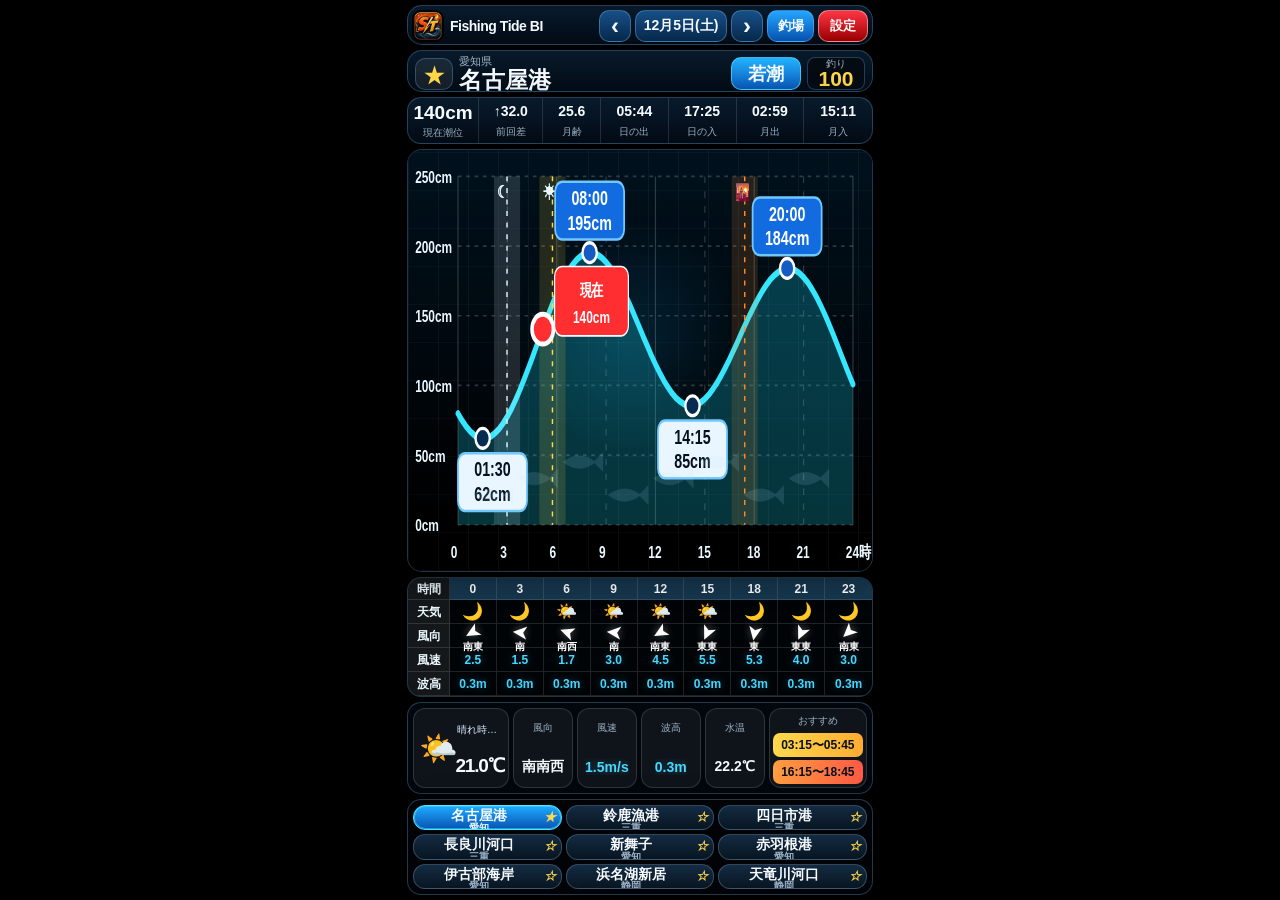
<file: fishing-tide-bi-surf-spots-quake-alert-visible-onefile.html>
<!doctype html>
<html lang="ja">
<head>
<meta charset="utf-8" />
<meta name="viewport" content="width=device-width, initial-scale=1, viewport-fit=cover" />
<meta name="theme-color" content="#000000" />
<title>Fishing Tide BI サーフ強化版</title>
<link rel="manifest" href="manifest.webmanifest">
<link rel="apple-touch-icon" href="apple-touch-icon.png">
<link rel="icon" href="icon-192.png">
<link rel="preconnect" href="https://api.open-meteo.com">
<link rel="preconnect" href="https://marine-api.open-meteo.com">
<link rel="preconnect" href="https://api.p2pquake.net">
<style>
:root{
  --bg:#000; --panel:#071525; --panel2:#0b2238; --line:rgba(120,195,255,.28);
  --text:#f6fbff; --muted:#9fb3c7; --cyan:#36e6ff; --blue:#1597ff;
  --yellow:#ffd84a; --orange:#ff9838; --red:#ff3947; --green:#60ffa8;
}
*{box-sizing:border-box;-webkit-tap-highlight-color:transparent}
html,body{height:100%;margin:0;background:#000;color:var(--text);font-family:-apple-system,BlinkMacSystemFont,"Segoe UI","Hiragino Sans","Hiragino Kaku Gothic ProN",Meiryo,sans-serif;overscroll-behavior:none}
body{display:grid;place-items:center;overflow:hidden}
button,input,select{font:inherit;color:inherit} button{border:0;cursor:pointer} button:disabled{opacity:.45;cursor:not-allowed}
.appShell{width:min(100vw,480px);height:100dvh;max-height:980px;min-height:620px;overflow:hidden;background:#000;padding:calc(env(safe-area-inset-top) + 5px) 7px calc(env(safe-area-inset-bottom) + 5px);display:grid;gap:5px;grid-template-rows:40px 42px 47px minmax(210px,1fr) 120px 92px 96px}
.topbar,.pointbar,.statusStrip,.chartCard,.hourlyCard,.nowCard,.pointsPanel{background:linear-gradient(180deg,rgba(8,27,45,.96),rgba(3,12,22,.98));border:1px solid var(--line);box-shadow:0 8px 30px rgba(0,0,0,.35)}
.topbar{display:grid;grid-template-columns:1fr 32px 92px 32px 47px 50px;gap:4px;align-items:center;border-radius:15px;padding:4px}.brand{display:flex;align-items:center;gap:6px;min-width:0;font-weight:900;letter-spacing:-.03em;white-space:nowrap;overflow:hidden}.brandIcon{width:32px;height:32px;border-radius:9px;object-fit:cover}.brand span{font-size:14px;overflow:hidden;text-overflow:ellipsis}.roundBtn,.dateBtn,.smallBtn{height:32px;border-radius:10px;border:1px solid rgba(141,205,255,.35);background:linear-gradient(180deg,#174f88,#082a4d);font-weight:900}.roundBtn{font-size:24px;line-height:1}.dateBtn{font-size:14px}.smallBtn{font-size:13px;padding:0 6px;background:rgba(255,255,255,.08)}.settingsBtn{background:linear-gradient(180deg,#ff3545,#9d0000)!important;color:#fff;font-weight:1000;border-color:rgba(255,255,255,.45)!important}.primary{background:linear-gradient(180deg,#24a5ff,#0755b4)!important;color:#fff}
.pointbar{border-radius:15px;display:grid;grid-template-columns:38px 1fr 70px 58px;gap:6px;align-items:center;padding:5px 7px}.favBtn{height:32px;border-radius:10px;background:rgba(255,255,255,.08);border:1px solid var(--line);font-size:23px;color:var(--yellow)}.pointTitle{min-width:0;line-height:1.05}.pointTitle span{display:block;color:var(--muted);font-size:11px}.pointTitle strong{font-size:23px;display:block;white-space:nowrap;overflow:hidden;text-overflow:ellipsis}.tideBadge{height:33px;border-radius:10px;display:grid;place-items:center;font-size:18px;font-weight:900;background:linear-gradient(180deg,#22b3ff,#0958b9);border:1px solid rgba(89,229,255,.65)}.miniScore{height:33px;border-radius:8px;border:1px solid var(--line);background:#050b12;display:grid;place-items:center;line-height:.9}.miniScore span{font-size:10px;color:var(--muted)}.miniScore b{font-size:21px;color:var(--yellow)}
.statusStrip{display:grid;grid-template-columns:1.05fr .95fr .85fr repeat(4,1fr);border-radius:14px;overflow:hidden}.statusStrip div{display:grid;place-items:center;line-height:1.04;border-right:1px solid rgba(255,255,255,.13);padding:2px 0}.statusStrip div:last-child{border-right:0}.statusStrip b{font-size:14px}.statusStrip div:first-child b{font-size:19px}.statusStrip span{font-size:10px;color:var(--muted)}
.chartCard{position:relative;border-radius:15px;overflow:hidden;background:#000;min-height:0}.chartCard:before{content:"";position:absolute;inset:0;background:radial-gradient(circle at 48% 44%,rgba(33,178,255,.15),transparent 34%),linear-gradient(180deg,#001320,#000 90%);opacity:.95}.chartCard:after{content:"";position:absolute;inset:0;background:repeating-linear-gradient(90deg,rgba(255,255,255,.06) 0 1px,transparent 1px 30px),repeating-linear-gradient(0deg,rgba(255,255,255,.04) 0 1px,transparent 1px 38px);opacity:.75}#tideSvg{position:relative;z-index:1;width:100%;height:100%;display:block}.axisText{font-size:10px;fill:#eaf8ff;font-weight:800}.smallText{font-size:9px;fill:#cde9ff}.labelText{font-size:12px;fill:#06111f;font-weight:900}.calloutTime{font-size:12px;fill:#fff;font-weight:900}.calloutCm{font-size:12px;fill:#06111f;font-weight:900}.currentText{font-size:10px;fill:#fff;font-weight:900}.fish{fill:rgba(178,226,255,.13)}
.hourlyCard{border-radius:14px;overflow:hidden;background:#010407}.hourlyGrid{height:100%;display:grid;grid-template-columns:42px repeat(9,1fr);grid-template-rows:22px 24px 24px 24px 24px 24px}.hourlyGrid>div{display:grid;place-items:center;border-right:1px solid rgba(255,255,255,.12);border-bottom:1px solid rgba(255,255,255,.12);font-size:12px;line-height:1.0;min-width:0}.hourlyGrid>div:nth-child(10n){border-right:0}.rowHead{background:rgba(255,255,255,.08);color:#eaf8ff;font-weight:900}.hourCell{font-weight:900;color:#fff;background:rgba(44,106,149,.5)}.weatherCell{font-size:17px!important}.arrow{font-size:18px;color:#fff;text-shadow:0 0 8px rgba(255,255,255,.4);display:inline-block}.numCell{font-weight:800;color:#fff}.waveCell{color:#a9eaff;font-weight:800}.tempCell{color:#ffd88d;font-weight:800}
.safeBlue{color:#48d7ff!important;text-shadow:0 0 8px rgba(72,215,255,.35)}
.safeYellow{color:#ffd84a!important;text-shadow:0 0 8px rgba(255,216,74,.35)}
.safeRed{color:#ff3947!important;text-shadow:0 0 8px rgba(255,57,71,.5)}

.nowCard{border-radius:14px;display:grid;grid-template-columns:1.25fr repeat(4,.78fr) 1.28fr;gap:4px;padding:5px;background:#02070d;min-width:0}
.nowCard>*{min-width:0;overflow:hidden}.weatherNow,.metric,.bestBox{border:1px solid rgba(255,255,255,.14);background:rgba(255,255,255,.055);border-radius:12px;display:grid;place-items:center;text-align:center;min-width:0}.weatherNow{grid-template-columns:38px 1fr;grid-template-rows:1fr 1fr;padding:3px 5px}.weatherNow div{grid-row:1/3;font-size:31px}.weatherNow span{font-size:10px;color:#dcecff;white-space:nowrap;overflow:hidden;text-overflow:ellipsis;max-width:100%}.weatherNow b{font-size:19px;letter-spacing:-.06em;white-space:nowrap;overflow:hidden;text-overflow:clip}.metric span,.bestBox span{font-size:10px;color:var(--muted)}.metric b{font-size:14px;white-space:nowrap;overflow:hidden;text-overflow:clip}.bestBox{grid-template-columns:1fr;grid-template-rows:18px 1fr 1fr;padding:3px;gap:3px}.bestBox b{height:24px;width:100%;border-radius:7px;background:linear-gradient(90deg,#ffd94d,#ffac30);display:grid;place-items:center;color:#06111f;font-size:12px;white-space:nowrap;overflow:hidden}.bestBox b:last-child{background:linear-gradient(90deg,#ff9e40,#ff5a43)}
.pointsPanel{border-radius:14px;padding:5px;overflow:hidden;background:#010306}.pointGrid{height:100%;display:grid;grid-template-columns:repeat(3,1fr);gap:4px}.pointBtn{position:relative;display:grid;place-items:center;text-align:center;line-height:1.05;border-radius:12px;background:linear-gradient(180deg,#142b42,#081521);border:1px solid rgba(170,220,255,.25);font-size:14px;font-weight:900;padding:2px 22px 2px 5px;overflow:hidden}.pointBtn.active{background:linear-gradient(180deg,#20aaff,#0754b3);border-color:#4be6ff;box-shadow:0 0 0 1px rgba(54,230,255,.5) inset}.pointBtn .pin{position:absolute;right:5px;top:5px;color:var(--yellow);font-size:12px}.pointBtn small{font-size:10px;color:var(--muted);display:block}.pointBtn.active small{color:#e9f7ff}
.mapDialog,.settingsDialog{border:0;padding:0;margin:auto;background:transparent;color:var(--text);width:min(100vw,480px);height:100dvh;max-height:980px}.mapDialog::backdrop,.settingsDialog::backdrop{background:rgba(0,0,0,.78);backdrop-filter:blur(5px)}.mapPanel{height:100%;padding:calc(env(safe-area-inset-top) + 7px) 7px calc(env(safe-area-inset-bottom) + 7px);background:#000;display:grid;gap:6px;grid-template-rows:40px 42px 38px 34px 74px minmax(280px,1fr)}.mapHead{display:grid;grid-template-columns:70px 1fr 74px;gap:6px;align-items:center}.mapHead strong{text-align:center;font-size:18px}.spotLead{margin:0;border:1px solid var(--line);background:linear-gradient(180deg,#0a2034,#02070d);border-radius:13px;padding:8px 10px;color:#cfe5f8;font-size:12px;font-weight:800;line-height:1.35}.prefChips,.typeChips{display:grid;gap:5px}.prefChips{grid-template-columns:repeat(6,1fr)}.typeChips{grid-template-columns:repeat(6,1fr)}.chip{height:100%;border-radius:10px;border:1px solid var(--line);background:#081725;font-size:12px;font-weight:900}.chip.active{background:linear-gradient(180deg,#23aaff,#0754b3);border-color:#50e9ff}.mapInfo{display:grid;grid-template-columns:1fr 74px 70px;gap:6px;align-items:center;border:1px solid var(--line);background:linear-gradient(180deg,#0a2034,#02070d);border-radius:15px;padding:7px}.mapInfo b{display:block;font-size:17px;white-space:nowrap;overflow:hidden;text-overflow:ellipsis}.mapInfo span{display:block;font-size:11px;color:var(--muted);white-space:nowrap;overflow:hidden;text-overflow:ellipsis}.yellowBtn{height:44px;border-radius:11px;background:linear-gradient(180deg,#ffe357,#ffba20);color:#07111d;font-size:16px;font-weight:900}.spotList{overflow:auto;border:1px solid var(--line);border-radius:15px;background:#02070d;padding:5px;display:grid;gap:5px;align-content:start}.spotItem{min-height:48px;border-radius:11px;border:1px solid rgba(255,255,255,.12);background:#081725;display:grid;grid-template-columns:1fr auto;align-items:center;gap:5px;padding:6px 8px;text-align:left}.spotItem b{font-size:15px}.spotItem span{display:block;font-size:11px;color:var(--muted)}.spotItem.active{border-color:#54eaff;background:#082f55}.distance{font-size:12px;color:var(--yellow);font-weight:900}.spotTypeSurf{color:#ffd84a!important}.spotTypeRiver{color:#60ffa8!important}.spotTypePort{color:#a9eaff!important}
.settingsPanel{height:auto;max-height:86dvh;margin:7dvh 8px 0;padding:14px;border-radius:18px;background:#071525;border:1px solid var(--line);display:grid;gap:10px}.dialogHead{display:grid;grid-template-columns:1fr 42px;align-items:center}.dialogHead strong{font-size:20px}.dialogHead button{height:36px;border-radius:10px;background:rgba(255,255,255,.1);font-size:22px}.hint{margin:0;color:#c4d8eb;font-size:13px;line-height:1.45}.manageList{display:grid;gap:6px;max-height:48dvh;overflow:auto}.manageRow{display:grid;grid-template-columns:1fr 54px;gap:6px;align-items:center}.manageName{border:1px solid rgba(255,255,255,.13);background:rgba(255,255,255,.06);border-radius:11px;padding:9px 10px;font-weight:900}.deleteBtn{height:42px;border-radius:11px;background:#c83043;font-weight:900}.wideBtn{height:48px;border-radius:13px;background:#132b43;border:1px solid var(--line);font-weight:900}
@media (max-height:760px){.appShell{grid-template-rows:38px 40px 42px minmax(170px,1fr) 112px 84px 88px;gap:4px}.pointTitle strong{font-size:20px}.statusStrip b{font-size:12px}.chartCard{border-radius:13px}.hourlyGrid{grid-template-rows:20px 22px 22px 22px 22px 22px}.nowCard{grid-template-columns:1.18fr repeat(4,.72fr) 1.25fr}.weatherNow b{font-size:17px}.metric b{font-size:12px}.bestBox b{font-size:11px}.pointBtn{font-size:12px}.mapPanel{grid-template-rows:38px 38px 34px 31px 66px minmax(170px,1fr)}}


/* Earthquake / Tsunami safety alert */
.quakeAlert{position:fixed;inset:0;z-index:9999;background:rgba(80,0,0,.94);display:grid;place-items:center;padding:18px;animation:quakeFlash 1s infinite}
.quakeAlert[hidden]{display:none!important}
.quakeBox{width:min(94vw,440px);border:4px solid #fff;border-radius:26px;background:linear-gradient(180deg,#f20b18,#7a0000);box-shadow:0 0 0 7px rgba(255,255,255,.18),0 0 42px rgba(255,0,0,.75);padding:22px 16px;text-align:center;color:#fff}
.quakeTitle{font-size:44px;font-weight:1000;letter-spacing:.08em;line-height:1;text-shadow:0 3px 0 #630000}
.quakeScale{font-size:54px;font-weight:1000;line-height:1.05;margin-top:10px;color:#fff600;text-shadow:0 3px 0 #530000,0 0 16px rgba(255,246,0,.5)}
.quakeEpicenter{font-size:25px;font-weight:1000;margin-top:8px;line-height:1.2}
.quakeMessage{font-size:22px;font-weight:1000;margin-top:12px;line-height:1.28;background:rgba(0,0,0,.22);border-radius:14px;padding:10px 8px}
.quakeTsunami{font-size:20px;font-weight:900;margin-top:10px;color:#fff600;line-height:1.25}
.quakeClose{width:100%;height:54px;margin-top:18px;border-radius:16px;background:#fff;color:#9b0000;font-size:22px;font-weight:1000;border:0}
@keyframes quakeFlash{0%,100%{background:rgba(80,0,0,.94)}50%{background:rgba(170,0,0,.98)}}
.quakeSettings{border:1px solid rgba(255,80,80,.45);background:rgba(80,0,0,.18);border-radius:14px;padding:10px;margin:8px 0;color:#fff}
.quakeSettingsHead{display:flex;align-items:center;justify-content:space-between;gap:8px}.quakeSettingsHead strong{font-size:16px;color:#ffdddd}.switchLine{font-size:14px;font-weight:900;display:flex;align-items:center;gap:6px}.switchLine input{width:22px;height:22px;accent-color:#ff3947}.quakeSettings p{font-size:12px;line-height:1.35;color:#ffcaca;margin:8px 0}.quakeButtons{display:grid;grid-template-columns:1fr 1fr;gap:8px}.warningBtn{background:linear-gradient(180deg,#ffd84a,#bc6b00)!important;color:#1b1300!important}.dangerBtn{background:linear-gradient(180deg,#ff3545,#9d0000)!important;color:#fff!important}.quakeStatus{font-size:12px;color:#ffcaca;margin-top:8px;line-height:1.35}

.quakeSub{font-size:11px;color:#ffd84a;font-weight:900;margin-left:6px}.quakeSettingsHead{flex-wrap:wrap}.quakeButtons .wideBtn{font-size:15px}

</style>
</head>
<body>
  <section id="quakeAlert" class="quakeAlert" aria-live="assertive" hidden>
    <div class="quakeBox">
      <div class="quakeTitle">地震発生</div>
      <div id="quakeScale" class="quakeScale">震度--</div>
      <div id="quakeEpicenter" class="quakeEpicenter">震源：--</div>
      <div id="quakeMessage" class="quakeMessage">海岸・堤防・河口から離れてください</div>
      <div id="quakeTsunami" class="quakeTsunami">津波情報を確認してください</div>
      <button id="quakeClose" class="quakeClose">確認しました</button>
    </div>
  </section>

  <main class="appShell" aria-label="Fishing Tide BI">
    <header class="topbar">
      <div class="brand"><img src="icon.png" class="brandIcon" alt="ST釣り潮"><span>Fishing Tide BI</span></div>
      <button id="prevDay" class="roundBtn" aria-label="前日">‹</button>
      <button id="dateButton" class="dateBtn">--</button>
      <button id="nextDay" class="roundBtn" aria-label="翌日">›</button>
      <button id="mapOpen" class="smallBtn primary">釣場</button>
      <button id="settingsOpen" class="smallBtn settingsBtn">設定</button>
    </header>

    <section class="pointbar">
      <button id="favButton" class="favBtn" aria-label="お気に入り">☆</button>
      <div class="pointTitle"><span id="prefName">--</span><strong id="pointName">--</strong></div>
      <div class="tideBadge" id="tideType">--</div>
      <div class="miniScore"><span>釣り</span><b id="scoreBadge">--</b></div>
    </section>

    <section class="statusStrip">
      <div><b id="currentTide">--</b><span>現在潮位</span></div>
      <div><b id="tideDiff">--</b><span>前回差</span></div>
      <div><b id="moonAge">--</b><span>月齢</span></div>
      <div><b id="sunrise">--:--</b><span>日の出</span></div>
      <div><b id="sunset">--:--</b><span>日の入</span></div>
      <div><b id="moonrise">--:--</b><span>月出</span></div>
      <div><b id="moonset">--:--</b><span>月入</span></div>
    </section>

    <section class="chartCard" aria-label="タイドグラフ">
      <svg id="tideSvg" viewBox="0 0 390 255" preserveAspectRatio="none"></svg>
    </section>

    <section class="hourlyCard" aria-label="時間別 天気 風 波">
      <div id="hourlyGrid" class="hourlyGrid"></div>
    </section>

    <section class="nowCard">
      <div class="weatherNow"><div id="weatherIcon">--</div><span id="weatherText">取得中</span><b id="temperature">--℃</b></div>
      <div class="metric"><span>風向</span><b id="windDir">--</b></div>
      <div class="metric"><span>風速</span><b id="windSpeed">--</b></div>
      <div class="metric"><span>波高</span><b id="waveHeight">--</b></div>
      <div class="metric"><span>水温</span><b id="waterTemp">--</b></div>
      <div class="bestBox"><span>おすすめ</span><b id="bestTime1">--:--〜--:--</b><b id="bestTime2">--:--〜--:--</b></div>
    </section>

    <section class="pointsPanel">
      <div id="pointGrid" class="pointGrid"></div>
    </section>
  </main>

  <dialog id="mapDialog" class="mapDialog">
    <div class="mapPanel spotSelectPanel">
      <div class="mapHead">
        <button id="mapClose" class="smallBtn">閉じる</button>
        <strong>釣り場候補から登録</strong>
        <button id="nearButton" class="smallBtn primary">近い順</button>
      </div>
      <p class="spotLead">地図は使わず、県・種類・釣り場名から選びます。選択すると緯度・経度は自動で入ります。</p>
      <div class="prefChips" id="prefChips"></div>
      <div class="typeChips" id="typeChips"></div>
      <div class="mapInfo spotChoiceInfo">
        <div><b id="mapSpotName">釣り場を選択</b><span id="mapSpotMeta">愛知・三重・静岡のサーフを増やしています</span></div>
        <button id="registerMapSpot" class="yellowBtn" disabled>登録</button>
        <button id="openGoogleMap" class="smallBtn" disabled>確認</button>
      </div>
      <div class="spotList" id="spotList"></div>
    </div>
  </dialog>

  <dialog id="settingsDialog" class="settingsDialog">
    <form method="dialog" class="settingsPanel">
      <div class="dialogHead"><strong>設定・警報</strong><button value="close">×</button></div>
      <p class="hint">9地点までホーム画面に表示します。釣り場候補から選ぶと、空きがあれば追加、満杯なら現在表示中の地点と入れ替えます。</p>
      <div class="quakeSettings">
        <div class="quakeSettingsHead">
          <strong>地震・津波アラート</strong><span class="quakeSub">釣り場安全</span>
          <label class="switchLine"><input id="quakeAlertToggle" type="checkbox"> ON</label>
        </div>
        <p>震度3以上、または津波情報がある場合に、赤い全画面警告を表示します。</p>
        <div class="quakeButtons">
          <button id="enableAlarm" type="button" class="wideBtn warningBtn">警報音を有効化</button>
          <button id="testQuakeAlert" type="button" class="wideBtn dangerBtn">警報テスト</button>
        </div>
        <div id="quakeStatus" class="quakeStatus">地震情報：待機中</div>
      </div>

      <div id="manageList" class="manageList"></div>
      <button id="resetPoints" type="button" value="" class="wideBtn">初期9地点に戻す</button>
      <button value="close" class="wideBtn">閉じる</button>
    </form>
  </dialog>

<script>
'use strict';

const PREFS = ['愛知県','三重県','静岡県','和歌山県','福井県','石川県'];
const TYPES = ['すべて','サーフ','河口','港','海釣り公園','堤防'];

const SPOTS = [
  // 愛知県
  {name:'名古屋港', prefecture:'愛知県', area:'名古屋市', type:'港', lat:35.073, lon:136.881, amp:67, base:132, phase:.15},
  {name:'山崎川河口', prefecture:'愛知県', area:'名古屋市', type:'河口', lat:35.080, lon:136.884, amp:65, base:130, phase:.15},
  {name:'新舞子', prefecture:'愛知県', area:'知多市', type:'堤防', lat:34.949, lon:136.825, amp:62, base:126, phase:.08},
  {name:'常滑港', prefecture:'愛知県', area:'常滑市', type:'港', lat:34.887, lon:136.831, amp:60, base:124, phase:.04},
  {name:'りんくう釣り護岸', prefecture:'愛知県', area:'常滑市', type:'堤防', lat:34.886, lon:136.823, amp:60, base:124, phase:.04},
  {name:'碧南海釣り広場', prefecture:'愛知県', area:'碧南市', type:'海釣り公園', lat:34.844, lon:136.980, amp:58, base:121, phase:-.02},
  {name:'衣浦港', prefecture:'愛知県', area:'半田市', type:'港', lat:34.876, lon:136.960, amp:60, base:123, phase:-.02},
  {name:'亀崎港', prefecture:'愛知県', area:'半田市', type:'港', lat:34.922, lon:136.962, amp:61, base:124, phase:-.01},
  {name:'一色漁港', prefecture:'愛知県', area:'西尾市', type:'港', lat:34.789, lon:137.014, amp:56, base:118, phase:-.10},
  {name:'西浦港', prefecture:'愛知県', area:'蒲郡市', type:'港', lat:34.778, lon:137.176, amp:55, base:115, phase:-.18},
  {name:'豊浜釣り桟橋', prefecture:'愛知県', area:'南知多町', type:'海釣り公園', lat:34.702, lon:136.927, amp:55, base:113, phase:-.18},
  {name:'師崎港', prefecture:'愛知県', area:'南知多町', type:'港', lat:34.700, lon:136.974, amp:54, base:112, phase:-.20},
  {name:'伊良湖港', prefecture:'愛知県', area:'田原市', type:'港', lat:34.584, lon:137.018, amp:52, base:105, phase:-.35},
  {name:'赤羽根港', prefecture:'愛知県', area:'田原市', type:'港', lat:34.609, lon:137.198, amp:50, base:103, phase:-.55},
  {name:'小松原海岸', prefecture:'愛知県', area:'豊橋市', type:'サーフ', lat:34.676, lon:137.394, amp:48, base:100, phase:-.72},
  {name:'伊古部海岸', prefecture:'愛知県', area:'豊橋市', type:'サーフ', lat:34.668, lon:137.437, amp:48, base:100, phase:-.74},
  {name:'表浜海岸', prefecture:'愛知県', area:'豊橋市', type:'サーフ', lat:34.667, lon:137.465, amp:48, base:100, phase:-.76},
  {name:'佐久島西港', prefecture:'愛知県', area:'西尾市', type:'港', lat:34.728, lon:137.037, amp:54, base:114, phase:-.14},

  // 三重県
  {name:'鈴鹿漁港', prefecture:'三重県', area:'鈴鹿市', type:'港', lat:34.840, lon:136.606, amp:64, base:124, phase:.18},
  {name:'白子漁港', prefecture:'三重県', area:'鈴鹿市', type:'港', lat:34.833, lon:136.600, amp:64, base:123, phase:.18},
  {name:'千代崎漁港', prefecture:'三重県', area:'鈴鹿市', type:'港', lat:34.857, lon:136.616, amp:64, base:124, phase:.18},
  {name:'四日市港', prefecture:'三重県', area:'四日市市', type:'港', lat:34.948, lon:136.653, amp:66, base:130, phase:.22},
  {name:'霞ヶ浦ふ頭', prefecture:'三重県', area:'四日市市', type:'堤防', lat:34.982, lon:136.660, amp:66, base:130, phase:.22},
  {name:'磯津漁港', prefecture:'三重県', area:'四日市市', type:'港', lat:34.905, lon:136.640, amp:65, base:128, phase:.20},
  {name:'長良川河口', prefecture:'三重県', area:'桑名市', type:'河口', lat:35.049, lon:136.700, amp:68, base:136, phase:.25},
  {name:'木曽川河口', prefecture:'三重県', area:'桑名市', type:'河口', lat:35.041, lon:136.722, amp:68, base:136, phase:.25},
  {name:'津ヨットハーバー', prefecture:'三重県', area:'津市', type:'堤防', lat:34.704, lon:136.534, amp:62, base:116, phase:.05},
  {name:'香良洲海岸', prefecture:'三重県', area:'津市', type:'サーフ', lat:34.661, lon:136.537, amp:60, base:114, phase:0},
  {name:'日本鋼管突堤', prefecture:'三重県', area:'津市', type:'堤防', lat:34.641, lon:136.541, amp:60, base:113, phase:-.02},
  {name:'松阪港', prefecture:'三重県', area:'松阪市', type:'港', lat:34.589, lon:136.570, amp:59, base:112, phase:-.05},
  {name:'鳥羽港', prefecture:'三重県', area:'鳥羽市', type:'港', lat:34.486, lon:136.846, amp:52, base:106, phase:-.22},
  {name:'答志島', prefecture:'三重県', area:'鳥羽市', type:'堤防', lat:34.520, lon:136.891, amp:51, base:105, phase:-.25},
  {name:'古和浦', prefecture:'三重県', area:'南伊勢町', type:'港', lat:34.229, lon:136.521, amp:48, base:100, phase:-.45},
  {name:'尾鷲港', prefecture:'三重県', area:'尾鷲市', type:'港', lat:34.072, lon:136.208, amp:46, base:96, phase:-.60},
  {name:'熊野大泊海岸', prefecture:'三重県', area:'熊野市', type:'サーフ', lat:33.900, lon:136.124, amp:45, base:95, phase:-.70},

  // 静岡県
  {name:'浜名湖新居', prefecture:'静岡県', area:'湖西市', type:'海釣り公園', lat:34.690, lon:137.563, amp:46, base:94, phase:-.75},
  {name:'新居海釣公園', prefecture:'静岡県', area:'湖西市', type:'海釣り公園', lat:34.689, lon:137.564, amp:46, base:94, phase:-.75},
  {name:'今切口', prefecture:'静岡県', area:'湖西市', type:'堤防', lat:34.682, lon:137.591, amp:47, base:95, phase:-.78},
  {name:'舞阪港', prefecture:'静岡県', area:'浜松市', type:'港', lat:34.682, lon:137.617, amp:47, base:95, phase:-.80},
  {name:'弁天島', prefecture:'静岡県', area:'浜松市', type:'堤防', lat:34.693, lon:137.604, amp:47, base:95, phase:-.78},
  {name:'天竜川河口', prefecture:'静岡県', area:'浜松市', type:'河口', lat:34.650, lon:137.817, amp:50, base:100, phase:-1.06},
  {name:'福田漁港', prefecture:'静岡県', area:'磐田市', type:'港', lat:34.670, lon:137.922, amp:50, base:100, phase:-1.15},
  {name:'太田川河口', prefecture:'静岡県', area:'磐田市', type:'河口', lat:34.666, lon:137.905, amp:50, base:100, phase:-1.15},
  {name:'御前崎港', prefecture:'静岡県', area:'御前崎市', type:'港', lat:34.605, lon:138.218, amp:48, base:98, phase:-1.35},
  {name:'相良海岸', prefecture:'静岡県', area:'牧之原市', type:'サーフ', lat:34.689, lon:138.219, amp:48, base:98, phase:-1.30},
  {name:'焼津港', prefecture:'静岡県', area:'焼津市', type:'港', lat:34.866, lon:138.327, amp:46, base:96, phase:-1.45},
  {name:'用宗港', prefecture:'静岡県', area:'静岡市', type:'港', lat:34.920, lon:138.361, amp:46, base:96, phase:-1.50},
  {name:'清水港', prefecture:'静岡県', area:'静岡市', type:'港', lat:35.019, lon:138.502, amp:44, base:94, phase:-1.55},
  {name:'三保海岸', prefecture:'静岡県', area:'静岡市', type:'サーフ', lat:35.000, lon:138.522, amp:44, base:94, phase:-1.55},
  {name:'沼津港', prefecture:'静岡県', area:'沼津市', type:'港', lat:35.084, lon:138.860, amp:42, base:90, phase:-1.80},
  {name:'静浦港', prefecture:'静岡県', area:'沼津市', type:'港', lat:35.034, lon:138.898, amp:42, base:90, phase:-1.82},
  {name:'熱海港', prefecture:'静岡県', area:'熱海市', type:'港', lat:35.095, lon:139.076, amp:40, base:88, phase:-1.96},
  {name:'伊東港', prefecture:'静岡県', area:'伊東市', type:'港', lat:34.973, lon:139.099, amp:40, base:88, phase:-2.0},

  // 和歌山県
  {name:'紀ノ川河口', prefecture:'和歌山県', area:'和歌山市', type:'河口', lat:34.230, lon:135.117, amp:52, base:103, phase:.35},
  {name:'青岸', prefecture:'和歌山県', area:'和歌山市', type:'堤防', lat:34.218, lon:135.133, amp:52, base:103, phase:.34},
  {name:'加太港', prefecture:'和歌山県', area:'和歌山市', type:'港', lat:34.277, lon:135.072, amp:50, base:101, phase:.30},
  {name:'田ノ浦漁港', prefecture:'和歌山県', area:'和歌山市', type:'港', lat:34.185, lon:135.164, amp:52, base:102, phase:.30},
  {name:'雑賀崎漁港', prefecture:'和歌山県', area:'和歌山市', type:'港', lat:34.188, lon:135.148, amp:52, base:102, phase:.30},
  {name:'和歌山マリーナシティ', prefecture:'和歌山県', area:'和歌山市', type:'海釣り公園', lat:34.153, lon:135.179, amp:52, base:102, phase:.27},
  {name:'海南港', prefecture:'和歌山県', area:'海南市', type:'港', lat:34.158, lon:135.203, amp:52, base:102, phase:.25},
  {name:'下津港', prefecture:'和歌山県', area:'海南市', type:'港', lat:34.113, lon:135.153, amp:51, base:101, phase:.22},
  {name:'有田川河口', prefecture:'和歌山県', area:'有田市', type:'河口', lat:34.083, lon:135.106, amp:50, base:100, phase:.20},
  {name:'湯浅広港', prefecture:'和歌山県', area:'湯浅町', type:'港', lat:34.035, lon:135.167, amp:50, base:100, phase:.16},
  {name:'由良海つり公園', prefecture:'和歌山県', area:'由良町', type:'海釣り公園', lat:33.977, lon:135.088, amp:49, base:99, phase:.08},
  {name:'日高港', prefecture:'和歌山県', area:'御坊市', type:'港', lat:33.882, lon:135.152, amp:48, base:98, phase:0},
  {name:'煙樹ヶ浜', prefecture:'和歌山県', area:'美浜町', type:'サーフ', lat:33.886, lon:135.104, amp:48, base:98, phase:0},
  {name:'天神崎', prefecture:'和歌山県', area:'田辺市', type:'堤防', lat:33.725, lon:135.340, amp:46, base:96, phase:-.18},
  {name:'串本港', prefecture:'和歌山県', area:'串本町', type:'港', lat:33.472, lon:135.784, amp:44, base:94, phase:-.55},
  {name:'勝浦港', prefecture:'和歌山県', area:'那智勝浦町', type:'港', lat:33.625, lon:135.941, amp:44, base:94, phase:-.68},

  // 福井県
  {name:'敦賀新港', prefecture:'福井県', area:'敦賀市', type:'港', lat:35.672, lon:136.064, amp:22, base:38, phase:.20},
  {name:'敦賀港', prefecture:'福井県', area:'敦賀市', type:'港', lat:35.657, lon:136.073, amp:22, base:38, phase:.20},
  {name:'気比の松原', prefecture:'福井県', area:'敦賀市', type:'サーフ', lat:35.651, lon:136.055, amp:22, base:38, phase:.18},
  {name:'菅浜漁港', prefecture:'福井県', area:'美浜町', type:'港', lat:35.646, lon:135.944, amp:21, base:37, phase:.12},
  {name:'日向湖', prefecture:'福井県', area:'美浜町', type:'堤防', lat:35.616, lon:135.896, amp:21, base:37, phase:.08},
  {name:'小浜港', prefecture:'福井県', area:'小浜市', type:'港', lat:35.492, lon:135.746, amp:21, base:37, phase:-.04},
  {name:'阿納漁港', prefecture:'福井県', area:'小浜市', type:'港', lat:35.542, lon:135.727, amp:21, base:37, phase:-.05},
  {name:'若狭大島', prefecture:'福井県', area:'おおい町', type:'堤防', lat:35.525, lon:135.645, amp:21, base:36, phase:-.08},
  {name:'音海大波止', prefecture:'福井県', area:'高浜町', type:'堤防', lat:35.526, lon:135.507, amp:21, base:36, phase:-.14},
  {name:'高浜漁港', prefecture:'福井県', area:'高浜町', type:'港', lat:35.495, lon:135.551, amp:21, base:36, phase:-.12},
  {name:'越前海岸', prefecture:'福井県', area:'越前町', type:'堤防', lat:35.974, lon:135.977, amp:22, base:38, phase:.28},
  {name:'梅浦漁港', prefecture:'福井県', area:'越前町', type:'港', lat:35.963, lon:135.965, amp:22, base:38, phase:.26},
  {name:'鷹巣漁港', prefecture:'福井県', area:'福井市', type:'港', lat:36.102, lon:136.060, amp:23, base:39, phase:.35},
  {name:'三国港', prefecture:'福井県', area:'坂井市', type:'港', lat:36.217, lon:136.145, amp:23, base:40, phase:.42},
  {name:'九頭竜川河口', prefecture:'福井県', area:'坂井市', type:'河口', lat:36.224, lon:136.147, amp:23, base:40, phase:.42},

  // 石川県
  {name:'金沢港', prefecture:'石川県', area:'金沢市', type:'港', lat:36.616, lon:136.603, amp:24, base:42, phase:.52},
  {name:'大野川河口', prefecture:'石川県', area:'金沢市', type:'河口', lat:36.608, lon:136.601, amp:24, base:42, phase:.52},
  {name:'犀川河口', prefecture:'石川県', area:'金沢市', type:'河口', lat:36.586, lon:136.585, amp:24, base:42, phase:.50},
  {name:'内灘放水路', prefecture:'石川県', area:'内灘町', type:'河口', lat:36.653, lon:136.625, amp:24, base:42, phase:.55},
  {name:'手取川河口', prefecture:'石川県', area:'白山市', type:'河口', lat:36.516, lon:136.522, amp:24, base:41, phase:.48},
  {name:'安宅海岸', prefecture:'石川県', area:'小松市', type:'サーフ', lat:36.406, lon:136.408, amp:23, base:41, phase:.42},
  {name:'橋立漁港', prefecture:'石川県', area:'加賀市', type:'港', lat:36.330, lon:136.315, amp:23, base:40, phase:.36},
  {name:'千里浜', prefecture:'石川県', area:'羽咋市', type:'サーフ', lat:36.913, lon:136.779, amp:24, base:42, phase:.65},
  {name:'七尾港', prefecture:'石川県', area:'七尾市', type:'港', lat:37.047, lon:136.963, amp:19, base:35, phase:.72},
  {name:'能登島', prefecture:'石川県', area:'七尾市', type:'堤防', lat:37.126, lon:136.999, amp:19, base:35, phase:.75},
  {name:'穴水湾', prefecture:'石川県', area:'穴水町', type:'港', lat:37.229, lon:136.906, amp:19, base:35, phase:.77},
  {name:'富来漁港', prefecture:'石川県', area:'志賀町', type:'港', lat:37.141, lon:136.716, amp:22, base:39, phase:.75},
  {name:'輪島港', prefecture:'石川県', area:'輪島市', type:'港', lat:37.401, lon:136.900, amp:22, base:39, phase:.88},
  {name:'宇出津港', prefecture:'石川県', area:'能登町', type:'港', lat:37.306, lon:137.148, amp:20, base:36, phase:.92},
  {name:'珠洲飯田港', prefecture:'石川県', area:'珠洲市', type:'港', lat:37.436, lon:137.262, amp:20, base:36, phase:1.0},

  // 愛知県 サーフ追加
  {name:'寺沢海岸', prefecture:'愛知県', area:'豊橋市', type:'サーフ', lat:34.670, lon:137.410, amp:48, base:100, phase:-.73},
  {name:'細谷海岸', prefecture:'愛知県', area:'豊橋市', type:'サーフ', lat:34.660, lon:137.490, amp:48, base:100, phase:-.77},
  {name:'七根海岸', prefecture:'愛知県', area:'豊橋市', type:'サーフ', lat:34.666, lon:137.447, amp:48, base:100, phase:-.75},
  {name:'高塚海岸', prefecture:'愛知県', area:'豊橋市', type:'サーフ', lat:34.661, lon:137.523, amp:48, base:100, phase:-.79},
  {name:'田原サーフ', prefecture:'愛知県', area:'田原市', type:'サーフ', lat:34.619, lon:137.181, amp:50, base:103, phase:-.55},
  {name:'赤羽根ロングビーチ', prefecture:'愛知県', area:'田原市', type:'サーフ', lat:34.603, lon:137.192, amp:50, base:103, phase:-.55},
  {name:'若見海岸', prefecture:'愛知県', area:'田原市', type:'サーフ', lat:34.598, lon:137.252, amp:49, base:102, phase:-.60},
  {name:'堀切海岸', prefecture:'愛知県', area:'田原市', type:'サーフ', lat:34.594, lon:137.081, amp:51, base:104, phase:-.42},
  {name:'日出の石門', prefecture:'愛知県', area:'田原市', type:'サーフ', lat:34.593, lon:137.100, amp:51, base:104, phase:-.43},
  {name:'伊良湖西の浜', prefecture:'愛知県', area:'田原市', type:'サーフ', lat:34.608, lon:137.003, amp:52, base:105, phase:-.35},

  // 三重県 サーフ追加・伊勢方面強化
  {name:'御殿場海岸', prefecture:'三重県', area:'津市', type:'サーフ', lat:34.705, lon:136.529, amp:62, base:116, phase:.04},
  {name:'阿漕浦海岸', prefecture:'三重県', area:'津市', type:'サーフ', lat:34.697, lon:136.531, amp:62, base:116, phase:.04},
  {name:'町屋浦海岸', prefecture:'三重県', area:'津市', type:'サーフ', lat:34.738, lon:136.528, amp:63, base:118, phase:.06},
  {name:'松名瀬海岸', prefecture:'三重県', area:'松阪市', type:'サーフ', lat:34.587, lon:136.590, amp:59, base:112, phase:-.05},
  {name:'大淀海岸', prefecture:'三重県', area:'明和町', type:'サーフ', lat:34.553, lon:136.627, amp:58, base:111, phase:-.09},
  {name:'明和サーフ', prefecture:'三重県', area:'明和町', type:'サーフ', lat:34.549, lon:136.650, amp:58, base:111, phase:-.10},
  {name:'有滝海岸', prefecture:'三重県', area:'伊勢市', type:'サーフ', lat:34.523, lon:136.684, amp:56, base:109, phase:-.14},
  {name:'村松海岸', prefecture:'三重県', area:'伊勢市', type:'サーフ', lat:34.514, lon:136.704, amp:56, base:109, phase:-.16},
  {name:'二見浦', prefecture:'三重県', area:'伊勢市', type:'サーフ', lat:34.508, lon:136.785, amp:54, base:107, phase:-.20},
  {name:'宮川河口', prefecture:'三重県', area:'伊勢市', type:'河口', lat:34.512, lon:136.710, amp:56, base:109, phase:-.16},
  {name:'五十鈴川河口', prefecture:'三重県', area:'伊勢市', type:'河口', lat:34.501, lon:136.770, amp:54, base:107, phase:-.20},
  {name:'国府の浜', prefecture:'三重県', area:'志摩市', type:'サーフ', lat:34.356, lon:136.884, amp:50, base:104, phase:-.30},
  {name:'市後浜', prefecture:'三重県', area:'志摩市', type:'サーフ', lat:34.350, lon:136.864, amp:50, base:104, phase:-.31},
  {name:'甲賀浜', prefecture:'三重県', area:'志摩市', type:'サーフ', lat:34.338, lon:136.849, amp:50, base:104, phase:-.32},
  {name:'南張海浜公園', prefecture:'三重県', area:'南伊勢町', type:'サーフ', lat:34.270, lon:136.657, amp:48, base:100, phase:-.42},

  // 静岡県 サーフ追加
  {name:'新居サーフ', prefecture:'静岡県', area:'湖西市', type:'サーフ', lat:34.669, lon:137.573, amp:47, base:95, phase:-.78},
  {name:'篠原海岸', prefecture:'静岡県', area:'浜松市', type:'サーフ', lat:34.674, lon:137.657, amp:48, base:96, phase:-.88},
  {name:'中田島砂丘', prefecture:'静岡県', area:'浜松市', type:'サーフ', lat:34.653, lon:137.743, amp:49, base:98, phase:-.98},
  {name:'天竜川河口西', prefecture:'静岡県', area:'浜松市', type:'サーフ', lat:34.646, lon:137.805, amp:50, base:100, phase:-1.05},
  {name:'駒場海岸', prefecture:'静岡県', area:'磐田市', type:'サーフ', lat:34.656, lon:137.862, amp:50, base:100, phase:-1.10},
  {name:'竜洋海洋公園前', prefecture:'静岡県', area:'磐田市', type:'サーフ', lat:34.653, lon:137.879, amp:50, base:100, phase:-1.12},
  {name:'福田海岸', prefecture:'静岡県', area:'磐田市', type:'サーフ', lat:34.661, lon:137.930, amp:50, base:100, phase:-1.16},
  {name:'浅羽海岸', prefecture:'静岡県', area:'袋井市', type:'サーフ', lat:34.665, lon:137.955, amp:50, base:100, phase:-1.18},
  {name:'浜岡砂丘', prefecture:'静岡県', area:'御前崎市', type:'サーフ', lat:34.616, lon:138.150, amp:49, base:99, phase:-1.31},
  {name:'静波海岸', prefecture:'静岡県', area:'牧之原市', type:'サーフ', lat:34.735, lon:138.223, amp:48, base:98, phase:-1.30},
  {name:'片浜海岸', prefecture:'静岡県', area:'牧之原市', type:'サーフ', lat:34.719, lon:138.222, amp:48, base:98, phase:-1.31},
  {name:'蒲原海岸', prefecture:'静岡県', area:'静岡市', type:'サーフ', lat:35.105, lon:138.604, amp:44, base:94, phase:-1.62},
  {name:'富士川河口', prefecture:'静岡県', area:'富士市', type:'河口', lat:35.127, lon:138.660, amp:43, base:92, phase:-1.68},
  {name:'千本浜', prefecture:'静岡県', area:'沼津市', type:'サーフ', lat:35.099, lon:138.836, amp:42, base:90, phase:-1.78},
  {name:'原海岸', prefecture:'静岡県', area:'沼津市', type:'サーフ', lat:35.119, lon:138.796, amp:42, base:90, phase:-1.76},

];

const INITIAL_NAMES = ['名古屋港','鈴鹿漁港','四日市港','長良川河口','新舞子','赤羽根港','伊古部海岸','浜名湖新居','天竜川河口'];
const DEFAULT_POINTS = INITIAL_NAMES.map(n => ({...SPOTS.find(s => s.name === n)}));
const $ = id => document.getElementById(id);

const state = {
  points: loadPoints(),
  selectedName: localStorage.getItem('ftbi.selected') || '名古屋港',
  favorites: new Set(JSON.parse(localStorage.getItem('ftbi.favorites') || '["名古屋港"]')),
  dateOffset: 0,
  weather: null,
  marine: null,
  mapPref: '愛知県',
  mapType: 'サーフ',
  chosenSpot: null,
  userLocation: null,
  quakeAlertEnabled: localStorage.getItem('ftbi.quakeAlert') !== 'off',
  alarmEnabled: localStorage.getItem('ftbi.alarmEnabled') === 'on',
  alarmUnlocked: false,
  lastQuakeId: localStorage.getItem('ftbi.lastQuakeId') || '',
  lastTsunamiId: localStorage.getItem('ftbi.lastTsunamiId') || '',
  earthquakeTimer: null,
  alarmTimer: null,
  audioCtx: null
};

function loadPoints(){
  try {
    const raw = JSON.parse(localStorage.getItem('ftbi.points'));
    if(Array.isArray(raw) && raw.length) return raw;
  } catch(e) {}
  return DEFAULT_POINTS;
}
function savePoints(){ localStorage.setItem('ftbi.points', JSON.stringify(state.points)); }
function saveFavs(){ localStorage.setItem('ftbi.favorites', JSON.stringify([...state.favorites])); }
function selectedPoint(){ return state.points.find(p=>p.name===state.selectedName) || state.points[0] || DEFAULT_POINTS[0]; }
function selectedDate(){ const d = new Date(); d.setDate(d.getDate()+state.dateOffset); d.setHours(0,0,0,0); return d; }
function ymd(d){ return `${d.getFullYear()}-${String(d.getMonth()+1).padStart(2,'0')}-${String(d.getDate()).padStart(2,'0')}`; }
function fmtDate(d){ const w='日月火水木金土'[d.getDay()]; return `${d.getMonth()+1}月${d.getDate()}日(${w})`; }
function clamp(v,a,b){ return Math.max(a, Math.min(b,v)); }
function hm(hour){ let h=Math.floor(hour)%24; let m=Math.round((hour-Math.floor(hour))*60); if(m===60){h=(h+1)%24;m=0;} return `${String(h).padStart(2,'0')}:${String(m).padStart(2,'0')}`; }
function currentHour(){ if(state.dateOffset!==0) return 12; const d=new Date(); return d.getHours()+d.getMinutes()/60; }
function degDistanceKm(aLat,aLon,bLat,bLon){ const R=6371; const toRad=x=>x*Math.PI/180; const dLat=toRad(bLat-aLat); const dLon=toRad(bLon-aLon); const aa=Math.sin(dLat/2)**2+Math.cos(toRad(aLat))*Math.cos(toRad(bLat))*Math.sin(dLon/2)**2; return R*2*Math.atan2(Math.sqrt(aa),Math.sqrt(1-aa)); }

function moonAge(date){
  const synodic=29.530588853;
  const ref=Date.UTC(2000,0,6,18,14,0);
  const days=(Date.UTC(date.getFullYear(),date.getMonth(),date.getDate(),12)-ref)/86400000;
  return ((days%synodic)+synodic)%synodic;
}
function tideClass(age){
  if(age<1.5||age>28||(age>13.2&&age<16.2)) return '大潮';
  if((age>=9.5&&age<10.8)||(age>=24.2&&age<25.5)) return '長潮';
  if((age>=10.8&&age<12.2)||(age>=25.5&&age<27)) return '若潮';
  if((age>=6.7&&age<9.5)||(age>=21.4&&age<24.2)) return '小潮';
  return '中潮';
}
function tideFactor(age){ const spring=(Math.cos(2*Math.PI*age/14.765)+1)/2; return 0.62+spring*0.55; }
function tideHeight(p,hour,age){ const amp=(p.amp||50)*tideFactor(age); const h=hour+(p.phase||0)+age*.78; return (p.base||100)+amp*(Math.sin(2*Math.PI*h/12.42)+.22*Math.sin(2*Math.PI*(h-2.4)/24)); }
function tideSeries(p,date){
  const age=moonAge(date); const data=[];
  for(let h=0;h<=24.001;h+=.25) data.push({hour:h,height:tideHeight(p,h,age)});
  const extrema=[];
  for(let i=1;i<data.length-1;i++){
    const prev=data[i-1].height, cur=data[i].height, next=data[i+1].height;
    if(cur>=prev&&cur>=next) extrema.push({...data[i],type:'high'});
    if(cur<=prev&&cur<=next) extrema.push({...data[i],type:'low'});
  }
  return {age,data,extrema};
}
function sunTimes(date, lon){
  const start=new Date(date.getFullYear(),0,0); const n=Math.floor((date-start)/86400000);
  const seasonal=-.75*Math.cos((n-172)/365*2*Math.PI);
  const sunrise=5.02+seasonal-(lon-136.8)*.03;
  const sunset=18.15-seasonal-(lon-136.8)*.03;
  return {sunrise:clamp(sunrise,4.4,7.1),sunset:clamp(sunset,16.8,19.3)};
}
function moonTimes(age){ const rise=(6+age*.82)%24; return {rise,set:(rise+12.2)%24}; }
function weatherIcon(code,hour){
  if(code===0) return hour>=18||hour<5?'🌙':'☀️';
  if([1,2].includes(code)) return hour>=18||hour<5?'🌙':'🌤️';
  if(code===3) return '☁️';
  if([45,48].includes(code)) return '🌫️';
  if([51,53,55,56,57,61,63,65,66,67,80,81,82].includes(code)) return '🌧️';
  if([71,73,75,77,85,86].includes(code)) return '❄️';
  if([95,96,99].includes(code)) return '⛈️';
  return '☁️';
}
function weatherText(code){
  if(code===0) return '晴れ'; if([1,2].includes(code)) return '晴れ時々くもり'; if(code===3) return 'くもり';
  if([45,48].includes(code)) return '霧'; if([51,53,55].includes(code)) return '小雨';
  if([61,63,65,80,81,82].includes(code)) return '雨'; if([95,96,99].includes(code)) return '雷雨';
  return 'くもり';
}
function compass(deg){
  if(deg==null || Number.isNaN(deg)) return '--';
  const dirs=['北','北北東','北東','東北東','東','東南東','南東','南南東','南','南南西','南西','西南西','西','西北西','北西','北北西'];
  return dirs[Math.round(deg/22.5)%16];
}
function shortDir(deg){ const d=compass(deg); return d.replace('北北','北').replace('南南','南').replace('東北','東').replace('東南','東').replace('西北','西').replace('西南','西'); }

function safetyClass(kind,value){
  const v=Number(value);
  if(!Number.isFinite(v)) return '';
  if(kind==='wind'){
    if(v<=10) return 'safeBlue';
    if(v<=15) return 'safeYellow';
    return 'safeRed';
  }
  if(kind==='wave'){
    if(v<=1.0) return 'safeBlue';
    if(v<=1.5) return 'safeYellow';
    return 'safeRed';
  }
  return '';
}
function setSafetyText(id,text,kind,value){
  const el=$(id);
  el.textContent=text;
  el.classList.remove('safeBlue','safeYellow','safeRed');
  const cls=safetyClass(kind,value);
  if(cls) el.classList.add(cls);
}
function svgEl(name,attrs={}){ const el=document.createElementNS('http://www.w3.org/2000/svg',name); Object.entries(attrs).forEach(([k,v])=>el.setAttribute(k,v)); return el; }
function linePath(points){ return points.map((p,i)=>`${i?'L':'M'}${p.x.toFixed(1)} ${p.y.toFixed(1)}`).join(' '); }

function drawTide(tide){
  const svg=$('tideSvg'); svg.innerHTML='';
  const W=390,H=255, L=42,R=16,T=16,B=28; const plotW=W-L-R, plotH=H-T-B;
  const vals=tide.data.map(d=>d.height); const min=Math.floor((Math.min(...vals)-20)/50)*50; const max=Math.ceil((Math.max(...vals)+20)/50)*50;
  const x=h=>L+(h/24)*plotW; const y=v=>T+(max-v)/(max-min)*plotH;
  svg.append(svgEl('rect',{x:0,y:0,width:W,height:H,fill:'transparent'}));
  for(let cm=min;cm<=max;cm+=50){ const yy=y(cm); svg.append(svgEl('line',{x1:L,y1:yy,x2:W-R,y2:yy,stroke:'rgba(255,255,255,.18)','stroke-dasharray':'3 4'})); const tx=svgEl('text',{x:6,y:yy+4,class:'axisText'}); tx.textContent=`${cm}cm`; svg.append(tx); }
  for(let h=0;h<=24;h+=3){ const xx=x(h); svg.append(svgEl('line',{x1:xx,y1:T,x2:xx,y2:H-B,stroke:'rgba(255,255,255,.18)','stroke-dasharray': h%6===0?'':'4 5'})); const tx=svgEl('text',{x:xx-6,y:H-8,class:'axisText'}); tx.textContent=h===24?'24時':String(h); svg.append(tx); }
  svg.append(svgEl('path',{d:linePath(tide.data.map(d=>({x:x(d.hour),y:y(d.height)})))+` L ${x(24)} ${H-B} L ${x(0)} ${H-B} Z`,fill:'rgba(20,205,236,.25)'}));
  svg.append(svgEl('path',{d:linePath(tide.data.map(d=>({x:x(d.hour),y:y(d.height)}))),fill:'none',stroke:'#35e6ff','stroke-width':4,'stroke-linecap':'round','stroke-linejoin':'round'}));
  const p=selectedPoint(); const sun=sunTimes(selectedDate(),p.lon); const moon=moonTimes(tide.age);
  [{h:sun.sunrise,c:'#ffd84a',label:'☀'}, {h:sun.sunset,c:'#ff8b2a',label:'🌇'}, {h:moon.rise,c:'#dff2ff',label:'☾'}].forEach(m=>{ const xx=x(m.h); svg.append(svgEl('rect',{x:xx-11,y:T,width:22,height:plotH,fill:m.c,opacity:.14})); svg.append(svgEl('line',{x1:xx,y1:T,x2:xx,y2:H-B,stroke:m.c,'stroke-dasharray':'3 4','stroke-width':1.2})); const t=svgEl('text',{x:xx-8,y:T+13,class:'axisText'}); t.textContent=m.label; svg.append(t); });
  svg.append(svgEl('circle',{cx:x(currentHour()),cy:y(tideHeight(p,currentHour(),tide.age)),r:9,fill:'#ff2e31',stroke:'#fff','stroke-width':3}));
  const curX=x(currentHour()), curY=y(tideHeight(p,currentHour(),tide.age));
  const g=svgEl('g'); g.append(svgEl('rect',{x:clamp(curX+10,L,W-72),y:clamp(curY-38,T,H-68),width:62,height:42,rx:6,fill:'#ff2e31',stroke:'#fff'})); let t=svgEl('text',{x:clamp(curX+41,L+31,W-41),y:clamp(curY-20,T+18,H-50),class:'currentText','text-anchor':'middle'}); t.textContent='現在'; g.append(t); t=svgEl('text',{x:clamp(curX+41,L+31,W-41),y:clamp(curY-4,T+34,H-34),class:'currentText','text-anchor':'middle'}); t.textContent=`${Math.round(tideHeight(p,currentHour(),tide.age))}cm`; g.append(t); svg.append(g);
  tide.extrema.slice(0,4).forEach(e=>{ const xx=x(e.hour), yy=y(e.height); svg.append(svgEl('circle',{cx:xx,cy:yy,r:6,fill:e.type==='high'?'#145bc3':'#062b50',stroke:'#fff','stroke-width':2})); const bw=58,bh=35,bx=clamp(xx-bw/2,L,W-R-bw),by=e.type==='high'?clamp(yy-43,T,H-B-bh):clamp(yy+9,T,H-B-bh); const gg=svgEl('g'); gg.append(svgEl('rect',{x:bx,y:by,width:bw,height:bh,rx:6,fill:e.type==='high'?'#126ce0':'#eaf6ff',stroke:'#70c8ff','stroke-width':1.5})); let tt=svgEl('text',{x:bx+bw/2,y:by+14,class:e.type==='high'?'calloutTime':'calloutCm','text-anchor':'middle'}); tt.textContent=hm(e.hour); gg.append(tt); tt=svgEl('text',{x:bx+bw/2,y:by+29,class:e.type==='high'?'calloutTime':'calloutCm','text-anchor':'middle'}); tt.textContent=`${Math.round(e.height)}cm`; gg.append(tt); svg.append(gg); });
  for(let i=0;i<8;i++){ const fx=L+12+i*38, fy=H-B-18-(i%3)*10; svg.append(svgEl('path',{class:'fish',d:`M${fx} ${fy} q14 -8 28 0 q-14 8 -28 0 M${fx+26} ${fy} l8 -6 v12 z`})); }
}

function nearestHourly(hourly,key,hour){
  if(!hourly || !hourly.time || !hourly[key]) return null;
  const target=`${ymd(selectedDate())}T${String(Math.min(23,Math.floor(hour))).padStart(2,'0')}:00`;
  let idx=hourly.time.indexOf(target); if(idx<0) idx=Math.min(hourly[key].length-1,Math.max(0,Math.round(hour)));
  return hourly[key][idx];
}
function fallbackWeather(p){
  const date=ymd(selectedDate());
  const wh={time:[],temperature_2m:[],relative_humidity_2m:[],precipitation:[],weather_code:[],wind_speed_10m:[],wind_direction_10m:[],wind_gusts_10m:[],surface_pressure:[]};
  const mh={time:[],wave_height:[],wave_direction:[],sea_surface_temperature:[]};
  for(let h=0;h<24;h++){
    wh.time.push(`${date}T${String(h).padStart(2,'0')}:00`);
    wh.temperature_2m.push(+(23+4*Math.sin((h-7)/24*2*Math.PI)+(p.prefecture==='静岡県'?1:0)).toFixed(1));
    wh.relative_humidity_2m.push(Math.round(70-8*Math.sin((h-8)/24*2*Math.PI)));
    wh.precipitation.push(0); wh.weather_code.push(h>18||h<5?1:2);
    wh.wind_speed_10m.push(+(3.5+2.1*Math.sin((h-10)/24*2*Math.PI)).toFixed(1));
    wh.wind_direction_10m.push(150+50*Math.sin(h/24*2*Math.PI)); wh.wind_gusts_10m.push(+(5+2*Math.sin((h-10)/24*2*Math.PI)).toFixed(1)); wh.surface_pressure.push(1015);
    mh.time.push(wh.time[h]); mh.wave_height.push(+(p.prefecture==='愛知県'?0.25:p.prefecture==='三重県'?0.35:p.prefecture==='静岡県'?0.45:0.5).toFixed(1)); mh.wave_direction.push(150); mh.sea_surface_temperature.push(+(23+1.2*Math.sin((h-8)/24*2*Math.PI)).toFixed(1));
  }
  return {weather:{hourly:wh},marine:{hourly:mh}};
}
async function fetchData(p){
  const date=ymd(selectedDate());
  const wParams=new URLSearchParams({latitude:p.lat,longitude:p.lon,timezone:'Asia/Tokyo',start_date:date,end_date:date,hourly:'temperature_2m,relative_humidity_2m,precipitation,weather_code,wind_speed_10m,wind_direction_10m,wind_gusts_10m,surface_pressure'});
  const mParams=new URLSearchParams({latitude:p.lat,longitude:p.lon,timezone:'Asia/Tokyo',start_date:date,end_date:date,hourly:'wave_height,wave_direction,sea_surface_temperature'});
  try{
    const [w,m]=await Promise.all([fetch(`https://api.open-meteo.com/v1/forecast?${wParams}`,{cache:'no-store'}),fetch(`https://marine-api.open-meteo.com/v1/marine?${mParams}`,{cache:'no-store'})]);
    if(!w.ok||!m.ok) throw new Error('api');
    state.weather=await w.json(); state.marine=await m.json();
  }catch(e){ const fb=fallbackWeather(p); state.weather=fb.weather; state.marine=fb.marine; }
}
function hourlyValues(hour){
  const wh=state.weather?.hourly||{}, mh=state.marine?.hourly||{};
  return {temp:nearestHourly(wh,'temperature_2m',hour),hum:nearestHourly(wh,'relative_humidity_2m',hour),rain:nearestHourly(wh,'precipitation',hour),code:nearestHourly(wh,'weather_code',hour),wind:nearestHourly(wh,'wind_speed_10m',hour),dir:nearestHourly(wh,'wind_direction_10m',hour),gust:nearestHourly(wh,'wind_gusts_10m',hour),pressure:nearestHourly(wh,'surface_pressure',hour),wave:nearestHourly(mh,'wave_height',hour),water:nearestHourly(mh,'sea_surface_temperature',hour),waveDir:nearestHourly(mh,'wave_direction',hour)};
}
function scoreAt(hour,tide){
  const v=hourlyValues(hour), p=selectedPoint();
  const move=Math.abs(tideHeight(p,Math.min(24,hour+1),tide.age)-tideHeight(p,hour,tide.age));
  const sun=sunTimes(selectedDate(),p.lon);
  let s=38; s+=clamp(move/18,0,1)*24; s+=Math.max(0,1-Math.min(Math.abs(hour-sun.sunrise),Math.abs(hour-sun.sunset))/2.2)*18;
  s+=(v.wind??3)<=5?13:(v.wind<=8?4:-10); s+=(v.wave??.3)<=.6?13:(v.wave<=1?5:-8); s+=(v.rain??0)<=.2?5:-8; s+=['大潮','中潮'].includes(tideClass(tide.age))?7:0;
  return Math.round(clamp(s,0,100));
}
function bestWindows(tide){
  const arr=[]; for(let h=0;h<24;h+=.5) arr.push({h,s:scoreAt(h,tide)});
  const picks=[]; for(const row of [...arr].sort((a,b)=>b.s-a.s)){ if(picks.every(p=>Math.abs(p.h-row.h)>4)) picks.push(row); if(picks.length===2) break; }
  return picks.map(p=>({start:clamp(p.h-1.25,0,23.5),end:clamp(p.h+1.25,.5,24),score:p.s})).sort((a,b)=>a.start-b.start);
}
function renderHourly(){
  const hours=[0,3,6,9,12,15,18,21,23]; const grid=$('hourlyGrid'); grid.innerHTML='';
  const heads=['時間','天気','風向','風速','波高','水温'];
  heads.forEach((h,r)=>{ const d=document.createElement('div'); d.textContent=h; d.className='rowHead'; grid.append(d); hours.forEach(hour=>{ const v=hourlyValues(hour); const c=document.createElement('div'); if(r===0){c.textContent=hour===23?'23':String(hour); c.className='hourCell'} if(r===1){c.textContent=weatherIcon(v.code,hour); c.className='weatherCell'} if(r===2){c.innerHTML=`<span class="arrow" style="transform:rotate(${v.dir||0}deg)">➤</span><small>${shortDir(v.dir)}</small>`; c.className='numCell'} if(r===3){c.textContent=`${(v.wind??0).toFixed(1)}`; c.className='numCell '+safetyClass('wind',v.wind)} if(r===4){c.textContent=`${(v.wave??0).toFixed(1)}m`; c.className='waveCell '+safetyClass('wave',v.wave)} if(r===5){c.textContent=`${(v.water??0).toFixed(1)}°`; c.className='tempCell'} grid.append(c); }); });
}
function renderPoints(){
  const grid=$('pointGrid'); grid.innerHTML='';
  state.points.slice(0,9).forEach(p=>{ const b=document.createElement('button'); b.className='pointBtn'+(p.name===state.selectedName?' active':''); b.innerHTML=`<span>${p.name}</span><small>${p.prefecture.replace('県','')}</small><i class="pin">${state.favorites.has(p.name)?'★':'☆'}</i>`; b.onclick=()=>{state.selectedName=p.name;localStorage.setItem('ftbi.selected',p.name); renderAll();}; grid.append(b); });
}
function renderManageList(){
  const list=$('manageList'); if(!list) return; list.innerHTML='';
  state.points.slice(0,9).forEach(p=>{ const row=document.createElement('div'); row.className='manageRow'; row.innerHTML=`<div class="manageName">${p.name}<small>　${p.prefecture} ${p.type||''}</small></div><button class="deleteBtn">削</button>`; row.querySelector('button').onclick=()=>{ state.points=state.points.filter(x=>x.name!==p.name); if(state.selectedName===p.name) state.selectedName=state.points[0]?.name||'名古屋港'; savePoints(); renderAll(); renderManageList(); }; list.append(row); });
}
async function renderAll(){
  const p=selectedPoint(); $('dateButton').textContent=fmtDate(selectedDate()); $('prefName').textContent=p.prefecture; $('pointName').textContent=p.name;
  $('favButton').textContent=state.favorites.has(p.name)?'★':'☆';
  const tide=tideSeries(p,selectedDate()); const ch=tideClass(tide.age); $('tideType').textContent=ch; $('moonAge').textContent=tide.age.toFixed(1);
  const sun=sunTimes(selectedDate(),p.lon), moon=moonTimes(tide.age); $('sunrise').textContent=hm(sun.sunrise); $('sunset').textContent=hm(sun.sunset); $('moonrise').textContent=hm(moon.rise); $('moonset').textContent=hm(moon.set);
  const cur=tideHeight(p,currentHour(),tide.age), prev=tideHeight(p,Math.max(0,currentHour()-1),tide.age); $('currentTide').textContent=`${Math.round(cur)}cm`; $('tideDiff').textContent=`${cur-prev>=0?'↑':'↓'}${Math.abs(cur-prev).toFixed(1)}`;
  drawTide(tide); renderPoints();
  await fetchData(p);
  const now=hourlyValues(currentHour()); $('weatherIcon').textContent=weatherIcon(now.code,currentHour()); $('weatherText').textContent=weatherText(now.code); $('temperature').textContent=`${(now.temp??0).toFixed(1)}℃`; $('windDir').textContent=compass(now.dir); setSafetyText('windSpeed',`${(now.wind??0).toFixed(1)}m/s`,'wind',now.wind); setSafetyText('waveHeight',`${(now.wave??0).toFixed(1)}m`,'wave',now.wave); $('waterTemp').textContent=`${(now.water??0).toFixed(1)}℃`;
  const wins=bestWindows(tide); $('bestTime1').textContent=wins[0]?`${hm(wins[0].start)}〜${hm(wins[0].end)}`:'--'; $('bestTime2').textContent=wins[1]?`${hm(wins[1].start)}〜${hm(wins[1].end)}`:'--'; const score=scoreAt(currentHour(),tide); $('scoreBadge').textContent=score;
  renderHourly(); renderManageList();
}

function filteredSpots(){
  let arr=SPOTS.filter(s=>s.prefecture===state.mapPref && (state.mapType==='すべて'||s.type===state.mapType));
  const seen=new Set();
  arr=arr.filter(s=>{ const key=s.prefecture+s.name; if(seen.has(key)) return false; seen.add(key); return true; });
  if(state.userLocation){
    arr=arr.map(s=>({...s,distance:degDistanceKm(state.userLocation.lat,state.userLocation.lon,s.lat,s.lon)})).sort((a,b)=>a.distance-b.distance);
  } else {
    arr=arr.sort((a,b)=>{
      const typeOrder=(a.type==='サーフ'?0:a.type==='河口'?1:2)-(b.type==='サーフ'?0:b.type==='河口'?1:2);
      return typeOrder || a.area.localeCompare(b.area,'ja') || a.name.localeCompare(b.name,'ja');
    });
  }
  return arr;
}
function renderMapControls(){
  const pc=$('prefChips'); pc.innerHTML='';
  PREFS.forEach(pref=>{ const b=document.createElement('button'); b.className='chip'+(pref===state.mapPref?' active':''); b.textContent=pref.replace('県',''); b.onclick=()=>{state.mapPref=pref; state.userLocation=null; state.chosenSpot=null; renderMap();}; pc.append(b); });
  const tc=$('typeChips'); tc.innerHTML='';
  TYPES.forEach(type=>{ const b=document.createElement('button'); b.className='chip'+(type===state.mapType?' active':''); b.textContent=type; b.onclick=()=>{state.mapType=type; state.chosenSpot=null; renderMap();}; tc.append(b); });
}
function chooseMapSpot(s){
  state.chosenSpot={...s};
  $('mapSpotName').textContent=s.name;
  $('mapSpotMeta').textContent=`${s.prefecture} ${s.area}｜${s.type}${s.distance?`｜約${s.distance.toFixed(1)}km`:''}｜緯度経度は自動入力`;
  $('registerMapSpot').disabled=false;
  $('openGoogleMap').disabled=false;
  renderMap();
}
function renderMap(){
  renderMapControls();
  const arr=filteredSpots();
  const list=$('spotList'); list.innerHTML='';
  if(!state.chosenSpot){
    $('mapSpotName').textContent='釣り場を選択';
    $('mapSpotMeta').textContent=`${state.mapPref} ${state.mapType}：${arr.length}件`;
    $('registerMapSpot').disabled=true;
    $('openGoogleMap').disabled=true;
  }
  arr.forEach(s=>{
    const item=document.createElement('button');
    item.className='spotItem'+(state.chosenSpot?.name===s.name?' active':'');
    const typeClass=s.type==='サーフ'?'spotTypeSurf':s.type==='河口'?'spotTypeRiver':'spotTypePort';
    item.innerHTML=`<div><b>${s.name}</b><span>${s.prefecture} ${s.area}｜<em class="${typeClass}">${s.type}</em>｜緯度 ${s.lat.toFixed(3)} 経度 ${s.lon.toFixed(3)}</span></div><span class="distance">${s.distance?`${s.distance.toFixed(1)}km`:'登録'}</span>`;
    item.onclick=()=>chooseMapSpot(s);
    list.append(item);
  });
}
function registerSpot(s){
  const spot={...s}; if(!spot.amp){ spot.amp=50; spot.base=100; spot.phase=0; }
  const exists=state.points.findIndex(p=>p.name===spot.name);
  if(exists>=0){ state.points[exists]=spot; }
  else if(state.points.length<9){ state.points.push(spot); }
  else { const idx=Math.max(0,state.points.findIndex(p=>p.name===state.selectedName)); state.points[idx]=spot; }
  state.selectedName=spot.name; localStorage.setItem('ftbi.selected',spot.name); savePoints(); renderAll();
}
function googleMapUrl(s){ return `https://www.google.com/maps/search/?api=1&query=${encodeURIComponent(`${s.name} ${s.prefecture} ${s.area}`)}`; }
function openMapDialog(){ $('mapDialog').showModal(); renderMap(); }
function openSettings(){ renderManageList(); $('settingsDialog').showModal(); }


// ===== 地震・津波アラート =====
const QUAKE_TARGET_PREFS = ['愛知県','三重県','静岡県','和歌山県','福井県','石川県'];
const QUAKE_EPICENTER_KEYWORDS = ['伊勢湾','三河湾','遠州灘','駿河湾','相模湾','伊豆','熊野灘','紀伊水道','若狭湾','能登','石川県','福井県','静岡県','愛知県','三重県','和歌山県'];

function scaleLabel(scale){
  const n=Number(scale);
  if(!Number.isFinite(n) || n<=0) return '震度--';
  if(n>=70) return '震度7';
  if(n>=65) return '震度6強';
  if(n>=60) return '震度6弱';
  if(n>=55) return '震度5強';
  if(n>=50) return '震度5弱';
  if(n>=45) return '震度5弱未満';
  if(n>=40) return '震度4';
  if(n>=30) return '震度3';
  if(n>=20) return '震度2';
  if(n>=10) return '震度1';
  return '震度--';
}
function quakeId(item){ return item?.id || item?._id || item?.time || item?.issue?.time || JSON.stringify(item).slice(0,80); }
function quakeTextTime(item){ return item?.earthquake?.time || item?.issue?.time || item?.time || ''; }
function quakeEpicenter(item){ return item?.earthquake?.hypocenter?.name || item?.earthquake?.hypocenter?.area?.name || '震源不明'; }
function maxScaleFromPoints(points){
  if(!Array.isArray(points)) return 0;
  return points.reduce((m,p)=>Math.max(m, Number(p.scale ?? p.maxScale ?? p.intensity ?? 0)),0);
}
function isRelevantQuake(item){
  const maxScale = Number(item?.earthquake?.maxScale ?? maxScaleFromPoints(item?.points) ?? 0);
  if(maxScale < 30) return false;
  const epi = quakeEpicenter(item);
  if(QUAKE_EPICENTER_KEYWORDS.some(k=>epi.includes(k))) return true;
  const pts = Array.isArray(item?.points) ? item.points : [];
  return pts.some(p=>{
    const pref = p.pref || p.prefecture || p.addr || p.name || p.region || '';
    const sc = Number(p.scale ?? p.maxScale ?? p.intensity ?? 0);
    return sc >= 30 && QUAKE_TARGET_PREFS.some(t=>String(pref).includes(t.replace('県','')) || String(pref).includes(t));
  });
}
function tsunamiTextFromQuake(item){
  const t = item?.earthquake?.domesticTsunami || item?.comments?.var?.domesticTsunami || '';
  if(!t || t === 'None') return '津波情報も確認してください';
  if(t === 'Unknown' || t === 'Checking') return '津波の有無を確認中。海から離れてください';
  if(t === 'NonEffective') return '若干の海面変動の可能性。海岸では注意';
  if(t === 'Watch' || t === 'Warning') return '津波注意報・警報の可能性。直ちに高い場所へ';
  return `津波情報：${t}`;
}
function showQuakeAlert({scale='震度3', epicenter='震源不明', message='海岸・堤防・河口から離れてください', tsunami='津波情報を確認してください'}={}){
  const box=$('quakeAlert'); if(!box) return;
  $('quakeScale').textContent=scale;
  $('quakeEpicenter').textContent=`震源：${epicenter}`;
  $('quakeMessage').textContent=message;
  $('quakeTsunami').textContent=tsunami;
  box.hidden=false;
  startAlarmSound();
}
function hideQuakeAlert(){
  const box=$('quakeAlert'); if(box) box.hidden=true;
  stopAlarmSound();
}
function unlockAlarm(){
  try{
    const AC = window.AudioContext || window.webkitAudioContext;
    if(!AC) throw new Error('no audio');
    state.audioCtx = state.audioCtx || new AC();
    if(state.audioCtx.state === 'suspended') state.audioCtx.resume();
    const osc=state.audioCtx.createOscillator(); const gain=state.audioCtx.createGain();
    gain.gain.value=.0001; osc.connect(gain); gain.connect(state.audioCtx.destination); osc.start(); osc.stop(state.audioCtx.currentTime+.03);
    state.alarmUnlocked=true; state.alarmEnabled=true; localStorage.setItem('ftbi.alarmEnabled','on');
    updateQuakeControls('警報音：有効');
  }catch(e){ alert('この端末では警報音を有効化できません'); }
}
function beepOnce(){
  if(!state.alarmEnabled || !state.alarmUnlocked) return;
  const ctx=state.audioCtx; if(!ctx) return;
  const now=ctx.currentTime;
  [0, .32, .64].forEach((off,i)=>{
    const osc=ctx.createOscillator(); const gain=ctx.createGain();
    osc.type='square'; osc.frequency.value=i%2?880:660;
    gain.gain.setValueAtTime(0.0001, now+off);
    gain.gain.exponentialRampToValueAtTime(.24, now+off+.03);
    gain.gain.exponentialRampToValueAtTime(.0001, now+off+.22);
    osc.connect(gain); gain.connect(ctx.destination); osc.start(now+off); osc.stop(now+off+.24);
  });
}
function startAlarmSound(){
  if(state.alarmTimer) clearInterval(state.alarmTimer);
  beepOnce();
  state.alarmTimer=setInterval(beepOnce,1300);
}
function stopAlarmSound(){ if(state.alarmTimer){ clearInterval(state.alarmTimer); state.alarmTimer=null; } }
function updateQuakeControls(status){
  const toggle=$('quakeAlertToggle'); if(toggle) toggle.checked=state.quakeAlertEnabled;
  const st=$('quakeStatus'); if(st && status) st.textContent=status;
}
async function checkEarthquakeAndTsunami(){
  if(!state.quakeAlertEnabled) return;
  try{
    const qRes=await fetch('https://api.p2pquake.net/v2/jma/quake?limit=5&min_scale=30',{cache:'no-store'});
    if(qRes.ok){
      const list=await qRes.json();
      const recent=Array.isArray(list) ? list.find(isRelevantQuake) : null;
      if(recent){
        const id=quakeId(recent);
        if(id && id !== state.lastQuakeId){
          state.lastQuakeId=id; localStorage.setItem('ftbi.lastQuakeId',id);
          const maxScale=Number(recent?.earthquake?.maxScale ?? maxScaleFromPoints(recent?.points) ?? 30);
          const epi=quakeEpicenter(recent);
          showQuakeAlert({scale:scaleLabel(maxScale), epicenter:epi, message:'海岸・堤防・河口から離れてください', tsunami:tsunamiTextFromQuake(recent)});
        }
      }
      updateQuakeControls(`地震情報：監視中 / 最終確認 ${new Date().toLocaleTimeString('ja-JP',{hour:'2-digit',minute:'2-digit'})}`);
    }
    const tRes=await fetch('https://api.p2pquake.net/v2/jma/tsunami?limit=1',{cache:'no-store'});
    if(tRes.ok){
      const tsu=await tRes.json();
      const t=Array.isArray(tsu) ? tsu[0] : null;
      const id=quakeId(t);
      const body=JSON.stringify(t||{});
      const active = /津波|Warning|Watch|Tsunami|注意報|警報/.test(body) && !/解除|解除済|None/.test(body);
      if(t && active && id && id!==state.lastTsunamiId){
        state.lastTsunamiId=id; localStorage.setItem('ftbi.lastTsunamiId',id);
        showQuakeAlert({scale:'津波情報', epicenter:'気象庁発表', message:'海岸・堤防・河口から直ちに離れてください', tsunami:'津波注意報・警報を確認してください'});
      }
    }
  }catch(e){ updateQuakeControls('地震情報：取得できません。通信状態を確認してください'); }
}
function startEarthquakeWatch(){
  updateQuakeControls('地震情報：待機中');
  checkEarthquakeAndTsunami();
  if(state.earthquakeTimer) clearInterval(state.earthquakeTimer);
  state.earthquakeTimer=setInterval(checkEarthquakeAndTsunami,60000);
}

function setupEvents(){
  $('prevDay').onclick=()=>{state.dateOffset=Math.max(-1,state.dateOffset-1); renderAll();};
  $('nextDay').onclick=()=>{state.dateOffset=Math.min(14,state.dateOffset+1); renderAll();};
  $('dateButton').onclick=()=>{ const steps=[0,1,3,7,14]; const i=steps.indexOf(state.dateOffset); state.dateOffset=steps[(i+1)%steps.length]; renderAll(); };
  $('favButton').onclick=()=>{ const p=selectedPoint(); state.favorites.has(p.name)?state.favorites.delete(p.name):state.favorites.add(p.name); saveFavs(); renderAll(); };
  $('mapOpen').onclick=openMapDialog; $('settingsOpen').onclick=openSettings; $('mapClose').onclick=()=>$('mapDialog').close();
  $('registerMapSpot').onclick=()=>{ if(state.chosenSpot){ registerSpot(state.chosenSpot); $('mapDialog').close(); }};
  $('openGoogleMap').onclick=()=>{ if(state.chosenSpot) window.open(googleMapUrl(state.chosenSpot),'_blank'); };
  $('nearButton').onclick=()=>{ if(!navigator.geolocation){ alert('位置情報が使えません'); return; } navigator.geolocation.getCurrentPosition(pos=>{ state.userLocation={lat:pos.coords.latitude,lon:pos.coords.longitude}; renderMap(); },()=>alert('位置情報を取得できませんでした'),{enableHighAccuracy:true,timeout:10000}); };
  $('resetPoints').onclick=()=>{ state.points=DEFAULT_POINTS.map(p=>({...p})); state.selectedName='名古屋港'; savePoints(); localStorage.setItem('ftbi.selected',state.selectedName); renderAll(); renderManageList(); };
  const qToggle=$('quakeAlertToggle');
  if(qToggle){ qToggle.checked=state.quakeAlertEnabled; qToggle.onchange=()=>{ state.quakeAlertEnabled=qToggle.checked; localStorage.setItem('ftbi.quakeAlert', state.quakeAlertEnabled?'on':'off'); updateQuakeControls(state.quakeAlertEnabled?'地震情報：監視ON':'地震情報：監視OFF'); }; }
  const alarmBtn=$('enableAlarm'); if(alarmBtn) alarmBtn.onclick=unlockAlarm;
  const testBtn=$('testQuakeAlert'); if(testBtn) testBtn.onclick=()=>showQuakeAlert({scale:'震度3',epicenter:'伊勢湾',message:'海岸・堤防・河口から離れてください',tsunami:'津波情報を確認してください'});
  const qClose=$('quakeClose'); if(qClose) qClose.onclick=hideQuakeAlert;
}


setupEvents();
renderAll();
startEarthquakeWatch();

</script>
</body>
</html>
</file>
<file: style.css>
:root{
  --bg:#000; --panel:#071525; --panel2:#0b2238; --line:rgba(120,195,255,.28);
  --text:#f6fbff; --muted:#9fb3c7; --cyan:#36e6ff; --blue:#1597ff;
  --yellow:#ffd84a; --orange:#ff9838; --red:#ff3947; --green:#60ffa8;
}
*{box-sizing:border-box;-webkit-tap-highlight-color:transparent}
html,body{height:100%;margin:0;background:#000;color:var(--text);font-family:-apple-system,BlinkMacSystemFont,"Segoe UI","Hiragino Sans","Hiragino Kaku Gothic ProN",Meiryo,sans-serif;overscroll-behavior:none}
body{display:grid;place-items:center;overflow:hidden}
button,input,select{font:inherit;color:inherit} button{border:0;cursor:pointer} button:disabled{opacity:.45;cursor:not-allowed}
.appShell{width:min(100vw,480px);height:100dvh;max-height:980px;min-height:620px;overflow:hidden;background:#000;padding:calc(env(safe-area-inset-top) + 5px) 7px calc(env(safe-area-inset-bottom) + 5px);display:grid;gap:5px;grid-template-rows:40px 42px 47px minmax(210px,1fr) 120px 92px 96px}
.topbar,.pointbar,.statusStrip,.chartCard,.hourlyCard,.nowCard,.pointsPanel{background:linear-gradient(180deg,rgba(8,27,45,.96),rgba(3,12,22,.98));border:1px solid var(--line);box-shadow:0 8px 30px rgba(0,0,0,.35)}
.topbar{display:grid;grid-template-columns:1fr 32px 92px 32px 47px 50px;gap:4px;align-items:center;border-radius:15px;padding:4px}.brand{display:flex;align-items:center;gap:6px;min-width:0;font-weight:900;letter-spacing:-.03em;white-space:nowrap;overflow:hidden}.brandIcon{width:32px;height:32px;border-radius:9px;object-fit:cover}.brand span{font-size:14px;overflow:hidden;text-overflow:ellipsis}.roundBtn,.dateBtn,.smallBtn{height:32px;border-radius:10px;border:1px solid rgba(141,205,255,.35);background:linear-gradient(180deg,#174f88,#082a4d);font-weight:900}.roundBtn{font-size:24px;line-height:1}.dateBtn{font-size:14px}.smallBtn{font-size:13px;padding:0 6px;background:rgba(255,255,255,.08)}.settingsBtn{background:linear-gradient(180deg,#ff3545,#9d0000)!important;color:#fff;font-weight:1000;border-color:rgba(255,255,255,.45)!important}.primary{background:linear-gradient(180deg,#24a5ff,#0755b4)!important;color:#fff}
.pointbar{border-radius:15px;display:grid;grid-template-columns:38px 1fr 70px 58px;gap:6px;align-items:center;padding:5px 7px}.favBtn{height:32px;border-radius:10px;background:rgba(255,255,255,.08);border:1px solid var(--line);font-size:23px;color:var(--yellow)}.pointTitle{min-width:0;line-height:1.05}.pointTitle span{display:block;color:var(--muted);font-size:11px}.pointTitle strong{font-size:23px;display:block;white-space:nowrap;overflow:hidden;text-overflow:ellipsis}.tideBadge{height:33px;border-radius:10px;display:grid;place-items:center;font-size:18px;font-weight:900;background:linear-gradient(180deg,#22b3ff,#0958b9);border:1px solid rgba(89,229,255,.65)}.miniScore{height:33px;border-radius:8px;border:1px solid var(--line);background:#050b12;display:grid;place-items:center;line-height:.9}.miniScore span{font-size:10px;color:var(--muted)}.miniScore b{font-size:21px;color:var(--yellow)}
.statusStrip{display:grid;grid-template-columns:1.05fr .95fr .85fr repeat(4,1fr);border-radius:14px;overflow:hidden}.statusStrip div{display:grid;place-items:center;line-height:1.04;border-right:1px solid rgba(255,255,255,.13);padding:2px 0}.statusStrip div:last-child{border-right:0}.statusStrip b{font-size:14px}.statusStrip div:first-child b{font-size:19px}.statusStrip span{font-size:10px;color:var(--muted)}
.chartCard{position:relative;border-radius:15px;overflow:hidden;background:#000;min-height:0}.chartCard:before{content:"";position:absolute;inset:0;background:radial-gradient(circle at 48% 44%,rgba(33,178,255,.15),transparent 34%),linear-gradient(180deg,#001320,#000 90%);opacity:.95}.chartCard:after{content:"";position:absolute;inset:0;background:repeating-linear-gradient(90deg,rgba(255,255,255,.06) 0 1px,transparent 1px 30px),repeating-linear-gradient(0deg,rgba(255,255,255,.04) 0 1px,transparent 1px 38px);opacity:.75}#tideSvg{position:relative;z-index:1;width:100%;height:100%;display:block}.axisText{font-size:10px;fill:#eaf8ff;font-weight:800}.smallText{font-size:9px;fill:#cde9ff}.labelText{font-size:12px;fill:#06111f;font-weight:900}.calloutTime{font-size:12px;fill:#fff;font-weight:900}.calloutCm{font-size:12px;fill:#06111f;font-weight:900}.currentText{font-size:10px;fill:#fff;font-weight:900}.fish{fill:rgba(178,226,255,.13)}
.hourlyCard{border-radius:14px;overflow:hidden;background:#010407}.hourlyGrid{height:100%;display:grid;grid-template-columns:42px repeat(9,1fr);grid-template-rows:22px 24px 24px 24px 24px 24px}.hourlyGrid>div{display:grid;place-items:center;border-right:1px solid rgba(255,255,255,.12);border-bottom:1px solid rgba(255,255,255,.12);font-size:12px;line-height:1.0;min-width:0}.hourlyGrid>div:nth-child(10n){border-right:0}.rowHead{background:rgba(255,255,255,.08);color:#eaf8ff;font-weight:900}.hourCell{font-weight:900;color:#fff;background:rgba(44,106,149,.5)}.weatherCell{font-size:17px!important}.arrow{font-size:18px;color:#fff;text-shadow:0 0 8px rgba(255,255,255,.4);display:inline-block}.numCell{font-weight:800;color:#fff}.waveCell{color:#a9eaff;font-weight:800}.tempCell{color:#ffd88d;font-weight:800}
.safeBlue{color:#48d7ff!important;text-shadow:0 0 8px rgba(72,215,255,.35)}
.safeYellow{color:#ffd84a!important;text-shadow:0 0 8px rgba(255,216,74,.35)}
.safeRed{color:#ff3947!important;text-shadow:0 0 8px rgba(255,57,71,.5)}

.nowCard{border-radius:14px;display:grid;grid-template-columns:1.25fr repeat(4,.78fr) 1.28fr;gap:4px;padding:5px;background:#02070d;min-width:0}
.nowCard>*{min-width:0;overflow:hidden}.weatherNow,.metric,.bestBox{border:1px solid rgba(255,255,255,.14);background:rgba(255,255,255,.055);border-radius:12px;display:grid;place-items:center;text-align:center;min-width:0}.weatherNow{grid-template-columns:38px 1fr;grid-template-rows:1fr 1fr;padding:3px 5px}.weatherNow div{grid-row:1/3;font-size:31px}.weatherNow span{font-size:10px;color:#dcecff;white-space:nowrap;overflow:hidden;text-overflow:ellipsis;max-width:100%}.weatherNow b{font-size:19px;letter-spacing:-.06em;white-space:nowrap;overflow:hidden;text-overflow:clip}.metric span,.bestBox span{font-size:10px;color:var(--muted)}.metric b{font-size:14px;white-space:nowrap;overflow:hidden;text-overflow:clip}.bestBox{grid-template-columns:1fr;grid-template-rows:18px 1fr 1fr;padding:3px;gap:3px}.bestBox b{height:24px;width:100%;border-radius:7px;background:linear-gradient(90deg,#ffd94d,#ffac30);display:grid;place-items:center;color:#06111f;font-size:12px;white-space:nowrap;overflow:hidden}.bestBox b:last-child{background:linear-gradient(90deg,#ff9e40,#ff5a43)}
.pointsPanel{border-radius:14px;padding:5px;overflow:hidden;background:#010306}.pointGrid{height:100%;display:grid;grid-template-columns:repeat(3,1fr);gap:4px}.pointBtn{position:relative;display:grid;place-items:center;text-align:center;line-height:1.05;border-radius:12px;background:linear-gradient(180deg,#142b42,#081521);border:1px solid rgba(170,220,255,.25);font-size:14px;font-weight:900;padding:2px 22px 2px 5px;overflow:hidden}.pointBtn.active{background:linear-gradient(180deg,#20aaff,#0754b3);border-color:#4be6ff;box-shadow:0 0 0 1px rgba(54,230,255,.5) inset}.pointBtn .pin{position:absolute;right:5px;top:5px;color:var(--yellow);font-size:12px}.pointBtn small{font-size:10px;color:var(--muted);display:block}.pointBtn.active small{color:#e9f7ff}
.mapDialog,.settingsDialog{border:0;padding:0;margin:auto;background:transparent;color:var(--text);width:min(100vw,480px);height:100dvh;max-height:980px}.mapDialog::backdrop,.settingsDialog::backdrop{background:rgba(0,0,0,.78);backdrop-filter:blur(5px)}.mapPanel{height:100%;padding:calc(env(safe-area-inset-top) + 7px) 7px calc(env(safe-area-inset-bottom) + 7px);background:#000;display:grid;gap:6px;grid-template-rows:40px 42px 38px 34px 74px minmax(280px,1fr)}.mapHead{display:grid;grid-template-columns:70px 1fr 74px;gap:6px;align-items:center}.mapHead strong{text-align:center;font-size:18px}.spotLead{margin:0;border:1px solid var(--line);background:linear-gradient(180deg,#0a2034,#02070d);border-radius:13px;padding:8px 10px;color:#cfe5f8;font-size:12px;font-weight:800;line-height:1.35}.prefChips,.typeChips{display:grid;gap:5px}.prefChips{grid-template-columns:repeat(6,1fr)}.typeChips{grid-template-columns:repeat(6,1fr)}.chip{height:100%;border-radius:10px;border:1px solid var(--line);background:#081725;font-size:12px;font-weight:900}.chip.active{background:linear-gradient(180deg,#23aaff,#0754b3);border-color:#50e9ff}.mapInfo{display:grid;grid-template-columns:1fr 74px 70px;gap:6px;align-items:center;border:1px solid var(--line);background:linear-gradient(180deg,#0a2034,#02070d);border-radius:15px;padding:7px}.mapInfo b{display:block;font-size:17px;white-space:nowrap;overflow:hidden;text-overflow:ellipsis}.mapInfo span{display:block;font-size:11px;color:var(--muted);white-space:nowrap;overflow:hidden;text-overflow:ellipsis}.yellowBtn{height:44px;border-radius:11px;background:linear-gradient(180deg,#ffe357,#ffba20);color:#07111d;font-size:16px;font-weight:900}.spotList{overflow:auto;border:1px solid var(--line);border-radius:15px;background:#02070d;padding:5px;display:grid;gap:5px;align-content:start}.spotItem{min-height:48px;border-radius:11px;border:1px solid rgba(255,255,255,.12);background:#081725;display:grid;grid-template-columns:1fr auto;align-items:center;gap:5px;padding:6px 8px;text-align:left}.spotItem b{font-size:15px}.spotItem span{display:block;font-size:11px;color:var(--muted)}.spotItem.active{border-color:#54eaff;background:#082f55}.distance{font-size:12px;color:var(--yellow);font-weight:900}.spotTypeSurf{color:#ffd84a!important}.spotTypeRiver{color:#60ffa8!important}.spotTypePort{color:#a9eaff!important}
.settingsPanel{height:auto;max-height:86dvh;margin:7dvh 8px 0;padding:14px;border-radius:18px;background:#071525;border:1px solid var(--line);display:grid;gap:10px}.dialogHead{display:grid;grid-template-columns:1fr 42px;align-items:center}.dialogHead strong{font-size:20px}.dialogHead button{height:36px;border-radius:10px;background:rgba(255,255,255,.1);font-size:22px}.hint{margin:0;color:#c4d8eb;font-size:13px;line-height:1.45}.manageList{display:grid;gap:6px;max-height:48dvh;overflow:auto}.manageRow{display:grid;grid-template-columns:1fr 54px;gap:6px;align-items:center}.manageName{border:1px solid rgba(255,255,255,.13);background:rgba(255,255,255,.06);border-radius:11px;padding:9px 10px;font-weight:900}.deleteBtn{height:42px;border-radius:11px;background:#c83043;font-weight:900}.wideBtn{height:48px;border-radius:13px;background:#132b43;border:1px solid var(--line);font-weight:900}
@media (max-height:760px){.appShell{grid-template-rows:38px 40px 42px minmax(170px,1fr) 112px 84px 88px;gap:4px}.pointTitle strong{font-size:20px}.statusStrip b{font-size:12px}.chartCard{border-radius:13px}.hourlyGrid{grid-template-rows:20px 22px 22px 22px 22px 22px}.nowCard{grid-template-columns:1.18fr repeat(4,.72fr) 1.25fr}.weatherNow b{font-size:17px}.metric b{font-size:12px}.bestBox b{font-size:11px}.pointBtn{font-size:12px}.mapPanel{grid-template-rows:38px 38px 34px 31px 66px minmax(170px,1fr)}}


/* Earthquake / Tsunami safety alert */
.quakeAlert{position:fixed;inset:0;z-index:9999;background:rgba(80,0,0,.94);display:grid;place-items:center;padding:18px;animation:quakeFlash 1s infinite}
.quakeAlert[hidden]{display:none!important}
.quakeBox{width:min(94vw,440px);border:4px solid #fff;border-radius:26px;background:linear-gradient(180deg,#f20b18,#7a0000);box-shadow:0 0 0 7px rgba(255,255,255,.18),0 0 42px rgba(255,0,0,.75);padding:22px 16px;text-align:center;color:#fff}
.quakeTitle{font-size:44px;font-weight:1000;letter-spacing:.08em;line-height:1;text-shadow:0 3px 0 #630000}
.quakeScale{font-size:54px;font-weight:1000;line-height:1.05;margin-top:10px;color:#fff600;text-shadow:0 3px 0 #530000,0 0 16px rgba(255,246,0,.5)}
.quakeEpicenter{font-size:25px;font-weight:1000;margin-top:8px;line-height:1.2}
.quakeMessage{font-size:22px;font-weight:1000;margin-top:12px;line-height:1.28;background:rgba(0,0,0,.22);border-radius:14px;padding:10px 8px}
.quakeTsunami{font-size:20px;font-weight:900;margin-top:10px;color:#fff600;line-height:1.25}
.quakeClose{width:100%;height:54px;margin-top:18px;border-radius:16px;background:#fff;color:#9b0000;font-size:22px;font-weight:1000;border:0}
@keyframes quakeFlash{0%,100%{background:rgba(80,0,0,.94)}50%{background:rgba(170,0,0,.98)}}
.quakeSettings{border:1px solid rgba(255,80,80,.45);background:rgba(80,0,0,.18);border-radius:14px;padding:10px;margin:8px 0;color:#fff}
.quakeSettingsHead{display:flex;align-items:center;justify-content:space-between;gap:8px}.quakeSettingsHead strong{font-size:16px;color:#ffdddd}.switchLine{font-size:14px;font-weight:900;display:flex;align-items:center;gap:6px}.switchLine input{width:22px;height:22px;accent-color:#ff3947}.quakeSettings p{font-size:12px;line-height:1.35;color:#ffcaca;margin:8px 0}.quakeButtons{display:grid;grid-template-columns:1fr 1fr;gap:8px}.warningBtn{background:linear-gradient(180deg,#ffd84a,#bc6b00)!important;color:#1b1300!important}.dangerBtn{background:linear-gradient(180deg,#ff3545,#9d0000)!important;color:#fff!important}.quakeStatus{font-size:12px;color:#ffcaca;margin-top:8px;line-height:1.35}

.quakeSub{font-size:11px;color:#ffd84a;font-weight:900;margin-left:6px}.quakeSettingsHead{flex-wrap:wrap}.quakeButtons .wideBtn{font-size:15px}
</file>
